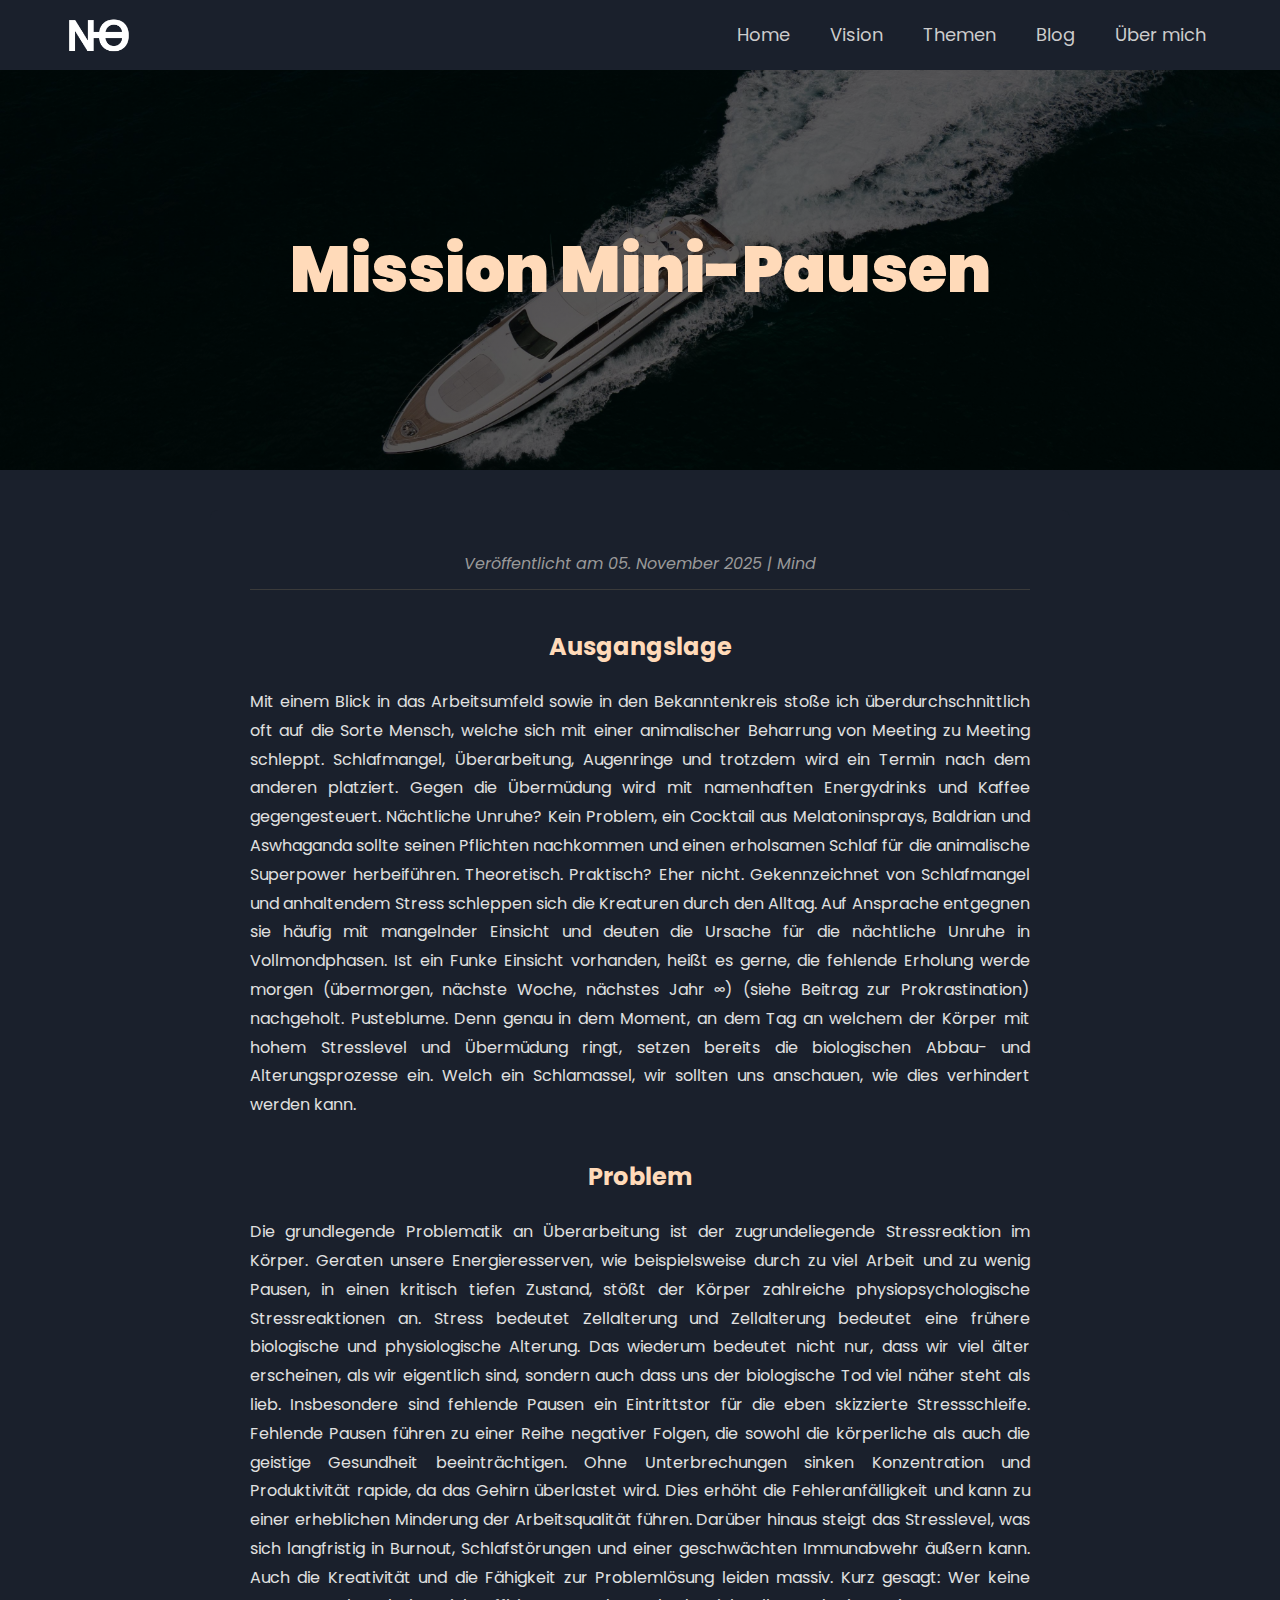
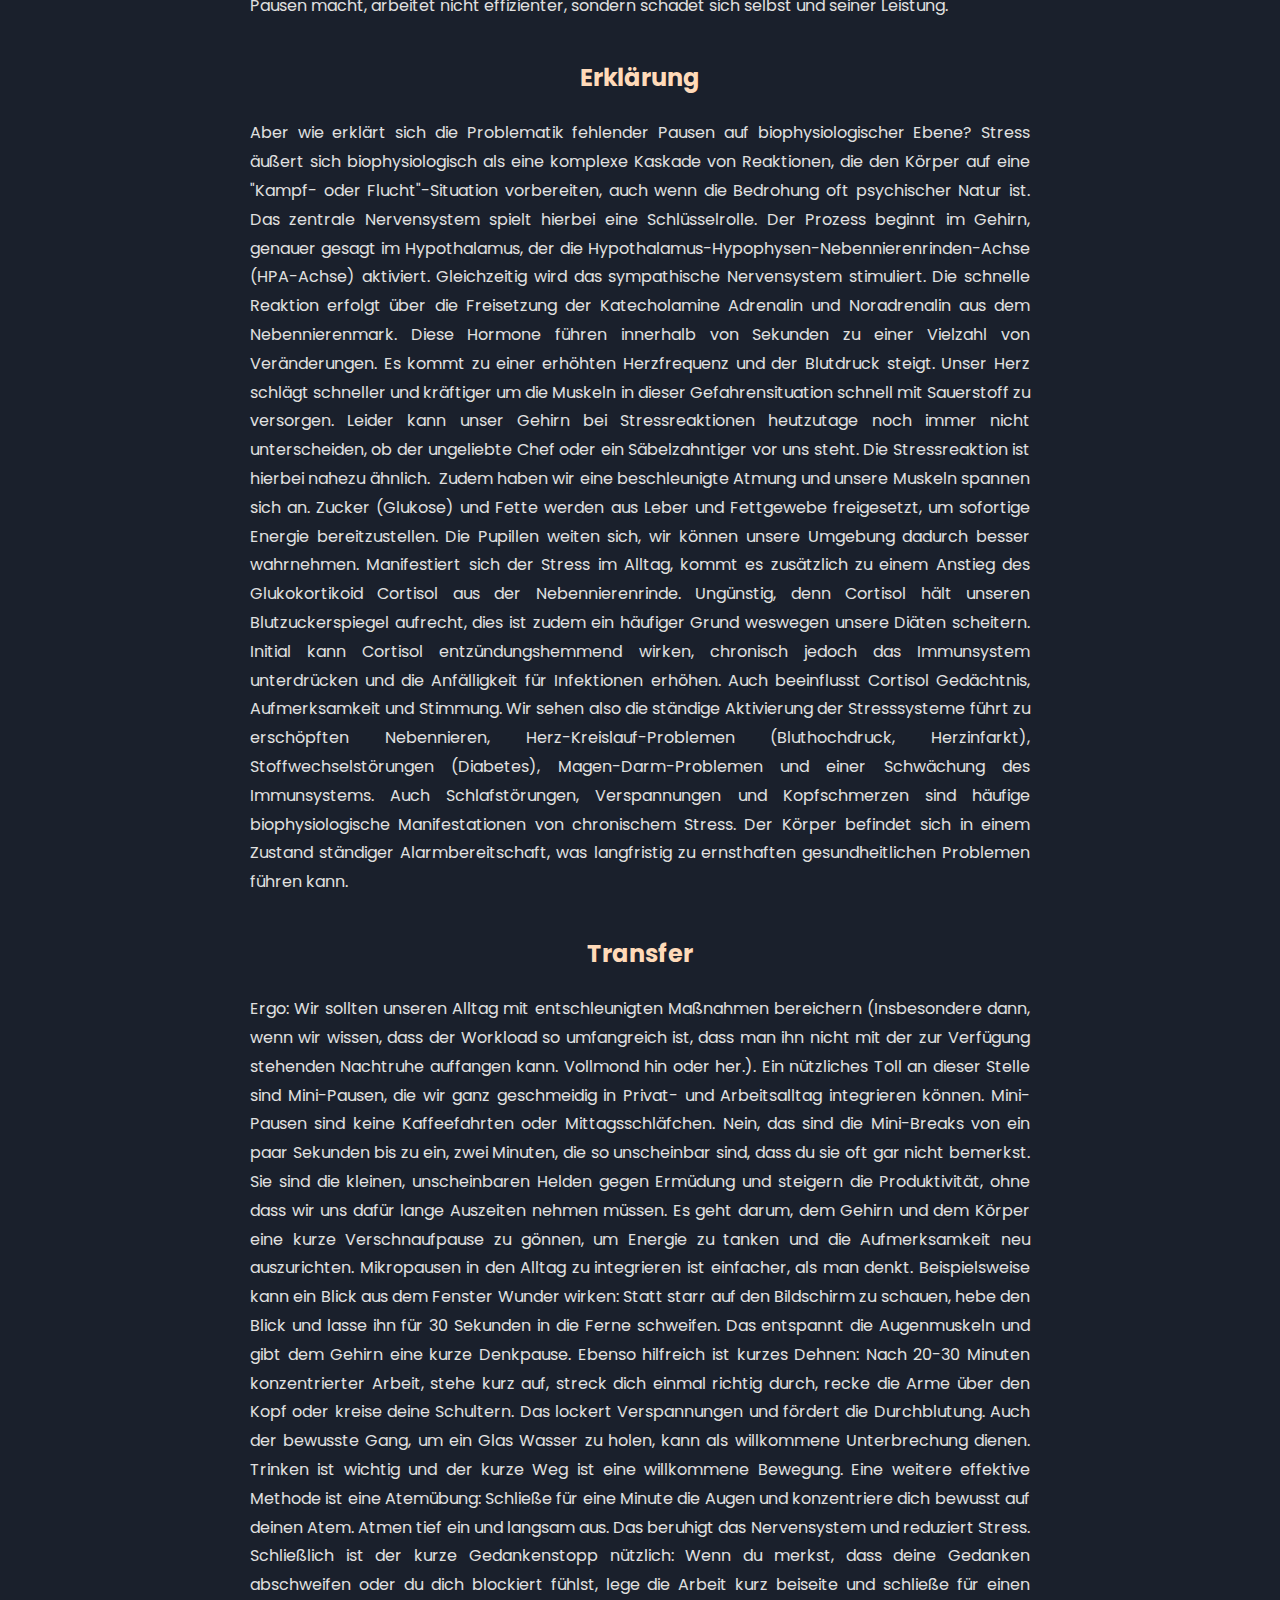
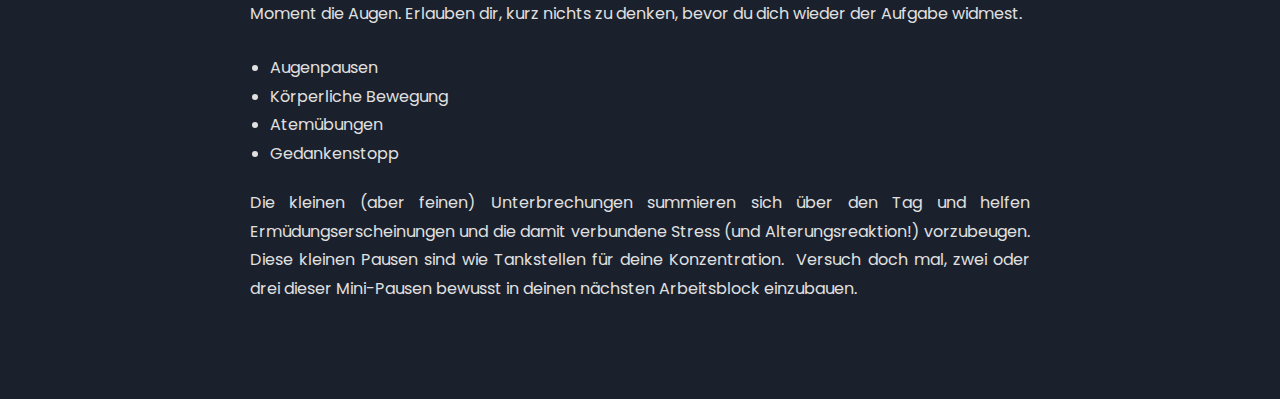
<file: b1.html>
<!DOCTYPE html>
<html lang="de">
<head>
    <meta charset="UTF-8">
    <meta name="viewport" content="width=device-width, initial-scale=1.0">
    <title>Mission Mini-Pausen</title>

    <link href="https://fonts.googleapis.com/css2?family=Poppins:wght@300;400;700;900&display=swap" rel="stylesheet">

    <style>
        * {
            margin: 0;
            padding: 0;
            box-sizing: border-box;
        }

        body {
            /* Dunkler Hintergrund und Poppins-Schriftart */
            font-family: 'Poppins', sans-serif;
            line-height: 1.8; 
            background-color: #1a202c; 
            color: #e0e0e0; 
        }

        a {
            color: #00bfff;
            text-decoration: none;
        }

        /* ------------------------------------- */
        /* Navigationsleiste (Menü oben rechts)  */
        /* ------------------------------------- */
        .navbar {
            background: #1a202c; 
            padding: 15px 5%;
            font-size: 1.125rem;
            font-family: 'Poppins', sans-serif;
            display: flex;
            justify-content: space-between; /* Logo links, Menü rechts */
            align-items: center;
            box-shadow: 0 4px 8px rgba(0, 0, 0, 0.4);
        }
        
        /* Desktop Menü Listen-Styling */
        .nav-menu ul {
            list-style: none;
            display: flex;
        }

        .nav-menu li {
            margin-left: 20px;
        }

        .nav-menu a {
            color: #ccc;
            font-weight: 400;
            padding: 5px 10px;
        }

        .nav-menu a:hover, .nav-menu a.active {
            color: peachpuff;
        }
        
        .logo {
            font-size: 1.5em;
            font-weight: 700;
            color: #fff;
        }

        /* ------------------------------------- */
        /* NEU: CSS für das Hamburger-Icon */
        /* ------------------------------------- */
        .hamburger-toggle {
            display: none; /* Standardmäßig auf Desktop ausgeblendet */
            background: none;
            border: none;
            font-size: 2em;
            color: #fff;
            cursor: pointer;
            z-index: 1000;
        }
        
        /* ------------------------------------- */
        /* KORRIGIERT: Mobil-Menü-Liste */
        /* ------------------------------------- */
        .nav-list-mobile {
            display: none; /* Standardmäßig ausgeblendet */
            flex-direction: column;
            align-items: center;
            
            /* Positionierung für Vollbild-Menü */
            position: fixed; 
            top: 0; 
            height: 100vh;
            left: 0; 
            width: 100%; 
            z-index: 999; 
            background-color: rgba(0, 0, 0, 0.95); /* Leicht dunkler als Header */
            padding-top: 80px; /* Platz für den Header/Logo lassen */
            padding-bottom: 1rem;
        }
        
        .nav-list-mobile.active {
            display: flex; /* Zeigt das Menü an, wenn aktiv */
        }
        
        .nav-list-mobile li {
            margin: 15px 0;
            list-style: none;
        }

        .nav-list-mobile a {
            color: peachpuff;
            font-size: 1.5em;
            padding: 10px 0;
        }
        
        /* ------------------------------------- */
        /* MEDIA QUERY: Sichtbarkeit regeln (ab 768px wird umgeschaltet) */
        /* ------------------------------------- */
        @media (max-width: 768px) {
            
            /* 1. Desktop-Menü verstecken */
            .nav-menu {
                display: none !important; 
            }
            
            /* 2. Hamburger-Icon anzeigen */
            .hamburger-toggle {
                display: block; 
            }
        }

        /* ------------------------------------- */
        /* Header Bild und Titel (Mitte, Groß)   */
        /* ------------------------------------- */
        .header-image-container {
            height: 400px;
            background: 
                /* Überlagerung: Dunkelt das Bild ab (Schwarz, 40% Deckkraft) */
                linear-gradient(rgba(0, 0, 0, 0.6), rgba(0, 0, 0, 0.6)), 
                /* !!! Bildpfad hier anpassen !!! */
                url('pics/b1.jpg') center center no-repeat;
            background-size: cover;
            display: flex;
            justify-content: center;
            font-family: 'Poppins', sans-serif;
            align-items: center;
            text-align: center;
            margin-bottom: 40px;
        }
        
        /* ------------------------------------------------ */
        /* Schriftgrößen-Anpassung für main-title */
        /* ------------------------------------------------ */
        .main-title {
            font-size: 4em; 
            color: peachpuff;
            font-family: 'Poppins', sans-serif;
            padding: 0 20px;
            font-weight: 900; 
            word-wrap: break-word; 
            overflow-wrap: break-word;
        }

        @media (max-width: 600px) {
            .main-title {
                font-size: 1.8em; /* Kleinere Schriftgröße für Handys */
                line-height: 1.1; 
                padding: 0 15px; 
            }
            /* Korrektur für h2 in Datenschutzerklärung (siehe frühere Konversation) */
            .section-title {
                font-size: 1.8em;
            }
        }
        /* ... (Rest der CSS-Styles) ... */
        
        .blog-container {
            width: auto; 
            margin: 30px auto; 
            padding: 0 20px;
            max-width: 900px; 
        }

        .blog-post {
            background: #1a202c; 
            padding: 40px;
            border-radius: 8px;
            text-align: center; 
        }

        .post-meta {
            color: #999;
            margin-bottom: 30px;
            font-style: italic;
            border-bottom: 1px solid #3a3a3a;
            padding-bottom: 10px;
            text-align: center;
        }

        .post-content {
            display: block; 
            max-width: 100%;
            text-align: left; 
        }

        .post-content p {
            margin-bottom: 25px;
            text-align: justify; 
        }

        .post-content h2 {
            color: peachpuff;
            margin-top: 35px;
            margin-bottom: 20px;
            text-align: center; 
        }

        .post-content ul {
            margin: 20px 0 20px 20px;
        }

        /* ------------------------------------- */
        /* Footer                                */
        /* ------------------------------------- */
        footer {
            text-align: center;
            padding: 20px;
            background: #1a202c;
            color: #999;
            margin-top: 40px;
        }
    </style>
</head>
<body>

    <header class="navbar">
        <img src="pics/Narco_Logo.PNG" width="70px" height="40px" alt="Firmenlogo" class="logo">
        
        <button class="hamburger-toggle" id="hamburger-toggle">
            &#9776; 
        </button>
        
        <nav class="nav-menu">
            <ul>
                <li><a href="index.html">Home</a></li>
                <li><a href="index.html#vision" data-page="vision" class="nav-link">Vision</a></li>
                <li><a href="index.html#themen" data-page="themen" class="nav-link">Themen</a></li>
                <li><a href="index.html#blog" data-page="blog" class="nav-link">Blog</a></li>
                <li><a href="index.html#about" data-page="ablut" class="nav-link">Über mich</a></li>
            </ul>
        </nav>
        
     <ul class="nav-list-mobile" id="nav-list-mobile">
    <li><a href="index.html" data-page="home" class="nav-link">Start</a></li>
    <li><a href="index.html#vision" data-page="vision" class="nav-link">Vision</a></li>
    <li><a href="index.html#themen" data-page="themen" class="nav-link">Themen</a></li>
    <li><a href="index.html#blog" data-page="blog" class="nav-link">Blog</a></li>
    <li><a href="index.html#about" data-page="about" class="nav-link">Über mich</a></li>
</ul>
        
    </header>
    <div class="header-image-container">
        <h1 class="main-title">Mission Mini-Pausen</h1>
    </div>

    <main class="blog-container">

        <article class="blog-post">
        <p class="post-meta">
                Veröffentlicht am <time datetime="2025-10-03">05. November 2025</time> | Mind
            </p>

            <section class="post-content">
                <h2>Ausgangslage</h2>
                <p>Mit einem Blick in das Arbeitsumfeld sowie in den Bekanntenkreis stoße ich überdurchschnittlich oft auf die Sorte Mensch, welche sich mit einer animalischer Beharrung von Meeting zu Meeting schleppt. Schlafmangel, Überarbeitung, Augenringe und trotzdem wird ein Termin nach dem anderen platziert. Gegen die Übermüdung wird mit namenhaften Energydrinks und Kaffee gegengesteuert. Nächtliche Unruhe? Kein Problem, ein Cocktail aus Melatoninsprays, Baldrian und Aswhaganda sollte seinen Pflichten nachkommen und einen erholsamen Schlaf für die animalische Superpower herbeiführen. Theoretisch. Praktisch? Eher nicht. Gekennzeichnet von Schlafmangel und anhaltendem Stress schleppen sich die Kreaturen durch den Alltag. Auf Ansprache entgegnen sie häufig mit mangelnder Einsicht und deuten die Ursache für die nächtliche Unruhe in Vollmondphasen. Ist ein Funke Einsicht vorhanden, heißt es gerne, die fehlende Erholung werde morgen (übermorgen, nächste Woche, nächstes Jahr ∞) (siehe Beitrag zur Prokrastination) nachgeholt. Pusteblume. Denn genau in dem Moment, an dem Tag an welchem der Körper mit hohem Stresslevel und Übermüdung ringt, setzen bereits die biologischen Abbau- und Alterungsprozesse ein. Welch ein Schlamassel, wir sollten uns anschauen, wie dies verhindert werden kann.</p>

                <h2>Problem</h2>
                <p>Die grundlegende Problematik an Überarbeitung ist der zugrundeliegende Stressreaktion im Körper. Geraten unsere Energieresserven, wie beispielsweise durch zu viel Arbeit und zu wenig Pausen, in einen kritisch tiefen Zustand, stößt der Körper zahlreiche physiopsychologische Stressreaktionen an. Stress bedeutet Zellalterung und Zellalterung bedeutet eine frühere biologische und physiologische Alterung. Das wiederum bedeutet nicht nur, dass wir viel älter erscheinen, als wir eigentlich sind, sondern auch dass uns der biologische Tod viel näher steht als lieb. Insbesondere sind fehlende Pausen ein Eintrittstor für die eben skizzierte Stressschleife. Fehlende Pausen führen zu einer Reihe negativer Folgen, die sowohl die körperliche als auch die geistige Gesundheit beeinträchtigen. Ohne Unterbrechungen sinken Konzentration und Produktivität rapide, da das Gehirn überlastet wird. Dies erhöht die Fehleranfälligkeit und kann zu einer erheblichen Minderung der Arbeitsqualität führen. Darüber hinaus steigt das Stresslevel, was sich langfristig in Burnout, Schlafstörungen und einer geschwächten Immunabwehr äußern kann. Auch die Kreativität und die Fähigkeit zur Problemlösung leiden massiv. Kurz gesagt: Wer keine Pausen macht, arbeitet nicht effizienter, sondern schadet sich selbst und seiner Leistung.</p>
                <h2>Erklärung</h2>
                <p>Aber wie erklärt sich die Problematik fehlender Pausen auf biophysiologischer Ebene? Stress äußert sich biophysiologisch als eine komplexe Kaskade von Reaktionen, die den Körper auf eine "Kampf- oder Flucht"-Situation vorbereiten, auch wenn die Bedrohung oft psychischer Natur ist. Das zentrale Nervensystem spielt hierbei eine Schlüsselrolle.
Der Prozess beginnt im Gehirn, genauer gesagt im Hypothalamus, der die Hypothalamus-Hypophysen-Nebennierenrinden-Achse (HPA-Achse) aktiviert. Gleichzeitig wird das sympathische Nervensystem stimuliert. Die schnelle Reaktion erfolgt über die Freisetzung der Katecholamine Adrenalin und Noradrenalin aus dem Nebennierenmark. Diese Hormone führen innerhalb von Sekunden zu einer Vielzahl von Veränderungen. Es kommt zu einer erhöhten Herzfrequenz und der Blutdruck steigt. Unser Herz schlägt schneller und kräftiger um die Muskeln in dieser Gefahrensituation schnell mit Sauerstoff zu versorgen. Leider kann unser Gehirn bei Stressreaktionen heutzutage noch immer nicht unterscheiden, ob der ungeliebte Chef oder ein Säbelzahntiger vor uns steht. Die Stressreaktion ist hierbei nahezu ähnlich.  Zudem haben wir eine beschleunigte Atmung und unsere Muskeln spannen sich an. Zucker (Glukose) und Fette werden aus Leber und Fettgewebe freigesetzt, um sofortige Energie bereitzustellen. Die Pupillen weiten sich, wir können unsere Umgebung dadurch besser wahrnehmen. Manifestiert sich der Stress im Alltag, kommt es zusätzlich zu einem Anstieg des Glukokortikoid Cortisol aus der Nebennierenrinde. Ungünstig, denn Cortisol hält unseren Blutzuckerspiegel aufrecht, dies ist zudem ein häufiger Grund weswegen unsere Diäten scheitern. Initial kann Cortisol entzündungshemmend wirken, chronisch jedoch das Immunsystem unterdrücken und die Anfälligkeit für Infektionen erhöhen. Auch beeinflusst Cortisol Gedächtnis, Aufmerksamkeit und Stimmung. Wir sehen also die ständige Aktivierung der Stresssysteme führt zu erschöpften Nebennieren, Herz-Kreislauf-Problemen (Bluthochdruck, Herzinfarkt), Stoffwechselstörungen (Diabetes), Magen-Darm-Problemen und einer Schwächung des Immunsystems. Auch Schlafstörungen, Verspannungen und Kopfschmerzen sind häufige biophysiologische Manifestationen von chronischem Stress. Der Körper befindet sich in einem Zustand ständiger Alarmbereitschaft, was langfristig zu ernsthaften gesundheitlichen Problemen führen kann.
</p>
                <h2>Transfer</h2>
<p>Ergo: Wir sollten unseren Alltag mit entschleunigten Maßnahmen bereichern (Insbesondere dann, wenn wir wissen, dass der Workload so umfangreich ist, dass man ihn nicht mit der zur Verfügung stehenden Nachtruhe auffangen kann. Vollmond hin oder her.). Ein nützliches Toll an dieser Stelle sind Mini-Pausen, die wir ganz geschmeidig in Privat- und Arbeitsalltag integrieren können. Mini-Pausen sind keine Kaffeefahrten oder Mittagsschläfchen. Nein, das sind die Mini-Breaks von ein paar Sekunden bis zu ein, zwei Minuten, die so unscheinbar sind, dass du sie oft gar nicht bemerkst. Sie sind die kleinen, unscheinbaren Helden gegen Ermüdung und steigern die Produktivität, ohne dass wir uns dafür lange Auszeiten nehmen müssen. Es geht darum, dem Gehirn und dem Körper eine kurze Verschnaufpause zu gönnen, um Energie zu tanken und die Aufmerksamkeit neu auszurichten. Mikropausen in den Alltag zu integrieren ist einfacher, als man denkt. Beispielsweise kann ein Blick aus dem Fenster Wunder wirken: Statt starr auf den Bildschirm zu schauen, hebe den Blick und lasse ihn für 30 Sekunden in die Ferne schweifen. Das entspannt die Augenmuskeln und gibt dem Gehirn eine kurze Denkpause. Ebenso hilfreich ist kurzes Dehnen: Nach 20-30 Minuten konzentrierter Arbeit, stehe kurz auf, streck dich einmal richtig durch, recke die Arme über den Kopf oder kreise deine Schultern. Das lockert Verspannungen und fördert die Durchblutung. Auch der bewusste Gang, um ein Glas Wasser zu holen, kann als willkommene Unterbrechung dienen. Trinken ist wichtig und der kurze Weg ist eine willkommene Bewegung. Eine weitere effektive Methode ist eine Atemübung: Schließe für eine Minute die Augen und konzentriere dich bewusst auf deinen Atem. Atmen tief ein und langsam aus. Das beruhigt das Nervensystem und reduziert Stress. Schließlich ist der kurze Gedankenstopp nützlich: Wenn du merkst, dass deine Gedanken abschweifen oder du dich blockiert fühlst, lege die Arbeit kurz beiseite und schließe für einen Moment die Augen. Erlauben dir, kurz nichts zu denken, bevor du dich wieder der Aufgabe widmest.
</p>
                <ul>
                    <li>Augenpausen</li>
                    <li>Körperliche Bewegung</li>
                    <li>Atemübungen</li>
                    <li>Gedankenstopp</li>
                </ul>

                <p>Die kleinen (aber feinen) Unterbrechungen summieren sich über den Tag und helfen Ermüdungserscheinungen und die damit verbundene Stress (und Alterungsreaktion!) vorzubeugen. Diese kleinen Pausen sind wie Tankstellen für deine Konzentration.  Versuch doch mal, zwei oder drei dieser Mini-Pausen bewusst in deinen nächsten Arbeitsblock einzubauen. </p>
            </section>

        </article>
        
    </main>
   <script>
    // Funktion zum Öffnen/Schließen des Menüs beim Klick auf das Hamburger-Icon
    document.getElementById('hamburger-toggle').addEventListener('click', function() {
        var mobileMenu = document.getElementById('nav-list-mobile');
        mobileMenu.classList.toggle('active');
    });

    // Funktion zum Schließen des Menüs nach dem Klick auf einen Link
    document.querySelectorAll('.nav-list-mobile a').forEach(item => {
        item.addEventListener('click', () => {
            var mobileMenu = document.getElementById('nav-list-mobile');
            // Menü schließen
            mobileMenu.classList.remove('active'); 
        });
    });
</script>
</body>
</html>
</file>
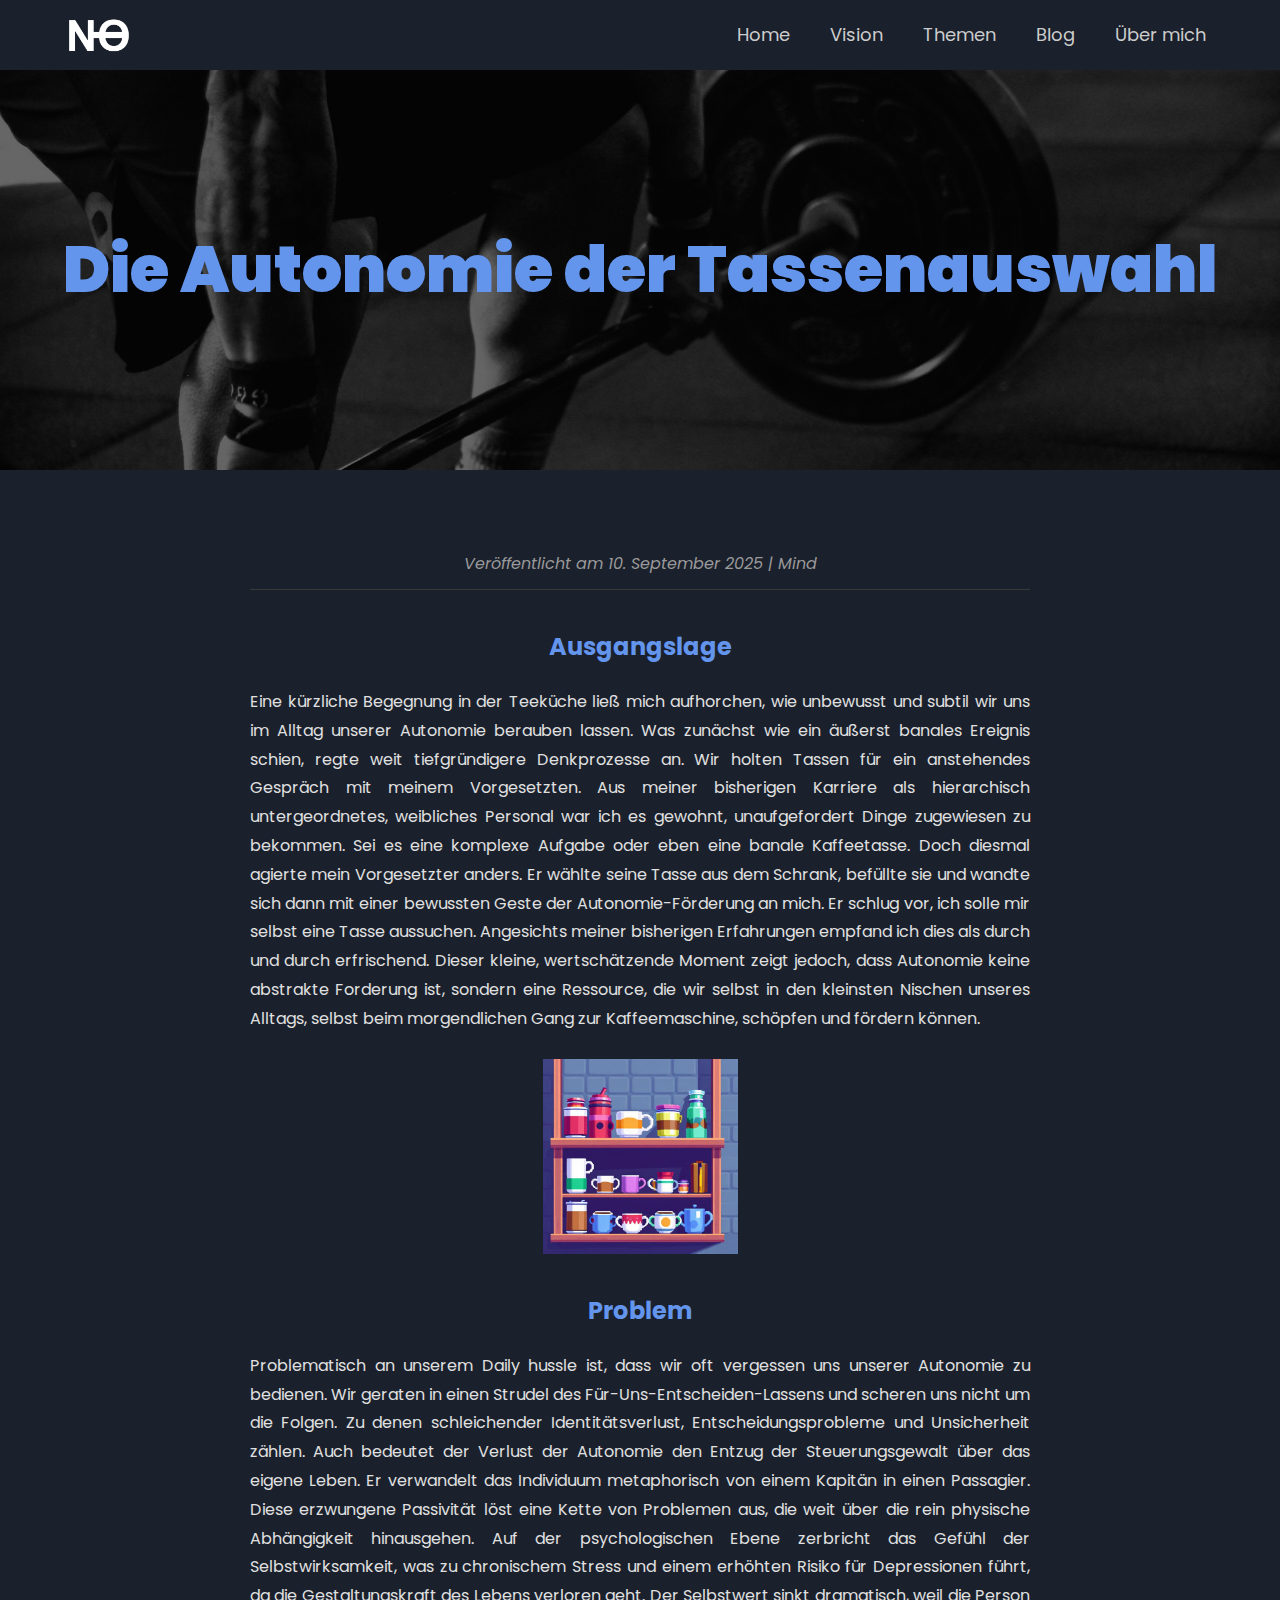
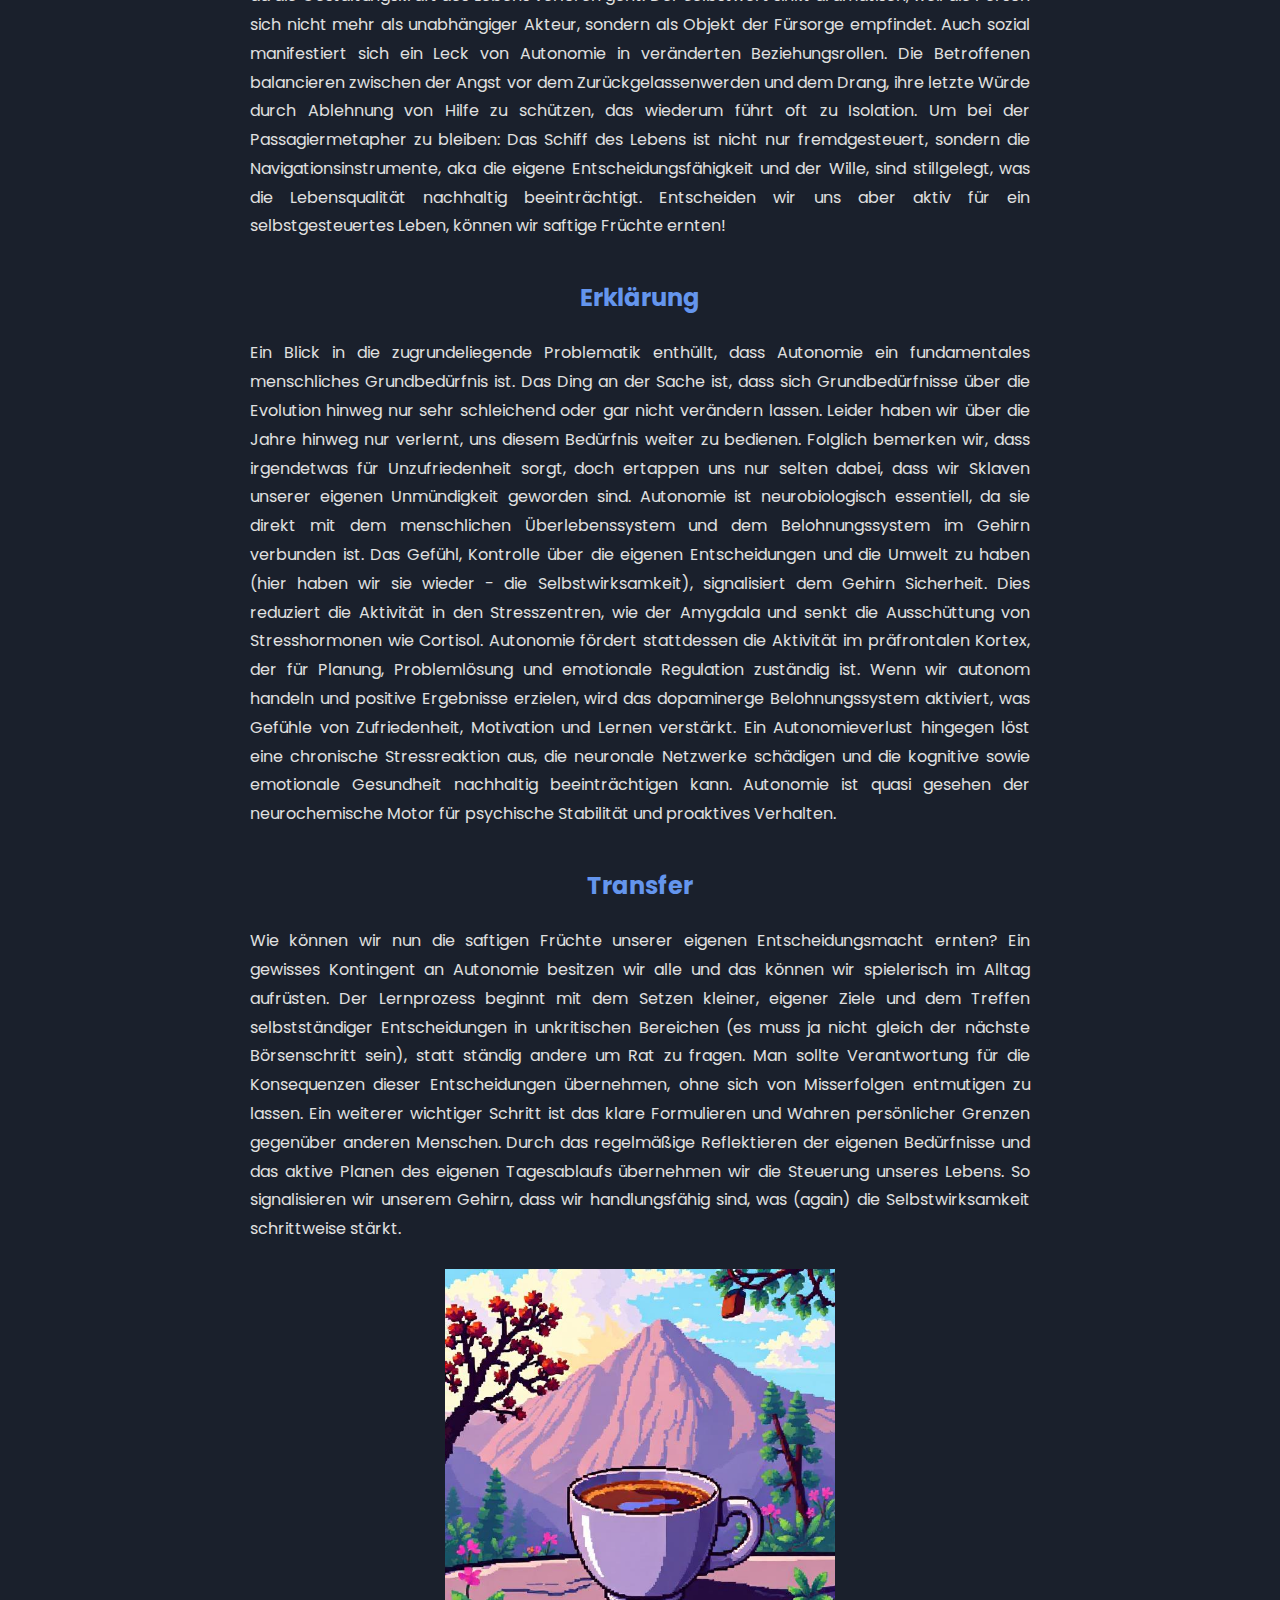
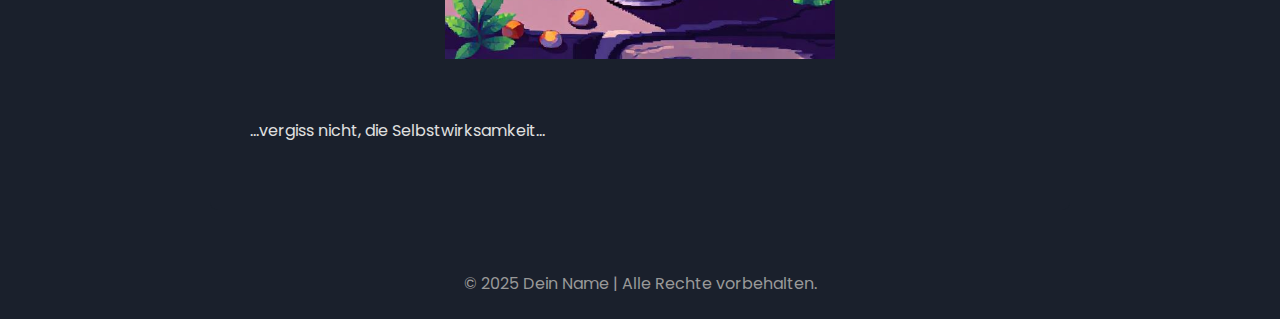
<file: b10.html>
<!DOCTYPE html>
<html lang="de">
<head>
    <meta charset="UTF-8">
    <meta name="viewport" content="width=device-width, initial-scale=1.0">
    <title>Die Autonomie der Tassenauswahl</title>

    <link href="https://fonts.googleapis.com/css2?family=Poppins:wght@300;400;700;900&display=swap" rel="stylesheet">

    <style>
        * {
            margin: 0;
            padding: 0;
            box-sizing: border-box;
        }

        body {
            /* Dunkler Hintergrund und Poppins-Schriftart */
            font-family: 'Poppins', sans-serif;
            line-height: 1.8; 
            background-color: #1a202c; 
            color: #e0e0e0; 
        }

        a {
            color: #00bfff;
            text-decoration: none;
        }

        /* ------------------------------------- */
        /* Navigationsleiste (Menü oben rechts)  */
        /* ------------------------------------- */
        .navbar {
            background: #1a202c; 
            padding: 15px 5%;
            font-size: 1.125rem;
             font-family: 'Poppins', sans-serif;
            display: flex;
            justify-content: space-between; /* Logo links, Menü rechts */
            align-items: center;
            box-shadow: 0 4px 8px rgba(0, 0, 0, 0.4);
        }

        /* HINWEIS: .h1 ist unnötig, da H1 bereits über .main-title gestylt wird */
        /* .h1 { font-size: 30px; } */ 

        .logo {
            font-size: 1.5em;
            font-weight: 700;
            color: #fff;
        }

        .nav-menu ul {
            list-style: none;
            display: flex;
        }

        .nav-menu li {
            margin-left: 20px;
        }

        .nav-menu a {
            color: #ccc;
            font-weight: 400;
            padding: 5px 10px;
        }

        .nav-menu a:hover, .nav-menu a.active {
            color: cornflowerblue;
        }


        /* ------------------------------------- */
        /* Header Bild und Titel (Mitte, Groß)   */
        /* ------------------------------------- */
        .header-image-container {
            height: 400px;
            background: 
                /* Überlagerung: Dunkelt das Bild ab (Schwarz, 40% Deckkraft) */
                linear-gradient(rgba(0, 0, 0, 0.6), rgba(0, 0, 0, 0.6)), 
                /* !!! Bildpfad hier anpassen !!! */
                url('pics/b10.jpg') center center no-repeat;
            background-size: cover;
            display: flex;
            justify-content: center;
             font-family: 'Poppins', sans-serif;
            align-items: center;
            text-align: center;
            margin-bottom: 40px;
        }

        .main-title {
            font-size: 4em; 
            color: cornflowerblue;
            font-family: 'Poppins', sans-serif;
            padding: 0 20px;
            font-weight: 900; 
            
        }

@media (max-width: 600px) {
    
    .main-title {
        /* 1. Schriftgröße radikal reduzieren */
        /* Reduziere die Größe auf einen Wert, der umbricht und passt */
        font-size: 1.5em; /* Oder 24px, je nachdem, was passt */
        line-height: 1.1; /* Engerer Zeilenabstand für bessere Kompaktheit */
        
        /* 2. Horizontalen Überlauf verhindern (falls er an den Rändern hängt) */
        /* Füge etwas horizontalen Innenabstand hinzu (optional) */
        padding: 0 15px; 
        
        /* 3. Sicherstellen, dass er sich an die Elternbreite hält */
        /* Falls der Titel über das Bild ragt, liegt es oft daran, dass der Container des Bildes nicht 100% der Breite einnimmt. */
        width: 100%; 
        box-sizing: border-box; 
    }
}
        /* ------------------------------------- */
        /* Blog Post Styling (Mittig & Blocksatz)*/
        /* ------------------------------------- */
        .blog-container {
            width: auto; 
            margin: 30px auto; /* Zentriert den Container */
            padding: 0 20px;
            max-width: 900px; /* HINZUFÜGT: Begrenzt die Breite für bessere Lesbarkeit */
        }

        .blog-post {
            background: #1a202c; 
            padding: 40px;
            border-radius: 8px;
            text-align: center; /* Zentriert den gesamten Inhalt */
        }

        .post-meta {
            color: #999;
            margin-bottom: 30px;
            font-style: italic;
            border-bottom: 1px solid #3a3a3a;
            padding-bottom: 10px;
            text-align: center;
        }

        .post-content {
            /* Stellt sicher, dass der Text linksbündig oder Blocksatz ist */
            display: block; /* ÄNDERUNG: 'inline-block' ist hier nicht nötig, 'block' ist sauberer */
            max-width: 100%;
            text-align: left; 
        }

        .post-content p {
            margin-bottom: 25px;
            /* Blocksatz */
            text-align: justify; 
        }

        .post-content h2 {
            color: cornflowerblue;
            margin-top: 35px;
            margin-bottom: 20px;
            text-align: center; 
        }

        .post-content ul {
            margin: 20px 0 20px 20px;
        }

        /* ------------------------------------- */
        /* Footer                                */
        /* ------------------------------------- */
        footer {
            text-align: center;
            padding: 20px;
            background: #1a202c;
            color: #999;
            margin-top: 40px;
        }
    </style>
</head>
<body>

    <header class="navbar">
       <img src="pics/Narco_Logo.PNG" width="70px" height="40px" alt="Firmenlogo" class="logo">
        <nav class="nav-menu">
            <ul>
                <li><a href="index.html">Home</a></li>
                <li><a href="index.html#vision" data-page="vision" class="nav-link">Vision</a></li>
                <li><a href="index.html#themen" data-page="themen" class="nav-link">Themen</a></li>
                <li><a href="index.html#blog" data-page="blog" class="nav-link">Blog</a></li>
                <li><a href="index.html#about" data-page="ablut" class="nav-link">Über mich</a></li>
            </ul>
        </nav>
    </header>

    <div class="header-image-container">
        <h1 class="main-title">Die Autonomie der Tassenauswahl   </h1>
    </div>

    <main class="blog-container">

        <article class="blog-post">

            <p class="post-meta">
                Veröffentlicht am <time datetime="2025-10-03">10. September 2025</time> | Mind
            </p>

            <section class="post-content">
                <h2>Ausgangslage</h2>
                <p>Eine kürzliche Begegnung in der Teeküche ließ mich aufhorchen, wie unbewusst und subtil wir uns im Alltag unserer Autonomie berauben lassen. Was zunächst wie ein äußerst banales Ereignis schien, regte weit tiefgründigere Denkprozesse an.
Wir holten Tassen für ein anstehendes Gespräch mit meinem Vorgesetzten. Aus meiner bisherigen Karriere als hierarchisch untergeordnetes, weibliches Personal war ich es gewohnt, unaufgefordert Dinge zugewiesen zu bekommen. Sei es eine komplexe Aufgabe oder eben eine banale Kaffeetasse. Doch diesmal agierte mein Vorgesetzter anders. Er wählte seine Tasse aus dem Schrank, befüllte sie und wandte sich dann mit einer bewussten Geste der Autonomie-Förderung an mich. Er schlug vor, ich solle mir selbst eine Tasse aussuchen.
Angesichts meiner bisherigen Erfahrungen empfand ich dies als durch und durch erfrischend. Dieser kleine, wertschätzende Moment zeigt jedoch, dass Autonomie keine abstrakte Forderung ist, sondern eine Ressource, die wir selbst in den kleinsten Nischen unseres Alltags, selbst beim morgendlichen Gang zur Kaffeemaschine, schöpfen und fördern können.</p>
                    
                    
                    <div style="text-align: center;"> <img 
        src="pics/b10_1.jpg" 
        alt="Kreativität"
        style="
            max-width: 25%; 
            height: auto; 
            display: block; 
            margin-left: auto; 
            margin-right: auto;
        ">
</div>   
                
                <h2>Problem</h2>
                <p>Problematisch an unserem Daily hussle ist, dass wir oft vergessen uns unserer Autonomie zu bedienen. Wir geraten in einen Strudel des Für-Uns-Entscheiden-Lassens und scheren uns nicht um die Folgen. Zu denen schleichender Identitätsverlust, Entscheidungsprobleme und Unsicherheit zählen.
 
Auch bedeutet der Verlust der Autonomie den Entzug der Steuerungsgewalt über das eigene Leben. Er verwandelt das Individuum metaphorisch von einem Kapitän in einen Passagier. Diese erzwungene Passivität löst eine Kette von Problemen aus, die weit über die rein physische Abhängigkeit hinausgehen.
Auf der psychologischen Ebene zerbricht das Gefühl der Selbstwirksamkeit, was zu chronischem Stress und einem erhöhten Risiko für Depressionen führt, da die Gestaltungskraft des Lebens verloren geht. Der Selbstwert sinkt dramatisch, weil die Person sich nicht mehr als unabhängiger Akteur, sondern als Objekt der Fürsorge empfindet. Auch sozial manifestiert sich ein Leck von Autonomie in veränderten Beziehungsrollen. Die Betroffenen balancieren zwischen der Angst vor dem Zurückgelassenwerden und dem Drang, ihre letzte Würde durch Ablehnung von Hilfe zu schützen, das wiederum führt oft zu Isolation. Um bei der Passagiermetapher zu bleiben: Das Schiff des Lebens ist nicht nur fremdgesteuert, sondern die Navigationsinstrumente, aka die eigene Entscheidungsfähigkeit und der Wille, sind stillgelegt, was die Lebensqualität nachhaltig beeinträchtigt. Entscheiden wir uns aber aktiv für ein selbstgesteuertes Leben, können wir saftige Früchte ernten!
 </p>
                    
                    
                    <h2>Erklärung</h2>
<p>Ein Blick in die zugrundeliegende Problematik enthüllt, dass Autonomie ein fundamentales menschliches Grundbedürfnis ist. Das Ding an der Sache ist, dass sich Grundbedürfnisse über die Evolution hinweg nur sehr schleichend oder gar nicht verändern lassen. Leider haben wir über die Jahre hinweg nur verlernt, uns diesem Bedürfnis weiter zu bedienen. Folglich bemerken wir, dass irgendetwas für Unzufriedenheit sorgt, doch ertappen uns nur selten dabei, dass wir Sklaven unserer eigenen Unmündigkeit geworden sind.
Autonomie ist neurobiologisch essentiell, da sie direkt mit dem menschlichen Überlebenssystem und dem Belohnungssystem im Gehirn verbunden ist. Das Gefühl, Kontrolle über die eigenen Entscheidungen und die Umwelt zu haben (hier haben wir sie wieder - die Selbstwirksamkeit), signalisiert dem Gehirn Sicherheit. Dies reduziert die Aktivität in den Stresszentren, wie der Amygdala und senkt die Ausschüttung von Stresshormonen wie Cortisol. Autonomie fördert stattdessen die Aktivität im präfrontalen Kortex, der für Planung, Problemlösung und emotionale Regulation zuständig ist. Wenn wir autonom handeln und positive Ergebnisse erzielen, wird das dopaminerge Belohnungssystem aktiviert, was Gefühle von Zufriedenheit, Motivation und Lernen verstärkt. Ein Autonomieverlust hingegen löst eine chronische Stressreaktion aus, die neuronale Netzwerke schädigen und die kognitive sowie emotionale Gesundheit nachhaltig beeinträchtigen kann. Autonomie ist quasi gesehen der neurochemische Motor für psychische Stabilität und proaktives Verhalten.</p>
    
    
    <h2>Transfer</h2>
<p>Wie können wir nun die saftigen Früchte unserer eigenen Entscheidungsmacht ernten? Ein gewisses Kontingent an Autonomie besitzen wir alle und das können wir spielerisch im Alltag aufrüsten.
Der Lernprozess beginnt mit dem Setzen kleiner, eigener Ziele und dem Treffen selbstständiger Entscheidungen in unkritischen Bereichen (es muss ja nicht gleich der nächste Börsenschritt sein), statt ständig andere um Rat zu fragen. Man sollte Verantwortung für die Konsequenzen dieser Entscheidungen übernehmen, ohne sich von Misserfolgen entmutigen zu lassen. Ein weiterer wichtiger Schritt ist das klare Formulieren und Wahren persönlicher Grenzen gegenüber anderen Menschen. Durch das regelmäßige Reflektieren der eigenen Bedürfnisse und das aktive Planen des eigenen Tagesablaufs übernehmen wir die Steuerung unseres Lebens. So signalisieren wir unserem Gehirn, dass wir handlungsfähig sind, was (again) die Selbstwirksamkeit schrittweise stärkt.</p>


    <div style="text-align: center;"> <img 
        src="pics/b10_2.jpg" 
        alt="Kreativität"
        style="
            max-width: 50%; 
            height: auto; 
            display: block; 
            margin-left: auto; 
            margin-right: auto;
        ">
</div>

                <p><br><br>...vergiss nicht, die Selbstwirksamkeit... </p>
            </section>

        </article>

    </main>

    <footer>
        <p>&copy; 2025 Dein Name | Alle Rechte vorbehalten.</p>
    </footer>

</body>
</file>
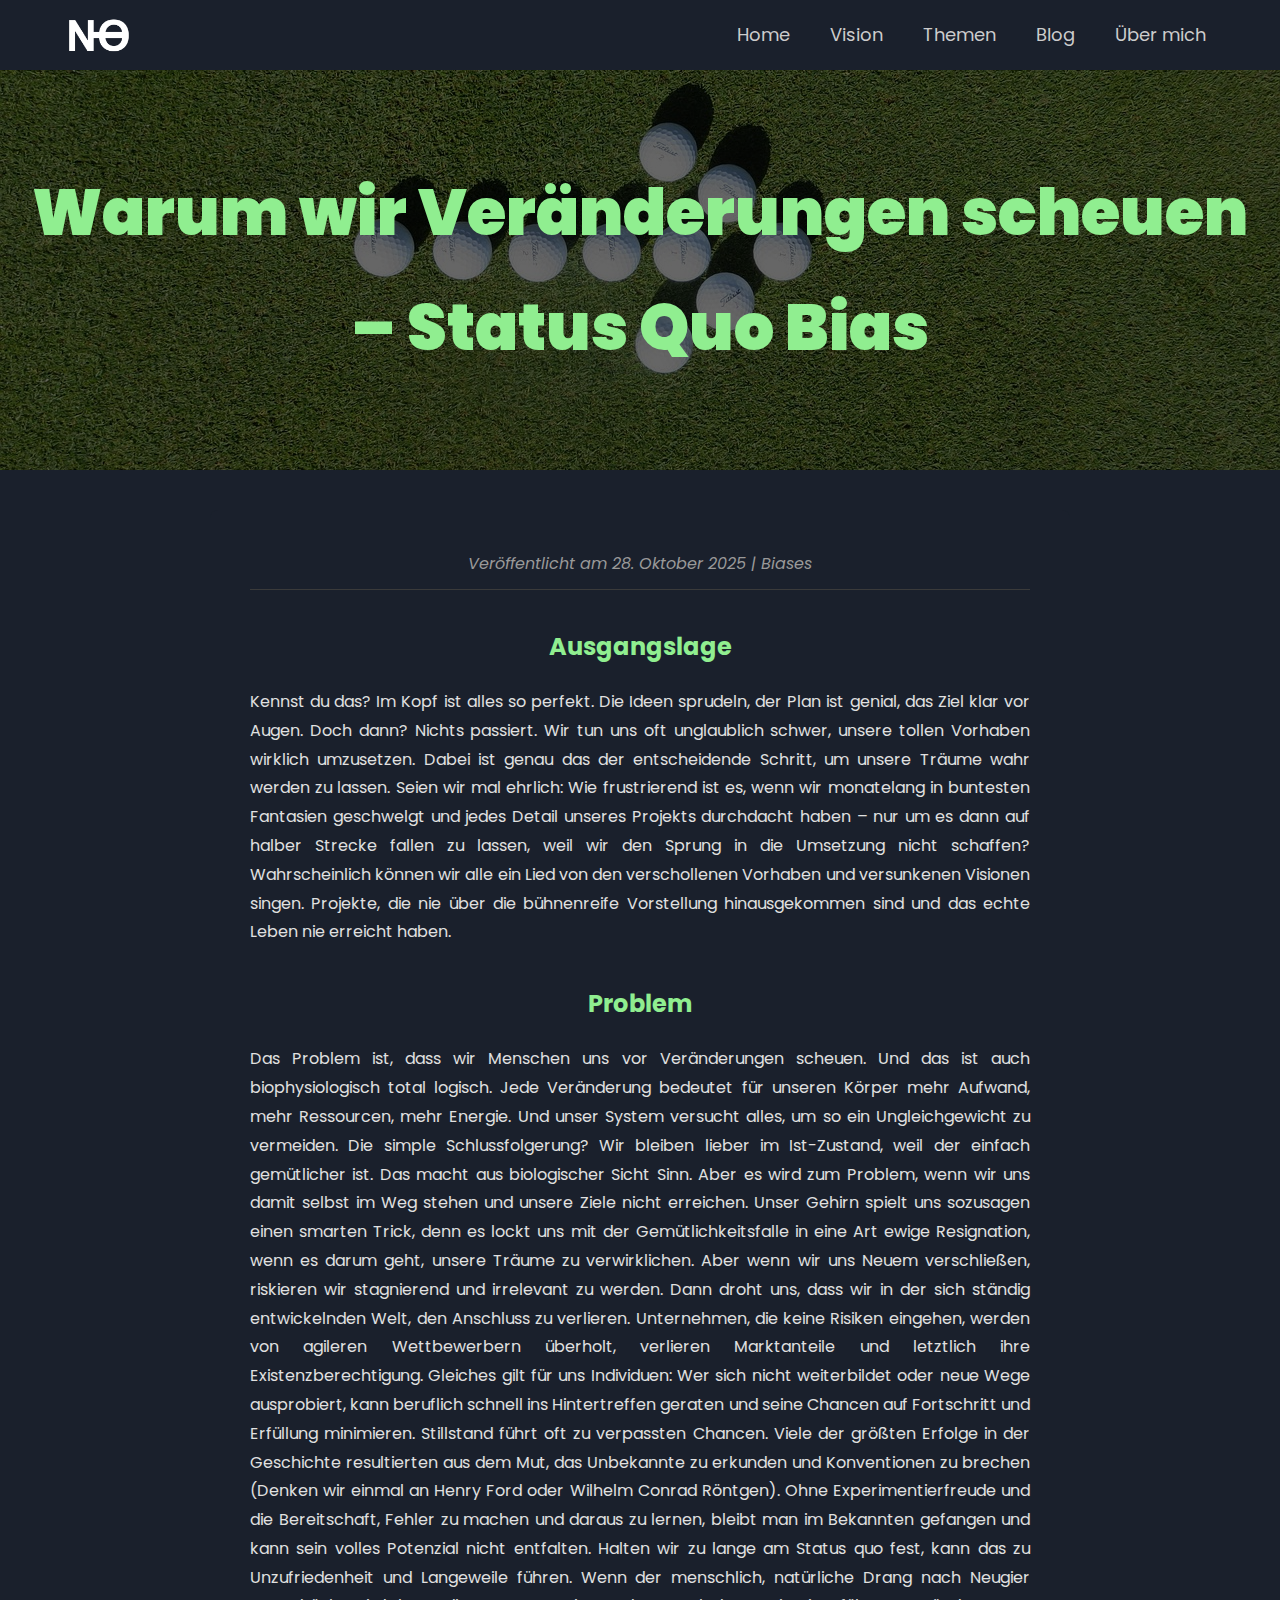
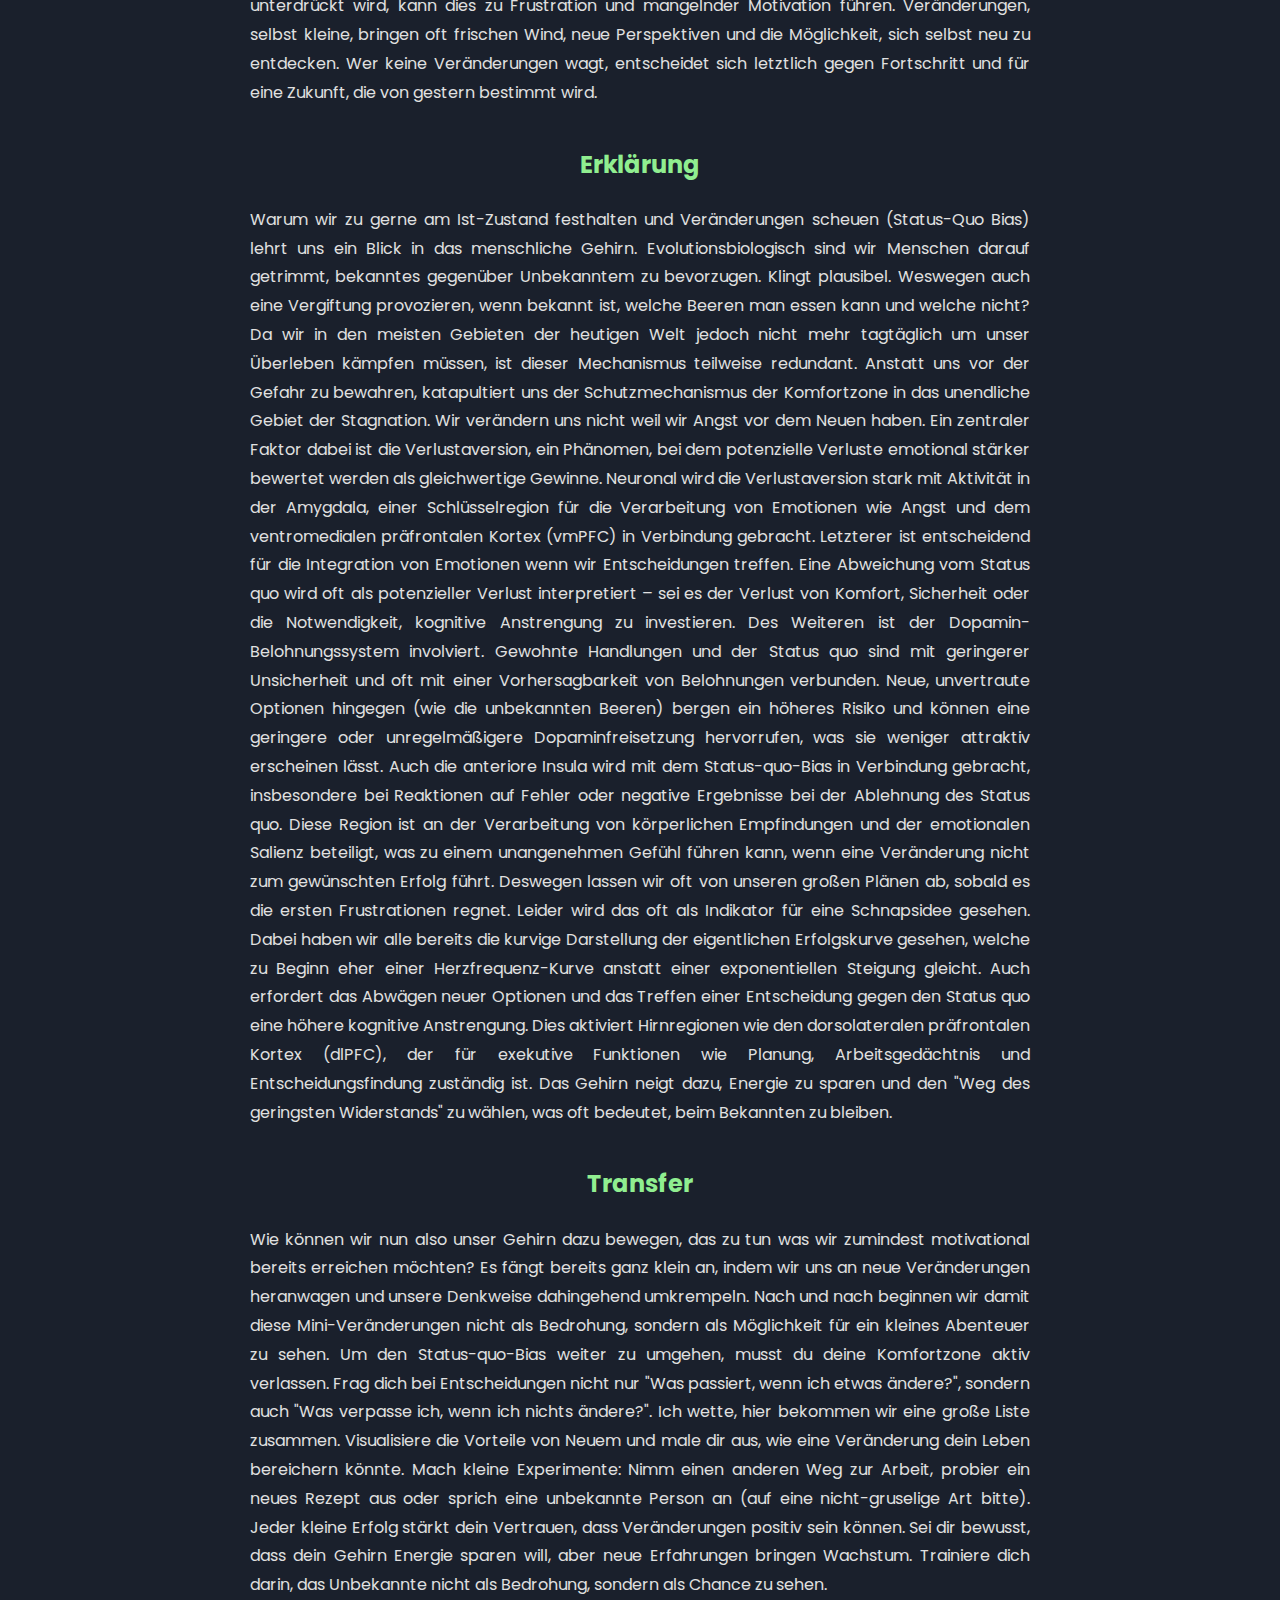
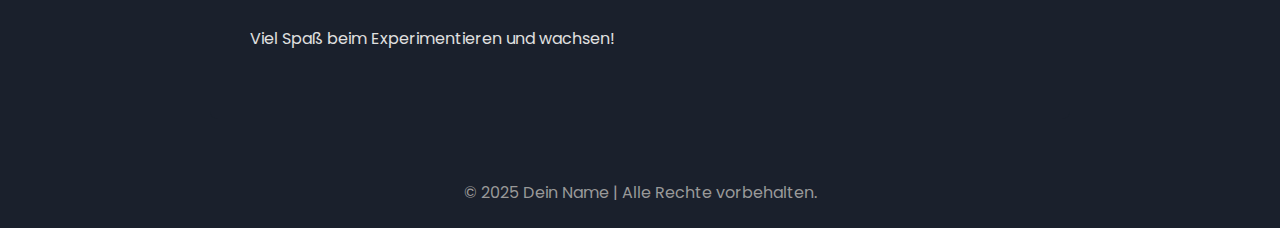
<file: b2.html>
<!DOCTYPE html>
<html lang="de">
<head>
    <meta charset="UTF-8">
    <meta name="viewport" content="width=device-width, initial-scale=1.0">
    <title>Warum wir Veränderungen scheuen – Status Quo Bias</title>

    <link href="https://fonts.googleapis.com/css2?family=Poppins:wght@300;400;700;900&display=swap" rel="stylesheet">

    <style>
        * {
            margin: 0;
            padding: 0;
            box-sizing: border-box;
        }

        body {
            /* Dunkler Hintergrund und Poppins-Schriftart */
            font-family: 'Poppins', sans-serif;
            line-height: 1.8; 
            background-color: #1a202c; 
            color: #e0e0e0; 
        }

        a {
            color: #00bfff;
            text-decoration: none;
        }

        /* ------------------------------------- */
        /* Navigationsleiste (Menü oben rechts)  */
        /* ------------------------------------- */
        .navbar {
            background: #1a202c; 
            padding: 15px 5%;
            font-size: 1.125rem;
             font-family: 'Poppins', sans-serif;
            display: flex;
            justify-content: space-between; /* Logo links, Menü rechts */
            align-items: center;
            box-shadow: 0 4px 8px rgba(0, 0, 0, 0.4);
        }

        /* HINWEIS: .h1 ist unnötig, da H1 bereits über .main-title gestylt wird */
        /* .h1 { font-size: 30px; } */ 

        .logo {
            font-size: 1.5em;
            font-weight: 700;
            color: #fff;
        }

        .nav-menu ul {
            list-style: none;
            display: flex;
        }

        .nav-menu li {
            margin-left: 20px;
        }

        .nav-menu a {
            color: #ccc;
            font-weight: 400;
            padding: 5px 10px;
        }

        .nav-menu a:hover, .nav-menu a.active {
            color: lightgreen;
        }


        /* ------------------------------------- */
        /* Header Bild und Titel (Mitte, Groß)   */
        /* ------------------------------------- */
        .header-image-container {
            height: 400px;
            background: 
                /* Überlagerung: Dunkelt das Bild ab (Schwarz, 40% Deckkraft) */
                linear-gradient(rgba(0, 0, 0, 0.6), rgba(0, 0, 0, 0.6)), 
                /* !!! Bildpfad hier anpassen !!! */
                url('pics/b2\ prof.jpg') center center no-repeat;
            background-size: cover;
            display: flex;
            justify-content: center;
             font-family: 'Poppins', sans-serif;
            align-items: center;
            text-align: center;
            margin-bottom: 40px;
        }

        .main-title {
            font-size: 4em; 
            color: lightgreen;
            font-family: 'Poppins', sans-serif;
            padding: 0 20px;
            font-weight: 900; 
            
        }


        /* ------------------------------------- */
        /* Blog Post Styling (Mittig & Blocksatz)*/
        /* ------------------------------------- */
        .blog-container {
            width: auto; 
            margin: 30px auto; /* Zentriert den Container */
            padding: 0 20px;
            max-width: 900px; /* HINZUFÜGT: Begrenzt die Breite für bessere Lesbarkeit */
        }

        .blog-post {
            background: #1a202c; 
            padding: 40px;
            border-radius: 8px;
            text-align: center; /* Zentriert den gesamten Inhalt */
        }

        .post-meta {
            color: #999;
            margin-bottom: 30px;
            font-style: italic;
            border-bottom: 1px solid #3a3a3a;
            padding-bottom: 10px;
            text-align: center;
        }

        .post-content {
            /* Stellt sicher, dass der Text linksbündig oder Blocksatz ist */
            display: block; /* ÄNDERUNG: 'inline-block' ist hier nicht nötig, 'block' ist sauberer */
            max-width: 100%;
            text-align: left; 
        }

        .post-content p {
            margin-bottom: 25px;
            /* Blocksatz */
            text-align: justify; 
        }

        .post-content h2 {
            color: lightgreen;
            margin-top: 35px;
            margin-bottom: 20px;
            text-align: center; 
        }

        .post-content ul {
            margin: 20px 0 20px 20px;
        }

        /* ------------------------------------- */
        /* Footer                                */
        /* ------------------------------------- */
        footer {
            text-align: center;
            padding: 20px;
            background: #1a202c;
            color: #999;
            margin-top: 40px;
        }
    </style>
</head>
<body>

    <header class="navbar">
       <img src="pics/Narco_Logo.PNG" width="70px" height="40px" alt="Firmenlogo" class="logo">
        <nav class="nav-menu">
            <ul>
                <li><a href="index.html">Home</a></li>
                <li><a href="index.html #vision" data-page="vision" class="nav-link">Vision</a></li>
                <li><a href="index.html #themen" data-page="themen" class="nav-link">Themen</a></li>
                <li><a href="index.html #blog" data-page="blog" class="nav-link">Blog</a></li>
                <li><a href="index.html #about" data-page="ablut" class="nav-link">Über mich</a></li>
            </ul>
        </nav>
    </header>

    <div class="header-image-container">
        <h1 class="main-title">Warum wir Veränderungen scheuen – Status Quo Bias</h1>
    </div>

    <main class="blog-container">

        <article class="blog-post">

            <p class="post-meta">
                Veröffentlicht am <time datetime="2025-10-03">28. Oktober 2025</time> | Biases
            </p>

            <section class="post-content">
                <h2>Ausgangslage</h2>
                <p>Kennst du das? Im Kopf ist alles so perfekt. Die Ideen sprudeln, der Plan ist genial, das Ziel klar vor Augen. Doch dann? Nichts passiert. Wir tun uns oft unglaublich schwer, unsere tollen Vorhaben wirklich umzusetzen. Dabei ist genau das der entscheidende Schritt, um unsere Träume wahr werden zu lassen. Seien wir mal ehrlich: Wie frustrierend ist es, wenn wir monatelang in buntesten Fantasien geschwelgt und jedes Detail unseres Projekts durchdacht haben – nur um es dann auf halber Strecke fallen zu lassen, weil wir den Sprung in die Umsetzung nicht schaffen? Wahrscheinlich können wir alle ein Lied von den verschollenen Vorhaben und versunkenen Visionen singen. Projekte, die nie über die bühnenreife Vorstellung hinausgekommen sind und das echte Leben nie erreicht haben. </p>
                <h2>Problem</h2>
                <p>Das Problem ist, dass wir Menschen uns vor Veränderungen scheuen. Und das ist auch biophysiologisch total logisch. Jede Veränderung bedeutet für unseren Körper mehr Aufwand, mehr Ressourcen, mehr Energie. Und unser System versucht alles, um so ein Ungleichgewicht zu vermeiden. Die simple Schlussfolgerung? Wir bleiben lieber im Ist-Zustand, weil der einfach gemütlicher ist. Das macht aus biologischer Sicht Sinn. Aber es wird zum Problem, wenn wir uns damit selbst im Weg stehen und unsere Ziele nicht erreichen. Unser Gehirn spielt uns sozusagen einen smarten Trick, denn es lockt uns mit der Gemütlichkeitsfalle in eine Art ewige Resignation, wenn es darum geht, unsere Träume zu verwirklichen. Aber wenn wir uns Neuem verschließen, riskieren wir stagnierend und irrelevant zu werden. Dann droht uns, dass wir in der sich ständig entwickelnden Welt, den Anschluss zu verlieren. Unternehmen, die keine Risiken eingehen, werden von agileren Wettbewerbern überholt, verlieren Marktanteile und letztlich ihre Existenzberechtigung. Gleiches gilt für uns Individuen: Wer sich nicht weiterbildet oder neue Wege ausprobiert, kann beruflich schnell ins Hintertreffen geraten und seine Chancen auf Fortschritt und Erfüllung minimieren. Stillstand führt oft zu verpassten Chancen. Viele der größten Erfolge in der Geschichte resultierten aus dem Mut, das Unbekannte zu erkunden und Konventionen zu brechen (Denken wir einmal an Henry Ford oder Wilhelm Conrad Röntgen). Ohne Experimentierfreude und die Bereitschaft, Fehler zu machen und daraus zu lernen, bleibt man im Bekannten gefangen und kann sein volles Potenzial nicht entfalten. Halten wir zu lange am Status quo fest, kann das zu Unzufriedenheit und Langeweile führen. Wenn der menschlich, natürliche Drang nach Neugier unterdrückt wird, kann dies zu Frustration und mangelnder Motivation führen. Veränderungen, selbst kleine, bringen oft frischen Wind, neue Perspektiven und die Möglichkeit, sich selbst neu zu entdecken. Wer keine Veränderungen wagt, entscheidet sich letztlich gegen Fortschritt und für eine Zukunft, die von gestern bestimmt wird.</p> 
                 <h2>Erklärung</h2>
                <p>Warum wir zu gerne am Ist-Zustand festhalten und Veränderungen scheuen (Status-Quo Bias) lehrt uns ein Blick in das menschliche Gehirn. Evolutionsbiologisch sind wir Menschen darauf getrimmt, bekanntes gegenüber Unbekanntem zu bevorzugen. Klingt plausibel. Weswegen auch eine Vergiftung provozieren, wenn bekannt ist, welche Beeren man essen kann und welche nicht? Da wir in den meisten Gebieten der heutigen Welt jedoch nicht mehr tagtäglich um unser Überleben kämpfen müssen, ist dieser Mechanismus teilweise redundant. Anstatt uns vor der Gefahr zu bewahren, katapultiert uns der Schutzmechanismus der Komfortzone in das unendliche Gebiet der Stagnation. Wir verändern uns nicht weil wir Angst vor dem Neuen haben. Ein zentraler Faktor dabei ist die Verlustaversion, ein Phänomen, bei dem potenzielle Verluste emotional stärker bewertet werden als gleichwertige Gewinne. Neuronal wird die Verlustaversion stark mit Aktivität in der Amygdala, einer Schlüsselregion für die Verarbeitung von Emotionen wie Angst und dem ventromedialen präfrontalen Kortex (vmPFC) in Verbindung gebracht. Letzterer ist entscheidend für die Integration von Emotionen wenn wir Entscheidungen treffen. Eine Abweichung vom Status quo wird oft als potenzieller Verlust interpretiert – sei es der Verlust von Komfort, Sicherheit oder die Notwendigkeit, kognitive Anstrengung zu investieren. Des Weiteren ist der Dopamin-Belohnungssystem involviert. Gewohnte Handlungen und der Status quo sind mit geringerer Unsicherheit und oft mit einer Vorhersagbarkeit von Belohnungen verbunden. Neue, unvertraute Optionen hingegen (wie die unbekannten Beeren) bergen ein höheres Risiko und können eine geringere oder unregelmäßigere Dopaminfreisetzung hervorrufen, was sie weniger attraktiv erscheinen lässt. Auch die anteriore Insula wird mit dem Status-quo-Bias in Verbindung gebracht, insbesondere bei Reaktionen auf Fehler oder negative Ergebnisse bei der Ablehnung des Status quo. Diese Region ist an der Verarbeitung von körperlichen Empfindungen und der emotionalen Salienz beteiligt, was zu einem unangenehmen Gefühl führen kann, wenn eine Veränderung nicht zum gewünschten Erfolg führt. Deswegen lassen wir oft von unseren großen Plänen ab, sobald es die ersten Frustrationen regnet. Leider wird das oft als Indikator für eine Schnapsidee gesehen. Dabei haben wir alle bereits die kurvige Darstellung der eigentlichen Erfolgskurve gesehen, welche zu Beginn eher einer Herzfrequenz-Kurve anstatt einer exponentiellen Steigung gleicht. Auch erfordert das Abwägen neuer Optionen und das Treffen einer Entscheidung gegen den Status quo eine höhere kognitive Anstrengung. Dies aktiviert Hirnregionen wie den dorsolateralen präfrontalen Kortex (dlPFC), der für exekutive Funktionen wie Planung, Arbeitsgedächtnis und Entscheidungsfindung zuständig ist. Das Gehirn neigt dazu, Energie zu sparen und den "Weg des geringsten Widerstands" zu wählen, was oft bedeutet, beim Bekannten zu bleiben.</p>
                <h2>Transfer</h2>
<p>Wie können wir nun also unser Gehirn dazu bewegen, das zu tun was wir zumindest motivational bereits erreichen möchten? Es fängt bereits ganz klein an, indem wir uns an neue Veränderungen heranwagen und unsere Denkweise dahingehend umkrempeln. Nach und nach beginnen wir damit diese Mini-Veränderungen nicht als Bedrohung, sondern als Möglichkeit für ein kleines Abenteuer zu sehen. Um den Status-quo-Bias weiter zu umgehen, musst du deine Komfortzone aktiv verlassen. Frag dich bei Entscheidungen nicht nur "Was passiert, wenn ich etwas ändere?", sondern auch "Was verpasse ich, wenn ich nichts ändere?". Ich wette, hier bekommen wir eine große Liste zusammen. Visualisiere die Vorteile von Neuem und male dir aus, wie eine Veränderung dein Leben bereichern könnte. Mach kleine Experimente: Nimm einen anderen Weg zur Arbeit, probier ein neues Rezept aus oder sprich eine unbekannte Person an (auf eine nicht-gruselige Art bitte). Jeder kleine Erfolg stärkt dein Vertrauen, dass Veränderungen positiv sein können. Sei dir bewusst, dass dein Gehirn Energie sparen will, aber neue Erfahrungen bringen Wachstum. Trainiere dich darin, das Unbekannte nicht als Bedrohung, sondern als Chance zu sehen.</p>
               

                <p>Viel Spaß beim Experimentieren und wachsen! </p>
            </section>

        </article>

    </main>

    <footer>
        <p>&copy; 2025 Dein Name | Alle Rechte vorbehalten.</p>
    </footer>

</body>
</html>
</file>
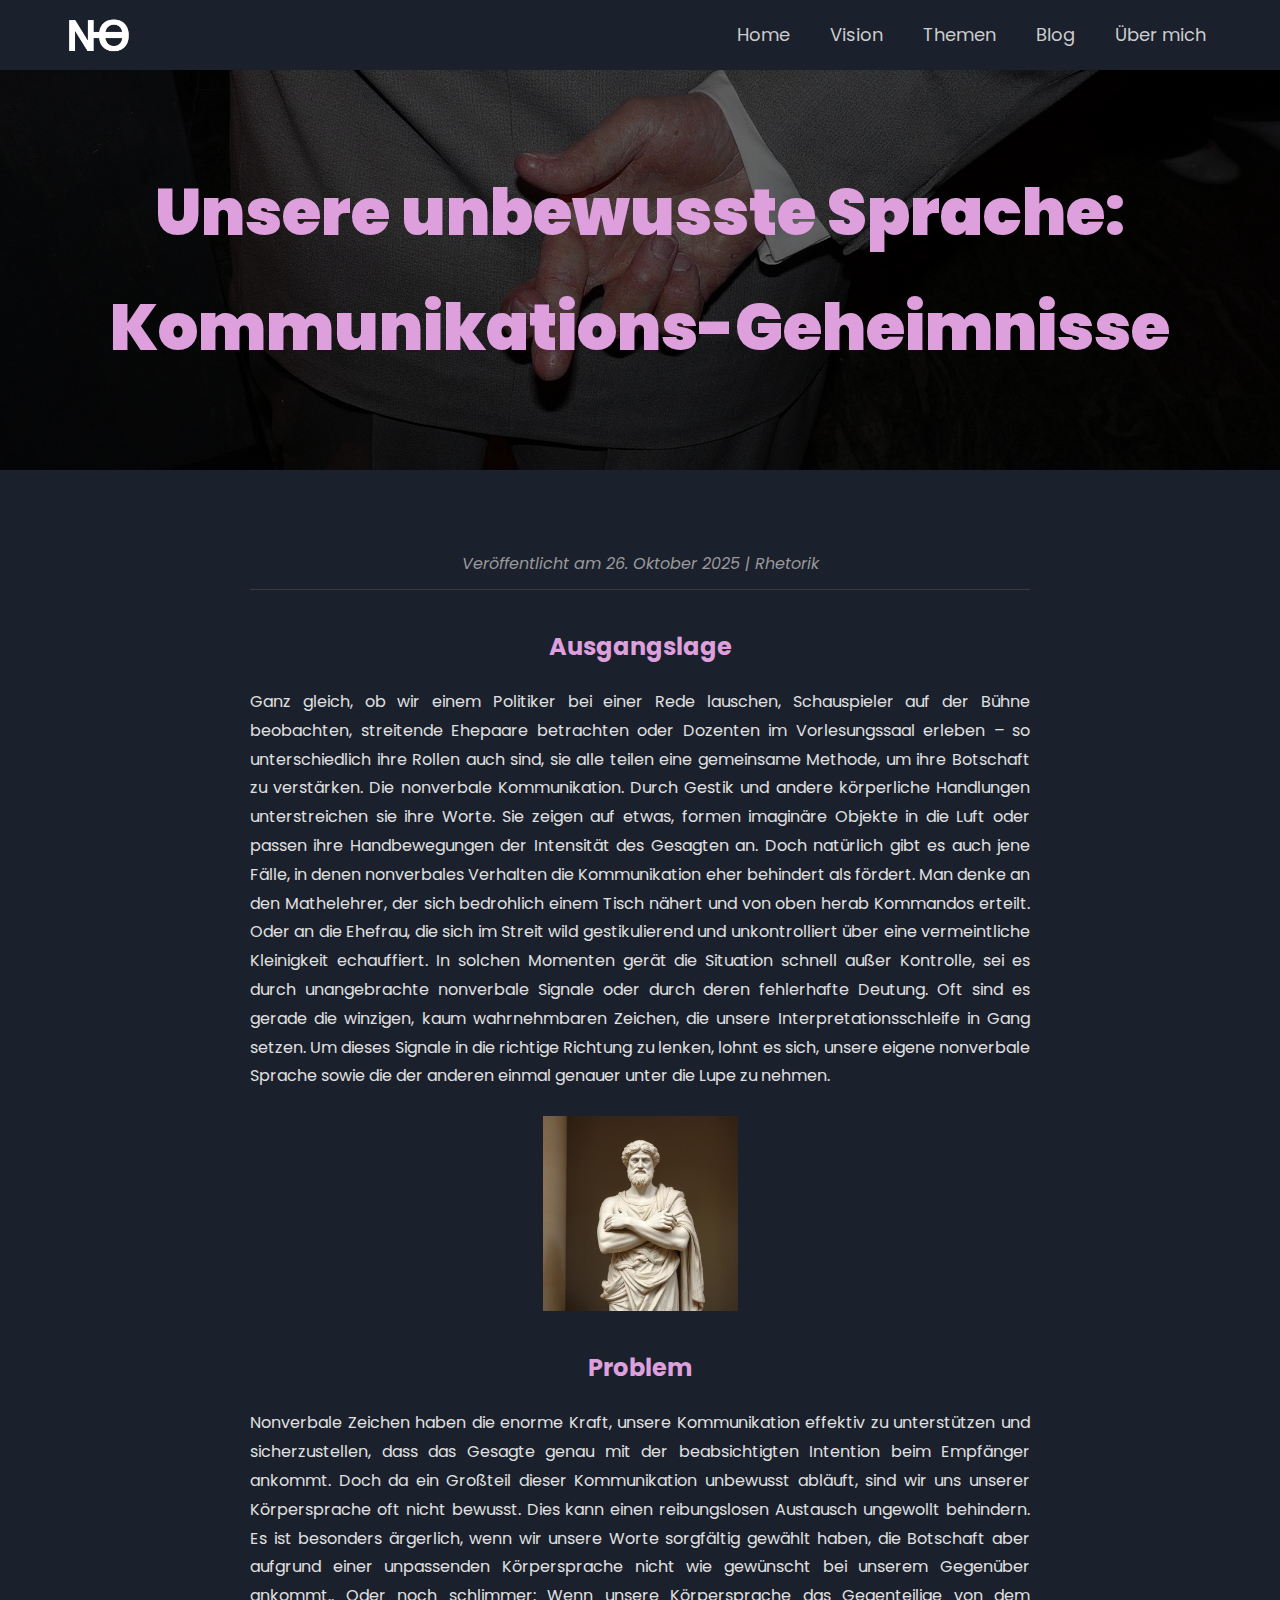
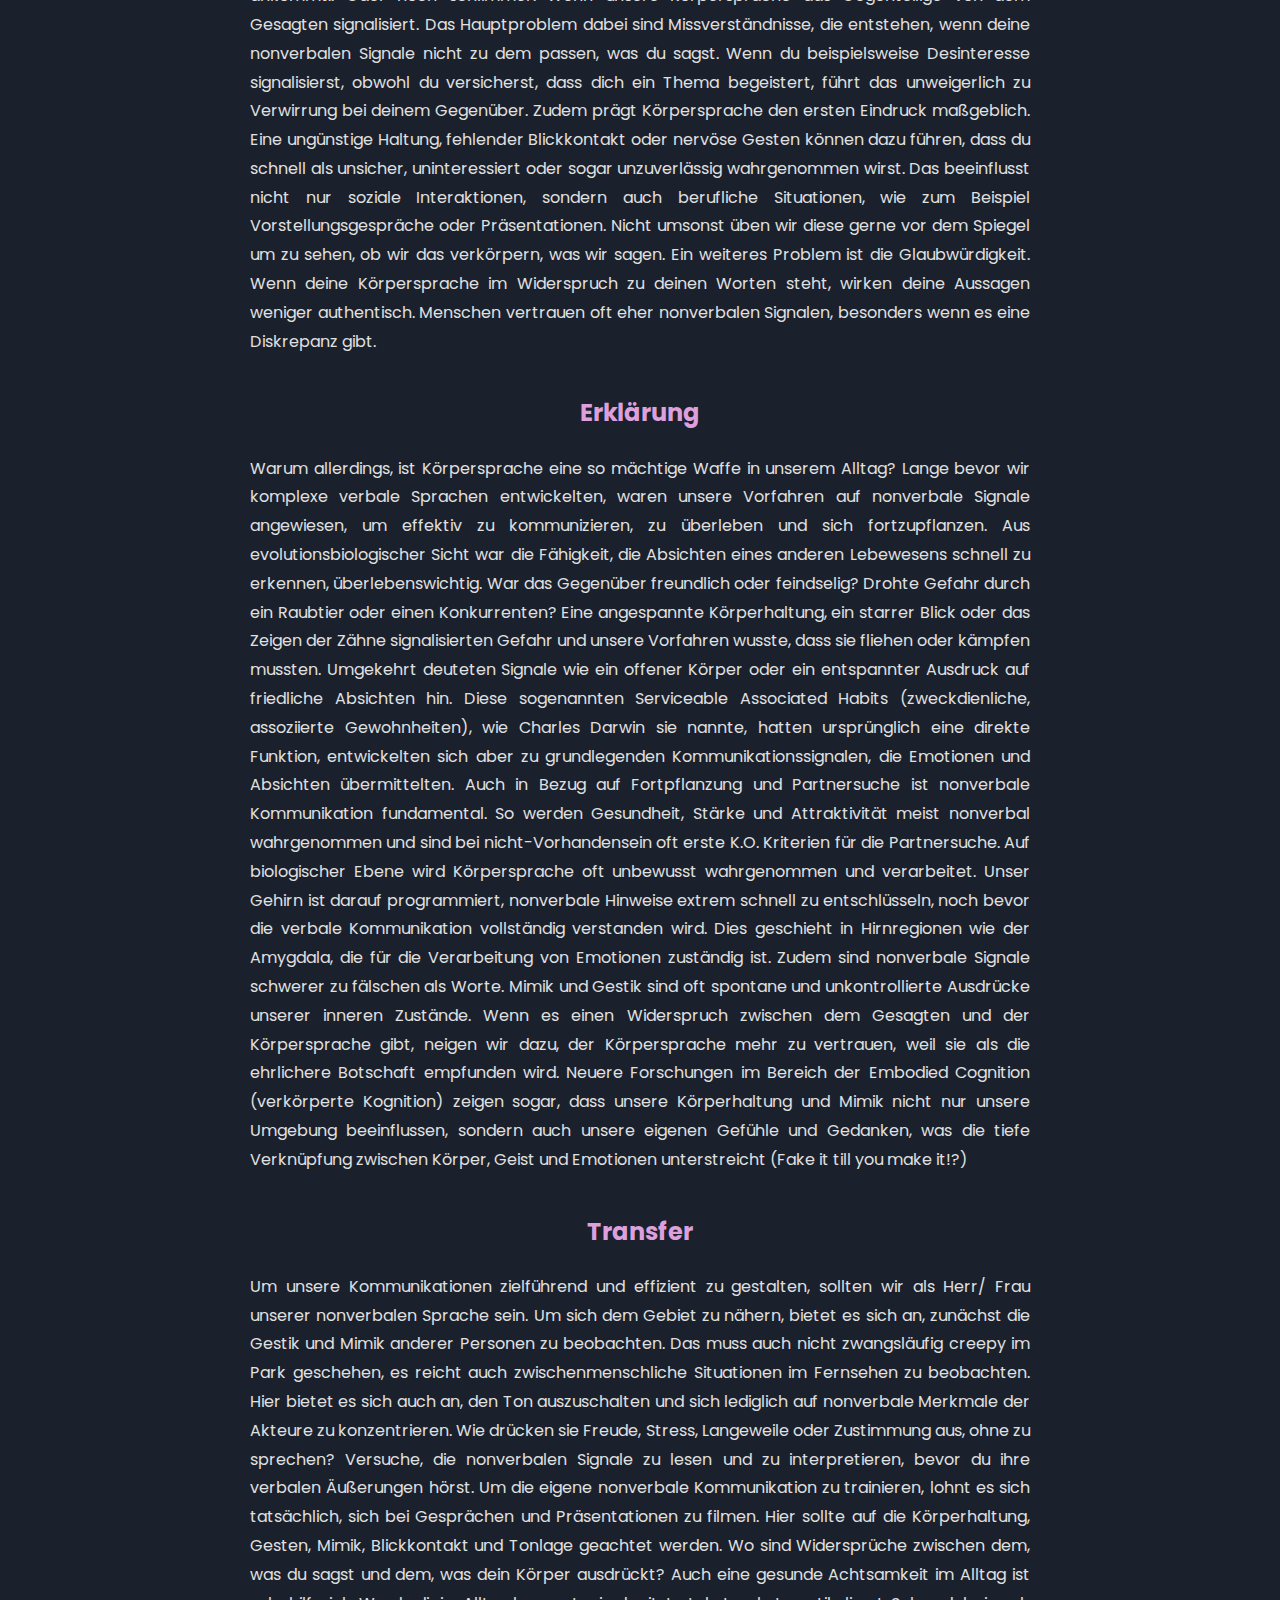
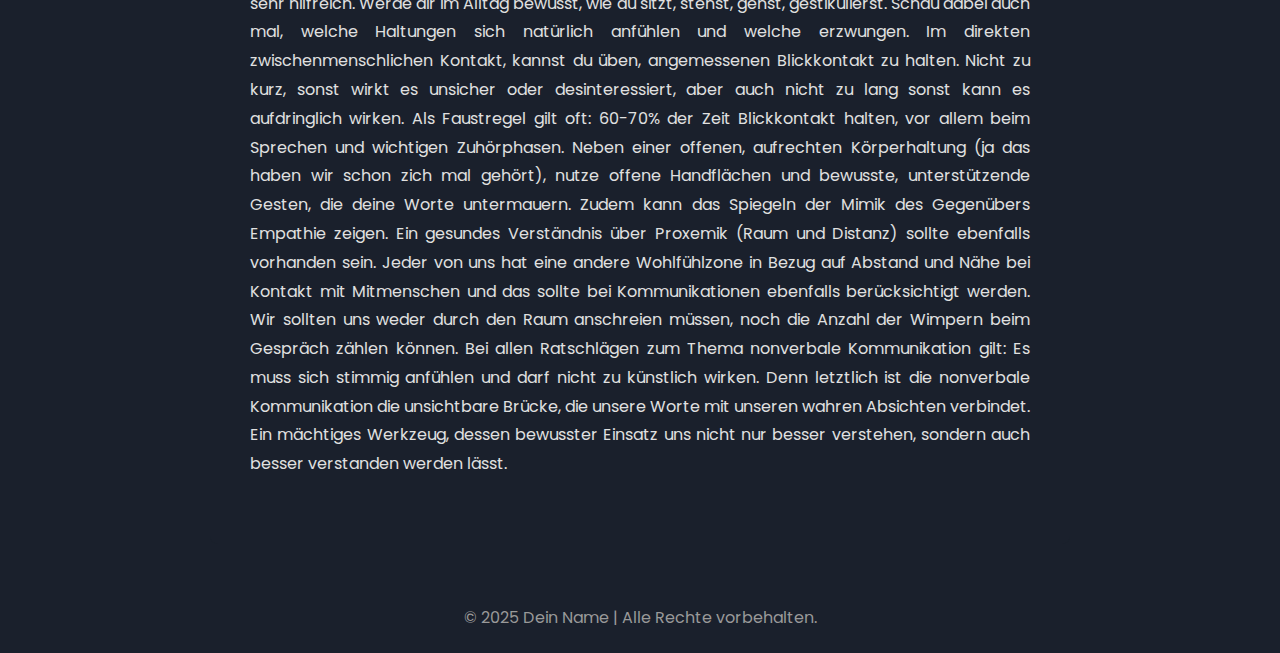
<file: b3.html>
<!DOCTYPE html>
<html lang="de">
<head>
    <meta charset="UTF-8">
    <meta name="viewport" content="width=device-width, initial-scale=1.0">
    <title>Unsere unbewusste Sprache: Kommunikations-Geheimnisse</title>

    <link href="https://fonts.googleapis.com/css2?family=Poppins:wght@300;400;700;900&display=swap" rel="stylesheet">

    <style>
        * {
            margin: 0;
            padding: 0;
            box-sizing: border-box;
        }

        body {
            /* Dunkler Hintergrund und Poppins-Schriftart */
            font-family: 'Poppins', sans-serif;
            line-height: 1.8; 
            background-color: #1a202c; 
            color: #e0e0e0; 
        }

        a {
            color: #00bfff;
            text-decoration: none;
        }

        /* ------------------------------------- */
        /* Navigationsleiste (Menü oben rechts)  */
        /* ------------------------------------- */
        .navbar {
            background: #1a202c; 
            padding: 15px 5%;
            font-size: 1.125rem;
             font-family: 'Poppins', sans-serif;
            display: flex;
            justify-content: space-between; /* Logo links, Menü rechts */
            align-items: center;
            box-shadow: 0 4px 8px rgba(0, 0, 0, 0.4);
        }

        /* HINWEIS: .h1 ist unnötig, da H1 bereits über .main-title gestylt wird */
        /* .h1 { font-size: 30px; } */ 

        .logo {
            font-size: 1.5em;
            font-weight: 700;
            color: #fff;
        }

        .nav-menu ul {
            list-style: none;
            display: flex;
        }

        .nav-menu li {
            margin-left: 20px;
        }

        .nav-menu a {
            color: #ccc;
            font-weight: 400;
            padding: 5px 10px;
        }

        .nav-menu a:hover, .nav-menu a.active {
            color: plum;
        }


        /* ------------------------------------- */
        /* Header Bild und Titel (Mitte, Groß)   */
        /* ------------------------------------- */
        .header-image-container {
            height: 400px;
            background: 
                /* Überlagerung: Dunkelt das Bild ab (Schwarz, 40% Deckkraft) */
                linear-gradient(rgba(0, 0, 0, 0.6), rgba(0, 0, 0, 0.6)), 
                /* !!! Bildpfad hier anpassen !!! */
                url('pics/b3.jpg') center center no-repeat;
            background-size: cover;
            display: flex;
            justify-content: center;
             font-family: 'Poppins', sans-serif;
            align-items: center;
            text-align: center;
            margin-bottom: 40px;
        }

        .main-title {
            font-size: 4em; 
            color: plum;
            font-family: 'Poppins', sans-serif;
            padding: 0 20px;
            font-weight: 900; 
            
        }

@media (max-width: 600px) {
    
    .main-title {
        /* 1. Schriftgröße radikal reduzieren */
        /* Reduziere die Größe auf einen Wert, der umbricht und passt */
        font-size: 1.5em; /* Oder 24px, je nachdem, was passt */
        line-height: 1.1; /* Engerer Zeilenabstand für bessere Kompaktheit */
        
        /* 2. Horizontalen Überlauf verhindern (falls er an den Rändern hängt) */
        /* Füge etwas horizontalen Innenabstand hinzu (optional) */
        padding: 0 15px; 
        
        /* 3. Sicherstellen, dass er sich an die Elternbreite hält */
        /* Falls der Titel über das Bild ragt, liegt es oft daran, dass der Container des Bildes nicht 100% der Breite einnimmt. */
        width: 100%; 
        box-sizing: border-box; 
    }
}
        /* ------------------------------------- */
        /* Blog Post Styling (Mittig & Blocksatz)*/
        /* ------------------------------------- */
        .blog-container {
            width: auto; 
            margin: 30px auto; /* Zentriert den Container */
            padding: 0 20px;
            max-width: 900px; /* HINZUFÜGT: Begrenzt die Breite für bessere Lesbarkeit */
        }

        .blog-post {
            background: #1a202c; 
            padding: 40px;
            border-radius: 8px;
            text-align: center; /* Zentriert den gesamten Inhalt */
        }

        .post-meta {
            color: #999;
            margin-bottom: 30px;
            font-style: italic;
            border-bottom: 1px solid #3a3a3a;
            padding-bottom: 10px;
            text-align: center;
        }

        .post-content {
            /* Stellt sicher, dass der Text linksbündig oder Blocksatz ist */
            display: block; /* ÄNDERUNG: 'inline-block' ist hier nicht nötig, 'block' ist sauberer */
            max-width: 100%;
            text-align: left; 
        }

        .post-content p {
            margin-bottom: 25px;
            /* Blocksatz */
            text-align: justify; 
        }

        .post-content h2 {
            color: plum;
            margin-top: 35px;
            margin-bottom: 20px;
            text-align: center; 
        }

        .post-content ul {
            margin: 20px 0 20px 20px;
        }

        /* ------------------------------------- */
        /* Footer                                */
        /* ------------------------------------- */
        footer {
            text-align: center;
            padding: 20px;
            background: #1a202c;
            color: #999;
            margin-top: 40px;
        }
    </style>
</head>
<body>

    <header class="navbar">
       <img src="pics/Narco_Logo.PNG" width="70px" height="40px" alt="Firmenlogo" class="logo">
        <nav class="nav-menu">
             <ul>
                <li><a href="index.html">Home</a></li>
                <li><a href="index.html#vision" data-page="vision" class="nav-link">Vision</a></li>
                <li><a href="index.html#themen" data-page="themen" class="nav-link">Themen</a></li>
                <li><a href="index.html#blog" data-page="blog" class="nav-link">Blog</a></li>
                <li><a href="index.html#about" data-page="ablut" class="nav-link">Über mich</a></li>
            </ul>
        </nav>
    </header>

    <div class="header-image-container">
        <h1 class="main-title">Unsere unbewusste Sprache: Kommunikations-Geheimnisse</h1>
    </div>

    <main class="blog-container">

        <article class="blog-post">

            <p class="post-meta">
                Veröffentlicht am <time datetime="2025-10-03">26. Oktober 2025</time> | Rhetorik
            </p>

            <section class="post-content">
                <h2>Ausgangslage</h2>
                <p>Ganz gleich, ob wir einem Politiker bei einer Rede lauschen, Schauspieler auf der Bühne beobachten, streitende Ehepaare betrachten oder Dozenten im Vorlesungssaal erleben – so unterschiedlich ihre Rollen auch sind, sie alle teilen eine gemeinsame Methode, um ihre Botschaft zu verstärken. Die nonverbale Kommunikation. Durch Gestik und andere körperliche Handlungen unterstreichen sie ihre Worte. Sie zeigen auf etwas, formen imaginäre Objekte in die Luft oder passen ihre Handbewegungen der Intensität des Gesagten an. Doch natürlich gibt es auch jene Fälle, in denen nonverbales Verhalten die Kommunikation eher behindert als fördert. Man denke an den Mathelehrer, der sich bedrohlich einem Tisch nähert und von oben herab Kommandos erteilt. Oder an die Ehefrau, die sich im Streit wild gestikulierend und unkontrolliert über eine vermeintliche Kleinigkeit echauffiert. In solchen Momenten gerät die Situation schnell außer Kontrolle, sei es durch unangebrachte nonverbale Signale oder durch deren fehlerhafte Deutung. Oft sind es gerade die winzigen, kaum wahrnehmbaren Zeichen, die unsere Interpretationsschleife in Gang setzen. Um dieses Signale in die richtige Richtung zu lenken, lohnt es sich, unsere eigene nonverbale Sprache sowie die der anderen einmal genauer unter die Lupe zu nehmen. </p>
                    <div style="text-align: center;"> <img 
        src="pics/b3_1.jpg" 
        alt="Kreativität"
        style="
            max-width: 25%; 
            height: auto; 
            display: block; 
            margin-left: auto; 
            margin-right: auto;
        ">
</div>   
                
                <h2>Problem</h2>
                <p>Nonverbale Zeichen haben die enorme Kraft, unsere Kommunikation effektiv zu unterstützen und sicherzustellen, dass das Gesagte genau mit der beabsichtigten Intention beim Empfänger ankommt. Doch da ein Großteil dieser Kommunikation unbewusst abläuft, sind wir uns unserer Körpersprache oft nicht bewusst. Dies kann einen reibungslosen Austausch ungewollt behindern. Es ist besonders ärgerlich, wenn wir unsere Worte sorgfältig gewählt haben, die Botschaft aber aufgrund einer unpassenden Körpersprache nicht wie gewünscht bei unserem Gegenüber ankommt.. Oder noch schlimmer: Wenn unsere Körpersprache das Gegenteilige von dem Gesagten signalisiert. Das Hauptproblem dabei sind Missverständnisse, die entstehen, wenn deine nonverbalen Signale nicht zu dem passen, was du sagst. Wenn du beispielsweise Desinteresse signalisierst, obwohl du versicherst, dass dich ein Thema begeistert, führt das unweigerlich zu Verwirrung bei deinem Gegenüber. Zudem prägt Körpersprache den ersten Eindruck maßgeblich. Eine ungünstige Haltung, fehlender Blickkontakt oder nervöse Gesten können dazu führen, dass du schnell als unsicher, uninteressiert oder sogar unzuverlässig wahrgenommen wirst. Das beeinflusst nicht nur soziale Interaktionen, sondern auch berufliche Situationen, wie zum Beispiel Vorstellungsgespräche oder Präsentationen. Nicht umsonst üben wir diese gerne vor dem Spiegel um zu sehen, ob wir das verkörpern, was wir sagen. Ein weiteres Problem ist die Glaubwürdigkeit. Wenn deine Körpersprache im Widerspruch zu deinen Worten steht, wirken deine Aussagen weniger authentisch. Menschen vertrauen oft eher nonverbalen Signalen, besonders wenn es eine Diskrepanz gibt. 
                </p>
 <h2>Erklärung</h2>
                <p>Warum allerdings, ist Körpersprache eine so mächtige Waffe in unserem Alltag? Lange bevor wir komplexe verbale Sprachen entwickelten, waren unsere Vorfahren auf nonverbale Signale angewiesen, um effektiv zu kommunizieren, zu überleben und sich fortzupflanzen. Aus evolutionsbiologischer Sicht war die Fähigkeit, die Absichten eines anderen Lebewesens schnell zu erkennen, überlebenswichtig. War das Gegenüber freundlich oder feindselig? Drohte Gefahr durch ein Raubtier oder einen Konkurrenten? Eine angespannte Körperhaltung, ein starrer Blick oder das Zeigen der Zähne signalisierten Gefahr und unsere Vorfahren wusste, dass sie fliehen oder kämpfen mussten. Umgekehrt deuteten Signale wie ein offener Körper oder ein entspannter Ausdruck auf friedliche Absichten hin. Diese sogenannten Serviceable Associated Habits (zweckdienliche, assoziierte Gewohnheiten), wie Charles Darwin sie nannte, hatten ursprünglich eine direkte Funktion, entwickelten sich aber zu grundlegenden Kommunikationssignalen, die Emotionen und Absichten übermittelten. Auch in Bezug auf Fortpflanzung und Partnersuche ist nonverbale Kommunikation fundamental. So werden Gesundheit, Stärke und Attraktivität meist nonverbal wahrgenommen und sind bei nicht-Vorhandensein oft erste K.O. Kriterien für die Partnersuche. Auf biologischer Ebene wird Körpersprache oft unbewusst wahrgenommen und verarbeitet. Unser Gehirn ist darauf programmiert, nonverbale Hinweise extrem schnell zu entschlüsseln, noch bevor die verbale Kommunikation vollständig verstanden wird. Dies geschieht in Hirnregionen wie der Amygdala, die für die Verarbeitung von Emotionen zuständig ist. Zudem sind nonverbale Signale schwerer zu fälschen als Worte. Mimik und Gestik sind oft spontane und unkontrollierte Ausdrücke unserer inneren Zustände. Wenn es einen Widerspruch zwischen dem Gesagten und der Körpersprache gibt, neigen wir dazu, der Körpersprache mehr zu vertrauen, weil sie als die ehrlichere Botschaft empfunden wird. Neuere Forschungen im Bereich der Embodied Cognition (verkörperte Kognition) zeigen sogar, dass unsere Körperhaltung und Mimik nicht nur unsere Umgebung beeinflussen, sondern auch unsere eigenen Gefühle und Gedanken, was die tiefe Verknüpfung zwischen Körper, Geist und Emotionen unterstreicht (Fake it till you make it!?) </p>
                   <h2>Transfer</h2>
<p>Um unsere Kommunikationen zielführend und effizient zu gestalten, sollten wir als Herr/ Frau unserer nonverbalen Sprache sein. Um sich dem Gebiet zu nähern, bietet es sich an, zunächst die Gestik und Mimik anderer Personen zu beobachten. Das muss auch nicht zwangsläufig creepy im Park geschehen, es reicht auch zwischenmenschliche Situationen im Fernsehen zu beobachten. Hier bietet es sich auch an, den Ton auszuschalten und sich lediglich auf nonverbale Merkmale der Akteure zu konzentrieren. Wie drücken sie Freude, Stress, Langeweile oder Zustimmung aus, ohne zu sprechen? Versuche, die nonverbalen Signale zu lesen und zu interpretieren, bevor du ihre verbalen Äußerungen hörst. Um die eigene nonverbale Kommunikation zu trainieren, lohnt es sich tatsächlich, sich bei Gesprächen und Präsentationen zu filmen. Hier sollte auf die Körperhaltung, Gesten, Mimik, Blickkontakt und Tonlage geachtet werden. Wo sind Widersprüche zwischen dem, was du sagst und dem, was dein Körper ausdrückt? Auch eine gesunde Achtsamkeit im Alltag ist sehr hilfreich. Werde dir im Alltag bewusst, wie du sitzt, stehst, gehst, gestikulierst. Schau dabei auch mal, welche Haltungen sich natürlich anfühlen und welche erzwungen. Im direkten zwischenmenschlichen Kontakt, kannst du üben, angemessenen Blickkontakt zu halten. Nicht zu kurz, sonst wirkt es unsicher oder desinteressiert, aber auch nicht zu lang sonst kann es aufdringlich wirken. Als Faustregel gilt oft: 60-70% der Zeit Blickkontakt halten, vor allem beim Sprechen und wichtigen Zuhörphasen. Neben einer offenen, aufrechten Körperhaltung (ja das haben wir schon zich mal gehört), nutze offene Handflächen und bewusste, unterstützende Gesten, die deine Worte untermauern. Zudem kann das Spiegeln der Mimik des Gegenübers Empathie zeigen. Ein gesundes Verständnis über Proxemik (Raum und Distanz) sollte ebenfalls vorhanden sein. Jeder von uns hat eine andere Wohlfühlzone in Bezug auf Abstand und Nähe bei Kontakt mit Mitmenschen und das sollte bei Kommunikationen ebenfalls berücksichtigt werden. Wir sollten uns weder durch den Raum anschreien müssen, noch die Anzahl der Wimpern beim Gespräch zählen können. Bei allen Ratschlägen zum Thema nonverbale Kommunikation gilt: Es muss sich stimmig anfühlen und darf nicht zu künstlich wirken. Denn letztlich ist die nonverbale Kommunikation die unsichtbare Brücke, die unsere Worte mit unseren wahren Absichten verbindet. Ein mächtiges Werkzeug, dessen bewusster Einsatz uns nicht nur besser verstehen, sondern auch besser verstanden werden lässt.</p>
    
   
            </section>

        </article>

    </main>

    <footer>
        <p>&copy; 2025 Dein Name | Alle Rechte vorbehalten.</p>
    </footer>

</body>
</html>
</file>
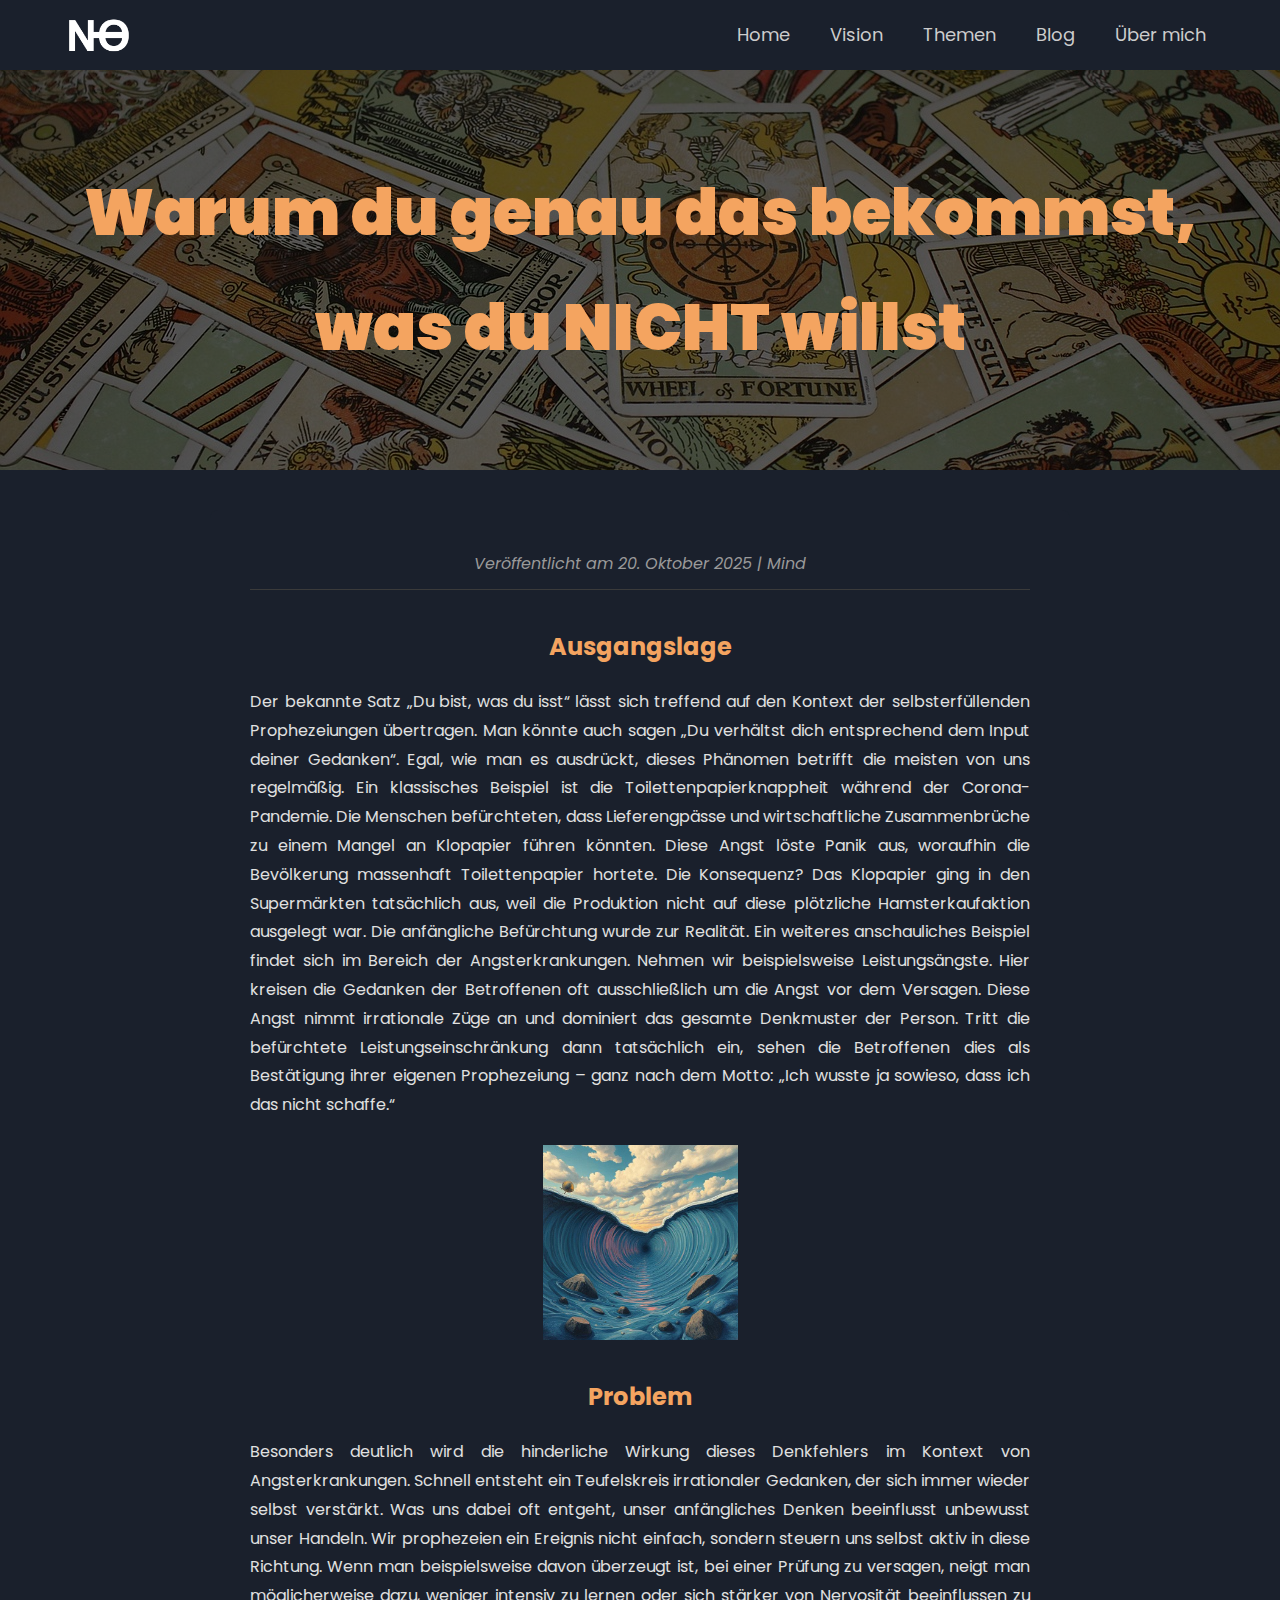
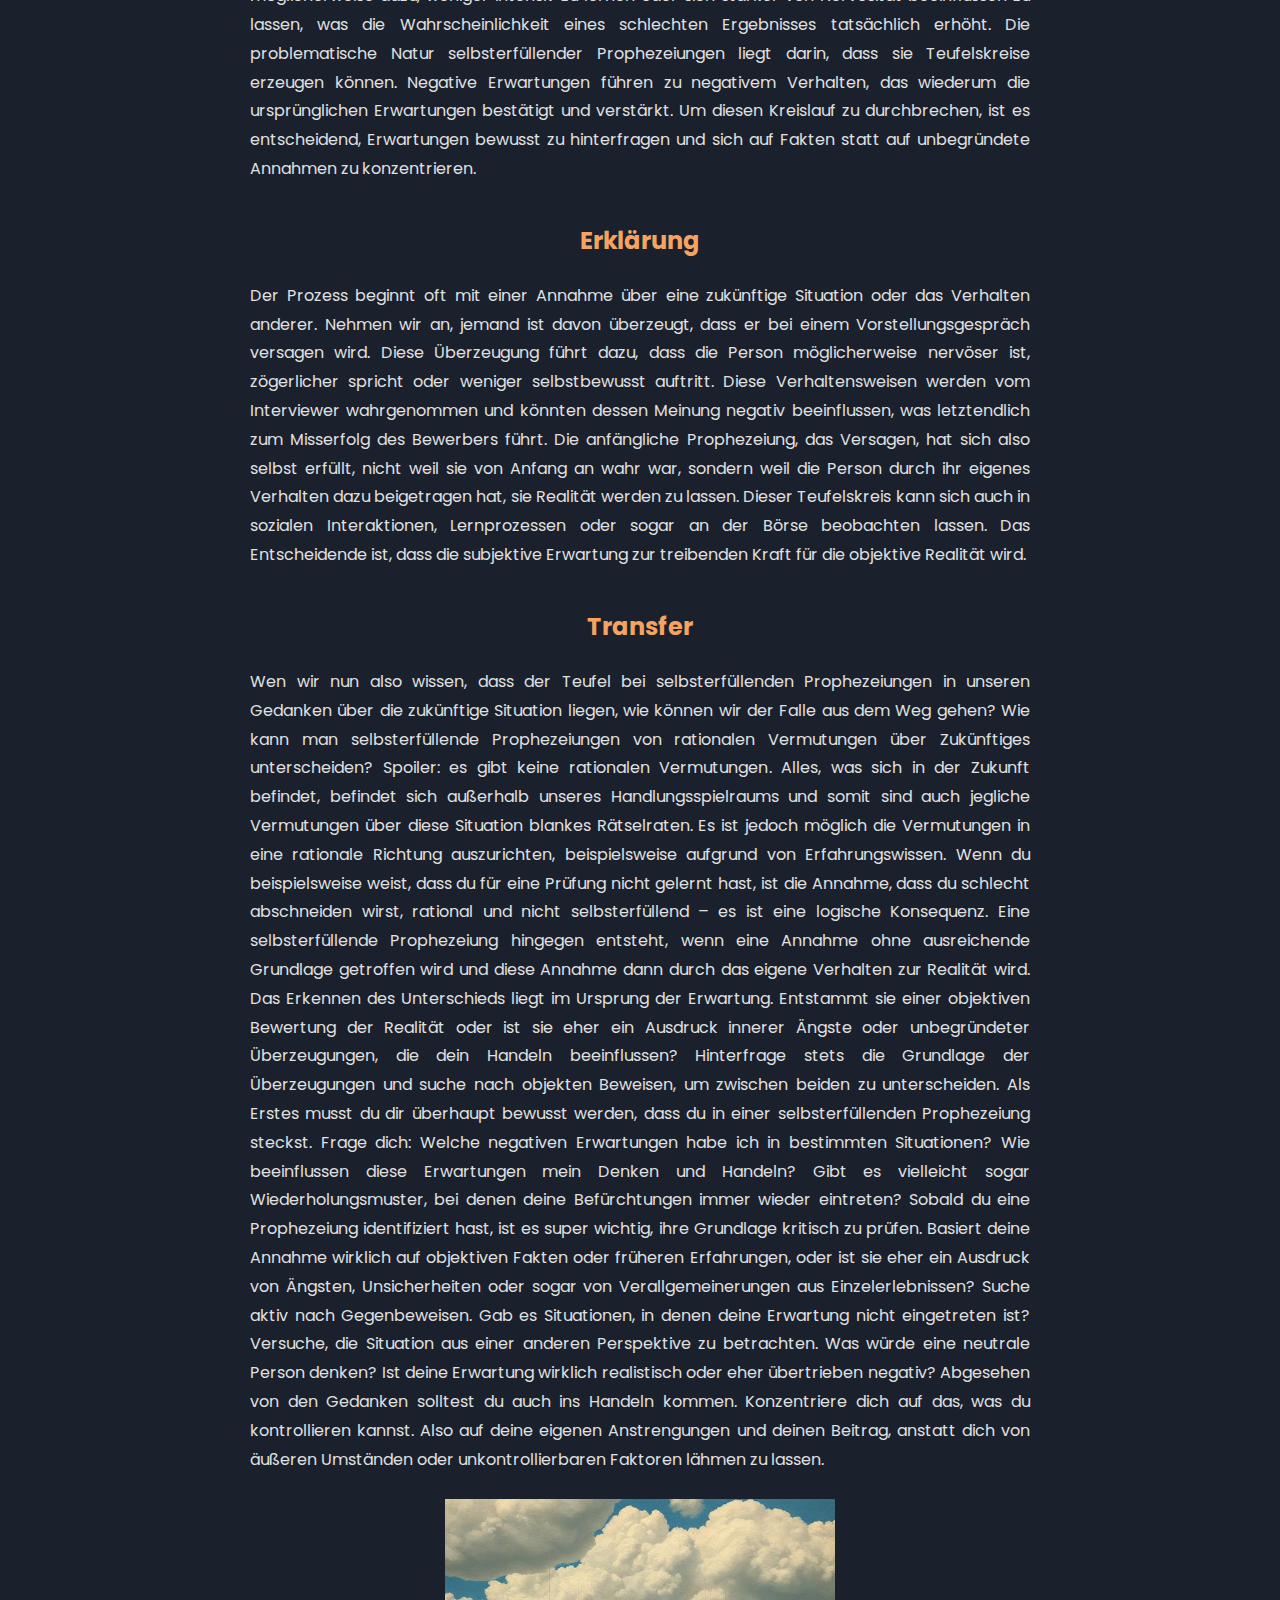
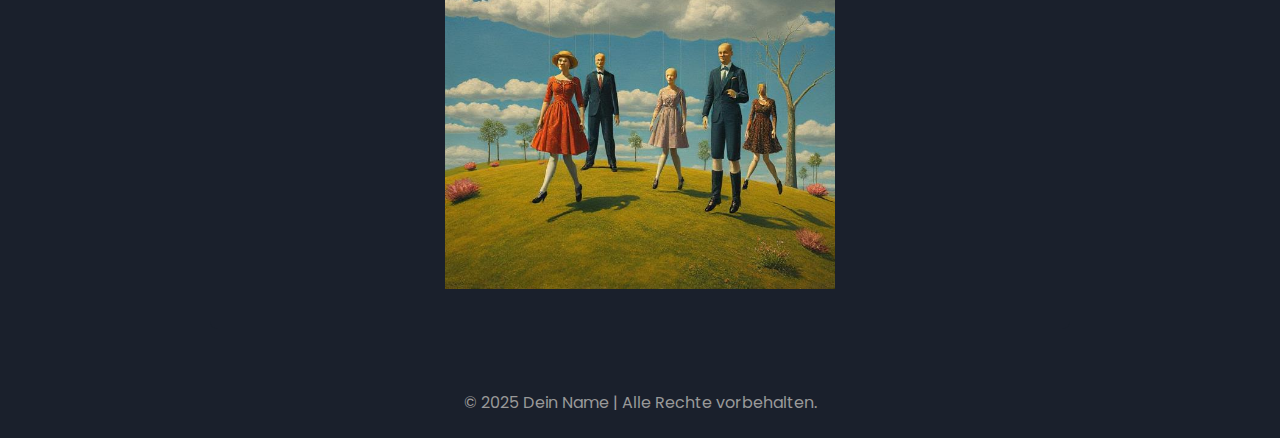
<file: b4.html>
<!DOCTYPE html>
<html lang="de">
<head>
    <meta charset="UTF-8">
    <meta name="viewport" content="width=device-width, initial-scale=1.0">
    <title>Warum du genau das bekommst, was du NICHT willst</title>

    <link href="https://fonts.googleapis.com/css2?family=Poppins:wght@300;400;700;900&display=swap" rel="stylesheet">

    <style>
        * {
            margin: 0;
            padding: 0;
            box-sizing: border-box;
        }

        body {
            /* Dunkler Hintergrund und Poppins-Schriftart */
            font-family: 'Poppins', sans-serif;
            line-height: 1.8; 
            background-color: #1a202c; 
            color: #e0e0e0; 
        }

        a {
            color: #00bfff;
            text-decoration: none;
        }

        /* ------------------------------------- */
        /* Navigationsleiste (Menü oben rechts)  */
        /* ------------------------------------- */
        .navbar {
            background: #1a202c; 
            padding: 15px 5%;
            font-size: 1.125rem;
             font-family: 'Poppins', sans-serif;
            display: flex;
            justify-content: space-between; /* Logo links, Menü rechts */
            align-items: center;
            box-shadow: 0 4px 8px rgba(0, 0, 0, 0.4);
        }

        /* HINWEIS: .h1 ist unnötig, da H1 bereits über .main-title gestylt wird */
        /* .h1 { font-size: 30px; } */ 

        .logo {
            font-size: 1.5em;
            font-weight: 700;
            color: #fff;
        }

        .nav-menu ul {
            list-style: none;
            display: flex;
        }

        .nav-menu li {
            margin-left: 20px;
        }

        .nav-menu a {
            color: #ccc;
            font-weight: 400;
            padding: 5px 10px;
        }

        .nav-menu a:hover, .nav-menu a.active {
            color: peachpuff;
        }


        /* ------------------------------------- */
        /* Header Bild und Titel (Mitte, Groß)   */
        /* ------------------------------------- */
        .header-image-container {
            height: 400px;
            background: 
                /* Überlagerung: Dunkelt das Bild ab (Schwarz, 40% Deckkraft) */
                linear-gradient(rgba(0, 0, 0, 0.6), rgba(0, 0, 0, 0.6)), 
                /* !!! Bildpfad hier anpassen !!! */
                url('pics/b4.jpg') center center no-repeat;
            background-size: cover;
            display: flex;
            justify-content: center;
             font-family: 'Poppins', sans-serif;
            align-items: center;
            text-align: center;
            margin-bottom: 40px;
        }

        .main-title {
            font-size: 4em; 
            color: sandybrown;
            font-family: 'Poppins', sans-serif;
            padding: 0 20px;
            font-weight: 900; 
            
        }


        /* ------------------------------------- */
        /* Blog Post Styling (Mittig & Blocksatz)*/
        /* ------------------------------------- */
        .blog-container {
            width: auto; 
            margin: 30px auto; /* Zentriert den Container */
            padding: 0 20px;
            max-width: 900px; /* HINZUFÜGT: Begrenzt die Breite für bessere Lesbarkeit */
        }

        .blog-post {
            background: #1a202c; 
            padding: 40px;
            border-radius: 8px;
            text-align: center; /* Zentriert den gesamten Inhalt */
        }

        .post-meta {
            color: #999;
            margin-bottom: 30px;
            font-style: italic;
            border-bottom: 1px solid #3a3a3a;
            padding-bottom: 10px;
            text-align: center;
        }

        .post-content {
            /* Stellt sicher, dass der Text linksbündig oder Blocksatz ist */
            display: block; /* ÄNDERUNG: 'inline-block' ist hier nicht nötig, 'block' ist sauberer */
            max-width: 100%;
            text-align: left; 
        }

        .post-content p {
            margin-bottom: 25px;
            /* Blocksatz */
            text-align: justify; 
        }

        .post-content h2 {
            color: sandybrown;
            margin-top: 35px;
            margin-bottom: 20px;
            text-align: center; 
        }

        .post-content ul {
            margin: 20px 0 20px 20px;
        }

        /* ------------------------------------- */
        /* Footer                                */
        /* ------------------------------------- */
        footer {
            text-align: center;
            padding: 20px;
            background: #1a202c;
            color: #999;
            margin-top: 40px;
        }
    </style>
</head>
<body>

    <header class="navbar">
       <img src="pics/Narco_Logo.PNG" width="70px" height="40px" alt="Firmenlogo" class="logo">
        <nav class="nav-menu">
             <ul>
                <li><a href="index.html">Home</a></li>
                <li><a href="index.html#vision" data-page="vision" class="nav-link">Vision</a></li>
                <li><a href="index.html#themen" data-page="themen" class="nav-link">Themen</a></li>
                <li><a href="index.html#blog" data-page="blog" class="nav-link">Blog</a></li>
                <li><a href="index.html#about" data-page="ablut" class="nav-link">Über mich</a></li>
            </ul>
        </nav>
    </header>

    <div class="header-image-container">
        <h1 class="main-title">Warum du genau das bekommst, was du NICHT willst</h1>
    </div>

    <main class="blog-container">

        <article class="blog-post">

            <p class="post-meta">
                Veröffentlicht am <time datetime="2025-10-03">20. Oktober 2025</time> | Mind
            </p>

            <section class="post-content">
                <h2>Ausgangslage</h2>
                <p>Der bekannte Satz „Du bist, was du isst“ lässt sich treffend auf den Kontext der selbsterfüllenden Prophezeiungen übertragen. Man könnte auch sagen „Du verhältst dich entsprechend dem Input deiner Gedanken“. Egal, wie man es ausdrückt, dieses Phänomen betrifft die meisten von uns regelmäßig.
Ein klassisches Beispiel ist die Toilettenpapierknappheit während der Corona-Pandemie. Die Menschen befürchteten, dass Lieferengpässe und wirtschaftliche Zusammenbrüche zu einem Mangel an Klopapier führen könnten. Diese Angst löste Panik aus, woraufhin die Bevölkerung massenhaft Toilettenpapier hortete. Die Konsequenz? Das Klopapier ging in den Supermärkten tatsächlich aus, weil die Produktion nicht auf diese plötzliche Hamsterkaufaktion ausgelegt war. Die anfängliche Befürchtung wurde zur Realität.
Ein weiteres anschauliches Beispiel findet sich im Bereich der Angsterkrankungen. Nehmen wir beispielsweise Leistungsängste. Hier kreisen die Gedanken der Betroffenen oft ausschließlich um die Angst vor dem Versagen. Diese Angst nimmt irrationale Züge an und dominiert das gesamte Denkmuster der Person. Tritt die befürchtete Leistungseinschränkung dann tatsächlich ein, sehen die Betroffenen dies als Bestätigung ihrer eigenen Prophezeiung – ganz nach dem Motto: „Ich wusste ja sowieso, dass ich das nicht schaffe.“

</p>
                    <div style="text-align: center;"> <img 
        src="pics/b4_1.jpg" 
        alt="Kreativität"
        style="
            max-width: 25%; 
            height: auto; 
            display: block; 
            margin-left: auto; 
            margin-right: auto;
        ">
</div>   
                
                <h2>Problem</h2>
                <p>Besonders deutlich wird die hinderliche Wirkung dieses Denkfehlers im Kontext von Angsterkrankungen. Schnell entsteht ein Teufelskreis irrationaler Gedanken, der sich immer wieder selbst verstärkt. Was uns dabei oft entgeht, unser anfängliches Denken beeinflusst unbewusst unser Handeln. Wir prophezeien ein Ereignis nicht einfach, sondern steuern uns selbst aktiv in diese Richtung. Wenn man beispielsweise davon überzeugt ist, bei einer Prüfung zu versagen, neigt man möglicherweise dazu, weniger intensiv zu lernen oder sich stärker von Nervosität beeinflussen zu lassen, was die Wahrscheinlichkeit eines schlechten Ergebnisses tatsächlich erhöht. Die problematische Natur selbsterfüllender Prophezeiungen liegt darin, dass sie Teufelskreise erzeugen können. Negative Erwartungen führen zu negativem Verhalten, das wiederum die ursprünglichen Erwartungen bestätigt und verstärkt. Um diesen Kreislauf zu durchbrechen, ist es entscheidend, Erwartungen bewusst zu hinterfragen und sich auf Fakten statt auf unbegründete Annahmen zu konzentrieren.
<h2>Erklärung</h2>
<p>Der Prozess beginnt oft mit einer Annahme über eine zukünftige Situation oder das Verhalten anderer. Nehmen wir an, jemand ist davon überzeugt, dass er bei einem Vorstellungsgespräch versagen wird. Diese Überzeugung führt dazu, dass die Person möglicherweise nervöser ist, zögerlicher spricht oder weniger selbstbewusst auftritt. Diese Verhaltensweisen werden vom Interviewer wahrgenommen und könnten dessen Meinung negativ beeinflussen, was letztendlich zum Misserfolg des Bewerbers führt. Die anfängliche Prophezeiung, das Versagen, hat sich also selbst erfüllt, nicht weil sie von Anfang an wahr war, sondern weil die Person durch ihr eigenes Verhalten dazu beigetragen hat, sie Realität werden zu lassen. Dieser Teufelskreis kann sich auch in sozialen Interaktionen, Lernprozessen oder sogar an der Börse beobachten lassen. Das Entscheidende ist, dass die subjektive Erwartung zur treibenden Kraft für die objektive Realität wird.
</p>
   <h2>Transfer</h2>
<p>Wen wir nun also wissen, dass der Teufel bei selbsterfüllenden Prophezeiungen in unseren Gedanken über die zukünftige Situation liegen, wie können wir der Falle aus dem Weg gehen? Wie kann man selbsterfüllende Prophezeiungen von rationalen Vermutungen über Zukünftiges unterscheiden? Spoiler: es gibt keine rationalen Vermutungen. Alles, was sich in der Zukunft befindet, befindet sich außerhalb unseres Handlungsspielraums und somit sind auch jegliche Vermutungen über diese Situation blankes Rätselraten. Es ist jedoch möglich die Vermutungen in eine rationale Richtung auszurichten, beispielsweise aufgrund von Erfahrungswissen. Wenn du beispielsweise weist, dass du für eine Prüfung nicht gelernt hast, ist die Annahme, dass du schlecht abschneiden wirst, rational und nicht selbsterfüllend – es ist eine logische Konsequenz.
Eine selbsterfüllende Prophezeiung hingegen entsteht, wenn eine Annahme ohne ausreichende Grundlage getroffen wird und diese Annahme dann durch das eigene Verhalten zur Realität wird. Das Erkennen des Unterschieds liegt im Ursprung der Erwartung. Entstammt sie einer objektiven Bewertung der Realität oder ist sie eher ein Ausdruck innerer Ängste oder unbegründeter Überzeugungen, die dein Handeln beeinflussen? Hinterfrage stets die Grundlage der Überzeugungen und suche nach objekten Beweisen, um zwischen beiden zu unterscheiden. Als Erstes musst du dir überhaupt bewusst werden, dass du in einer selbsterfüllenden Prophezeiung steckst. Frage dich: Welche negativen Erwartungen habe ich in bestimmten Situationen? Wie beeinflussen diese Erwartungen mein Denken und Handeln? Gibt es vielleicht sogar Wiederholungsmuster, bei denen deine Befürchtungen immer wieder eintreten? Sobald du eine Prophezeiung identifiziert hast, ist es super wichtig, ihre Grundlage kritisch zu prüfen. Basiert deine Annahme wirklich auf objektiven Fakten oder früheren Erfahrungen, oder ist sie eher ein Ausdruck von Ängsten, Unsicherheiten oder sogar von Verallgemeinerungen aus Einzelerlebnissen? Suche aktiv nach Gegenbeweisen. Gab es Situationen, in denen deine Erwartung nicht eingetreten ist? Versuche, die Situation aus einer anderen Perspektive zu betrachten. Was würde eine neutrale Person denken? Ist deine Erwartung wirklich realistisch oder eher übertrieben negativ? Abgesehen von den Gedanken solltest du auch ins Handeln kommen. Konzentriere dich auf das, was du kontrollieren kannst. Also auf deine eigenen Anstrengungen und deinen Beitrag, anstatt dich von äußeren Umständen oder unkontrollierbaren Faktoren lähmen zu lassen.
</p>   
  

            </section>
            <div style="text-align: center;"> <img 
        src="pics/b4_2.jpg" 
        alt="Kreativität"
        style="
            max-width: 50%; 
            height: auto; 
            display: block; 
            margin-left: auto; 
            margin-right: auto;
        ">
</div>   

        </article>

    </main>

    <footer>
        <p>&copy; 2025 Dein Name | Alle Rechte vorbehalten.</p>
    </footer>

</body>
</html>
</file>
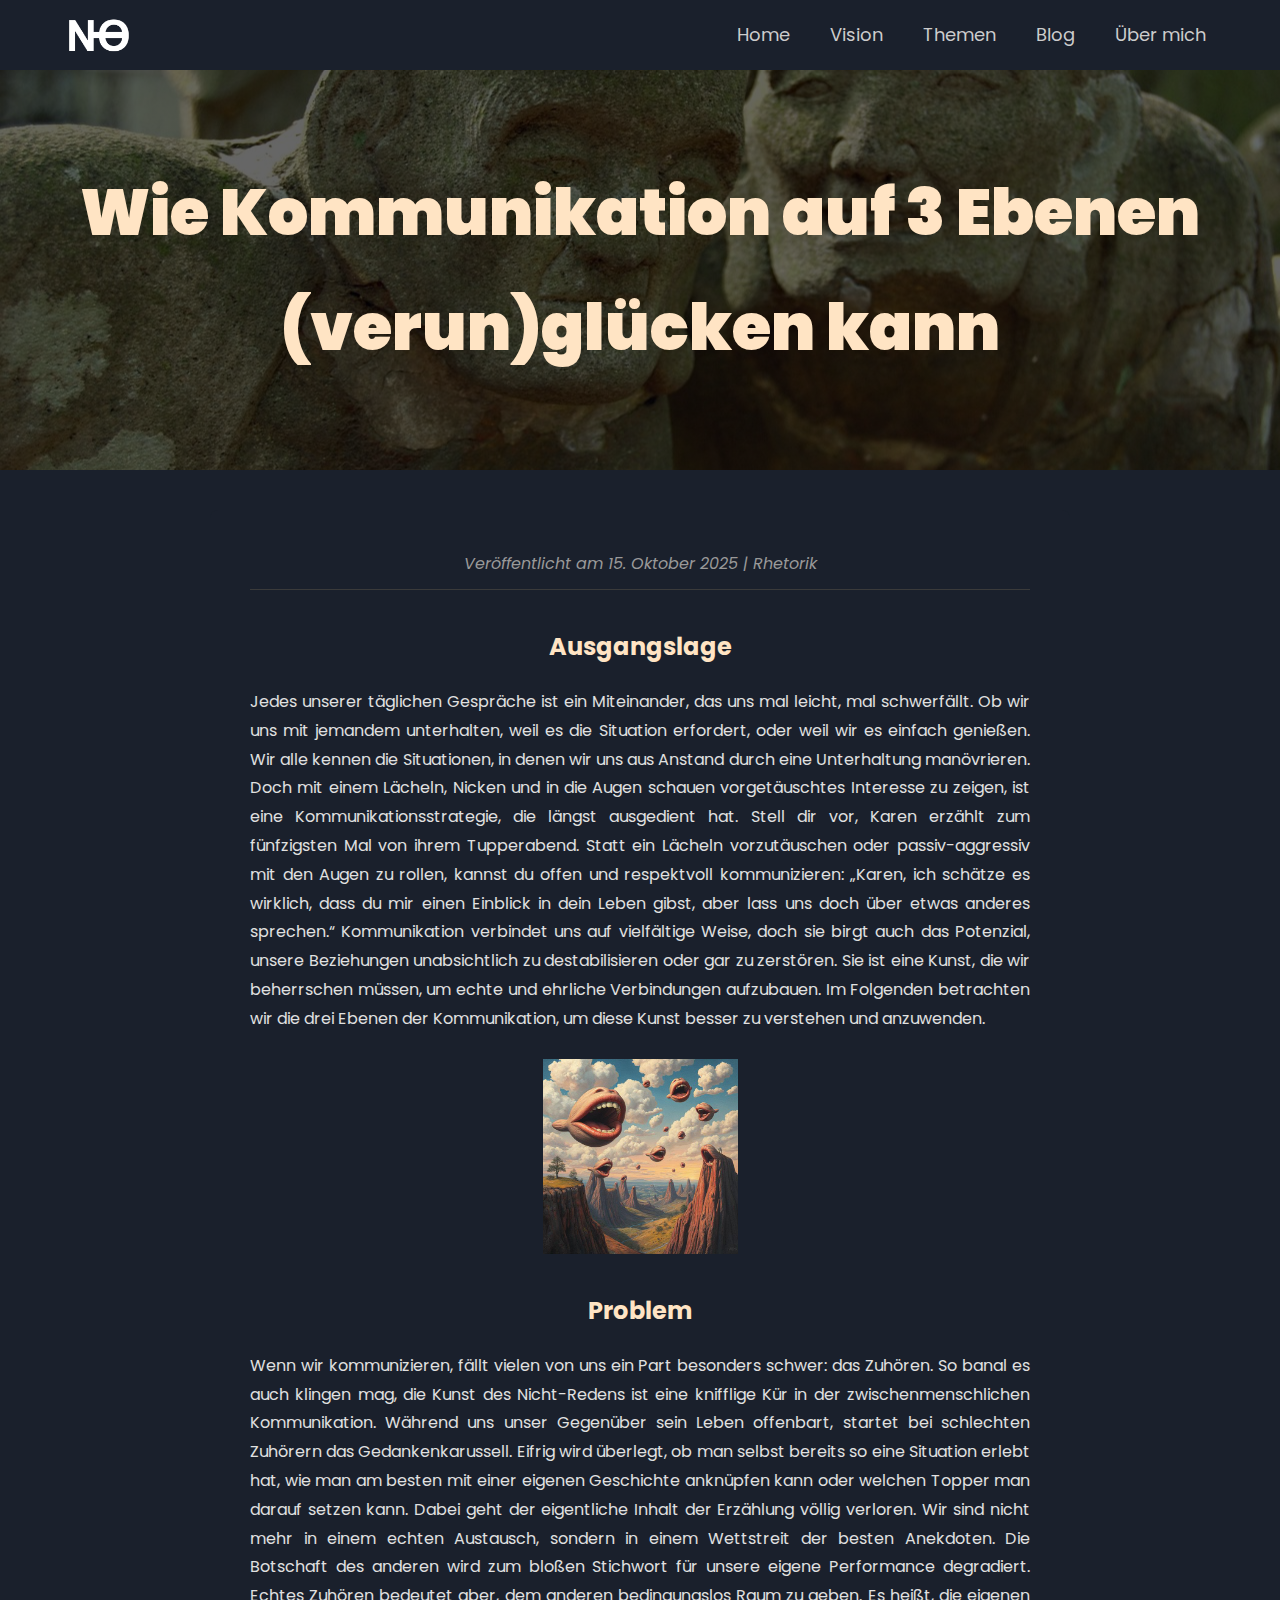
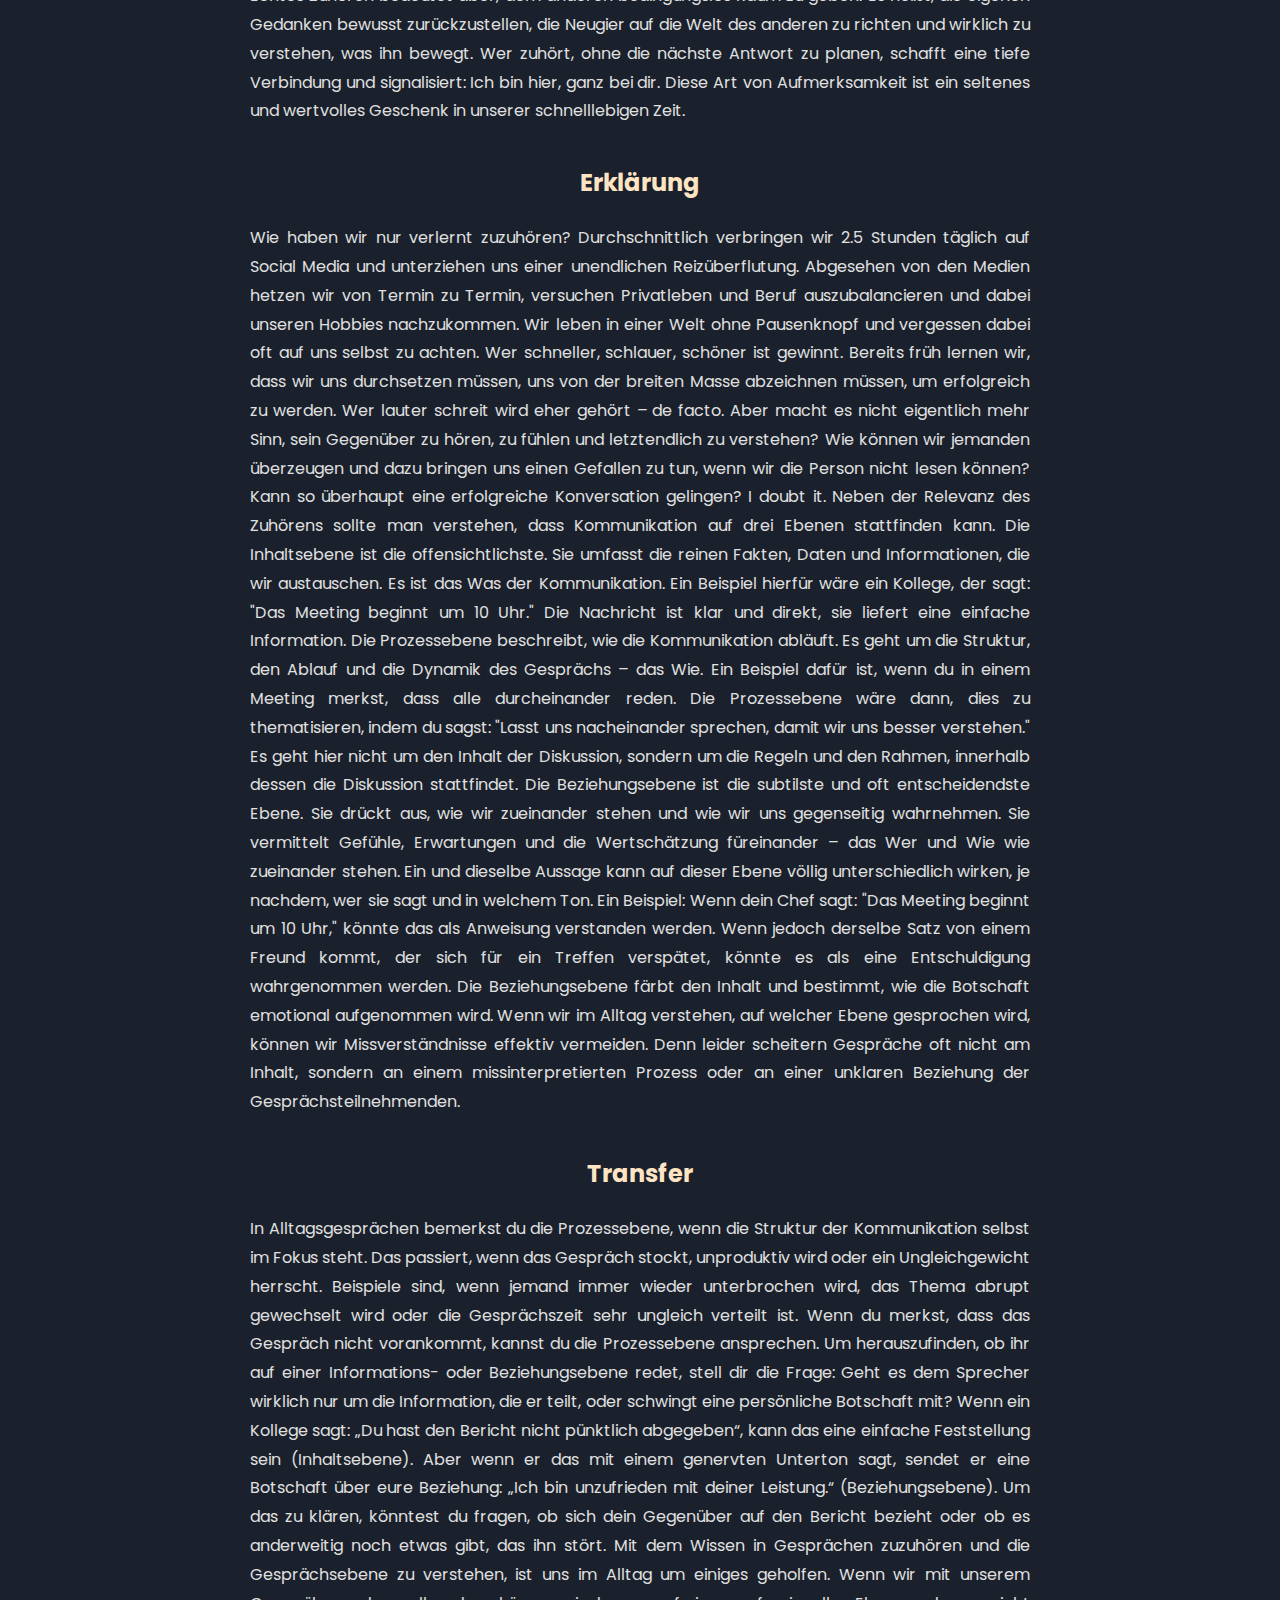
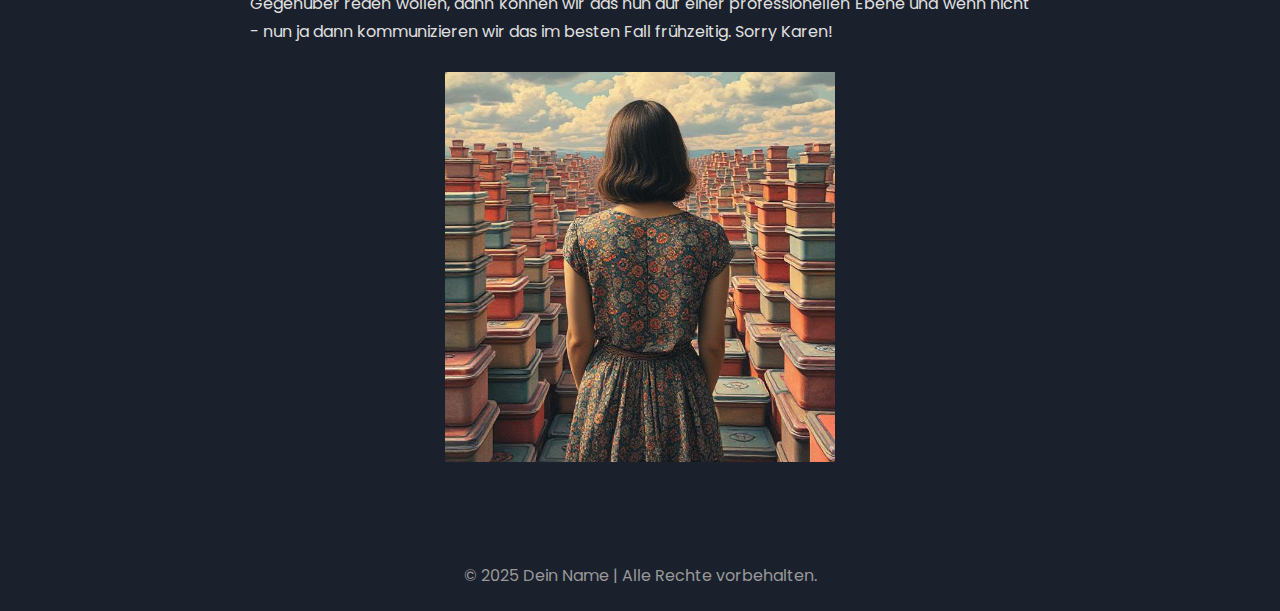
<file: b5.html>
<!DOCTYPE html>
<html lang="de">
<head>
    <meta charset="UTF-8">
    <meta name="viewport" content="width=device-width, initial-scale=1.0">
    <title>Wie Kommunikation auf 3 Ebenen (verun)glücken kann </title>

    <link href="https://fonts.googleapis.com/css2?family=Poppins:wght@300;400;700;900&display=swap" rel="stylesheet">

    <style>
        * {
            margin: 0;
            padding: 0;
            box-sizing: border-box;
        }

        body {
            /* Dunkler Hintergrund und Poppins-Schriftart */
            font-family: 'Poppins', sans-serif;
            line-height: 1.8; 
            background-color: #1a202c; 
            color: #e0e0e0; 
        }

        a {
            color: #00bfff;
            text-decoration: none;
        }

        /* ------------------------------------- */
        /* Navigationsleiste (Menü oben rechts)  */
        /* ------------------------------------- */
        .navbar {
            background: #1a202c; 
            padding: 15px 5%;
            font-size: 1.125rem;
             font-family: 'Poppins', sans-serif;
            display: flex;
            justify-content: space-between; /* Logo links, Menü rechts */
            align-items: center;
            box-shadow: 0 4px 8px rgba(0, 0, 0, 0.4);
        }

        /* HINWEIS: .h1 ist unnötig, da H1 bereits über .main-title gestylt wird */
        /* .h1 { font-size: 30px; } */ 

        .logo {
            font-size: 1.5em;
            font-weight: 700;
            color: #fff;
        }

        .nav-menu ul {
            list-style: none;
            display: flex;
        }

        .nav-menu li {
            margin-left: 20px;
        }

        .nav-menu a {
            color: #ccc;
            font-weight: 400;
            padding: 5px 10px;
        }

        .nav-menu a:hover, .nav-menu a.active {
            color: bisque;
        }


        /* ------------------------------------- */
        /* Header Bild und Titel (Mitte, Groß)   */
        /* ------------------------------------- */
        .header-image-container {
            height: 400px;
            background: 
                /* Überlagerung: Dunkelt das Bild ab (Schwarz, 40% Deckkraft) */
                linear-gradient(rgba(0, 0, 0, 0.6), rgba(0, 0, 0, 0.6)), 
                /* !!! Bildpfad hier anpassen !!! */
                url('pics/b5.jpg') center center no-repeat;
            background-size: cover;
            display: flex;
            justify-content: center;
             font-family: 'Poppins', sans-serif;
            align-items: center;
            text-align: center;
            margin-bottom: 40px;
        }

        .main-title {
            font-size: 4em; 
            color: bisque;
            font-family: 'Poppins', sans-serif;
            padding: 0 20px;
            font-weight: 900; 
            
        }


        /* ------------------------------------- */
        /* Blog Post Styling (Mittig & Blocksatz)*/
        /* ------------------------------------- */
        .blog-container {
            width: auto; 
            margin: 30px auto; /* Zentriert den Container */
            padding: 0 20px;
            max-width: 900px; /* HINZUFÜGT: Begrenzt die Breite für bessere Lesbarkeit */
        }

        .blog-post {
            background: #1a202c; 
            padding: 40px;
            border-radius: 8px;
            text-align: center; /* Zentriert den gesamten Inhalt */
        }

        .post-meta {
            color: #999;
            margin-bottom: 30px;
            font-style: italic;
            border-bottom: 1px solid #3a3a3a;
            padding-bottom: 10px;
            text-align: center;
        }

        .post-content {
            /* Stellt sicher, dass der Text linksbündig oder Blocksatz ist */
            display: block; /* ÄNDERUNG: 'inline-block' ist hier nicht nötig, 'block' ist sauberer */
            max-width: 100%;
            text-align: left; 
        }

        .post-content p {
            margin-bottom: 25px;
            /* Blocksatz */
            text-align: justify; 
        }

        .post-content h2 {
            color: bisque;
            margin-top: 35px;
            margin-bottom: 20px;
            text-align: center; 
        }

        .post-content ul {
            margin: 20px 0 20px 20px;
        }

        /* ------------------------------------- */
        /* Footer                                */
        /* ------------------------------------- */
        footer {
            text-align: center;
            padding: 20px;
            background: #1a202c;
            color: #999;
            margin-top: 40px;
        }
    </style>
</head>
<body>

    <header class="navbar">
       <img src="pics/Narco_Logo.PNG" width="70px" height="40px" alt="Firmenlogo" class="logo">
        <nav class="nav-menu">
             <ul>
                <li><a href="index.html">Home</a></li>
                <li><a href="index.html#vision" data-page="vision" class="nav-link">Vision</a></li>
                <li><a href="index.html#themen" data-page="themen" class="nav-link">Themen</a></li>
                <li><a href="index.html#blog" data-page="blog" class="nav-link">Blog</a></li>
                <li><a href="index.html#about" data-page="ablut" class="nav-link">Über mich</a></li>
            </ul>
        </nav>
    </header>

    <div class="header-image-container">
        <h1 class="main-title">Wie Kommunikation auf 3 Ebenen (verun)glücken kann </h1>
    </div>

    <main class="blog-container">

        <article class="blog-post">

            <p class="post-meta">
                Veröffentlicht am <time datetime="2025-10-03">15. Oktober 2025</time> | Rhetorik
            </p>

            <section class="post-content">
                <h2>Ausgangslage</h2>
                <p>Jedes unserer täglichen Gespräche ist ein Miteinander, das uns mal leicht, mal schwerfällt. Ob wir uns mit jemandem unterhalten, weil es die Situation erfordert, oder weil wir es einfach genießen. Wir alle kennen die Situationen, in denen wir uns aus Anstand durch eine Unterhaltung manövrieren. Doch mit einem Lächeln, Nicken und in die Augen schauen vorgetäuschtes Interesse zu zeigen, ist eine Kommunikationsstrategie, die längst ausgedient hat. Stell dir vor, Karen erzählt zum fünfzigsten Mal von ihrem Tupperabend. Statt ein Lächeln vorzutäuschen oder passiv-aggressiv mit den Augen zu rollen, kannst du offen und respektvoll kommunizieren: „Karen, ich schätze es wirklich, dass du mir einen Einblick in dein Leben gibst, aber lass uns doch über etwas anderes sprechen.“ Kommunikation verbindet uns auf vielfältige Weise, doch sie birgt auch das Potenzial, unsere Beziehungen unabsichtlich zu destabilisieren oder gar zu zerstören. Sie ist eine Kunst, die wir beherrschen müssen, um echte und ehrliche Verbindungen aufzubauen. Im Folgenden betrachten wir die drei Ebenen der Kommunikation, um diese Kunst besser zu verstehen und anzuwenden.
</p>
                    <div style="text-align: center;"> <img 
        src="pics/b5_1.jpg" 
        alt="Kreativität"
        style="
            max-width: 25%; 
            height: auto; 
            display: block; 
            margin-left: auto; 
            margin-right: auto;
        ">
</div>   
                
                <h2>Problem</h2>
                <p>Wenn wir kommunizieren, fällt vielen von uns ein Part besonders schwer: das Zuhören. So banal es auch klingen mag, die Kunst des Nicht-Redens ist eine knifflige Kür in der zwischenmenschlichen Kommunikation. Während uns unser Gegenüber sein Leben offenbart, startet bei schlechten Zuhörern das Gedankenkarussell. Eifrig wird überlegt, ob man selbst bereits so eine Situation erlebt hat, wie man am besten mit einer eigenen Geschichte anknüpfen kann oder welchen Topper man darauf setzen kann.
Dabei geht der eigentliche Inhalt der Erzählung völlig verloren. Wir sind nicht mehr in einem echten Austausch, sondern in einem Wettstreit der besten Anekdoten. Die Botschaft des anderen wird zum bloßen Stichwort für unsere eigene Performance degradiert. Echtes Zuhören bedeutet aber, dem anderen bedingungslos Raum zu geben. Es heißt, die eigenen Gedanken bewusst zurückzustellen, die Neugier auf die Welt des anderen zu richten und wirklich zu verstehen, was ihn bewegt. Wer zuhört, ohne die nächste Antwort zu planen, schafft eine tiefe Verbindung und signalisiert: Ich bin hier, ganz bei dir. Diese Art von Aufmerksamkeit ist ein seltenes und wertvolles Geschenk in unserer schnelllebigen Zeit.
</p>
                    <h2>Erklärung</h2>
<p>Wie haben wir nur verlernt zuzuhören? Durchschnittlich verbringen wir 2.5 Stunden täglich auf Social Media und unterziehen uns einer unendlichen Reizüberflutung. Abgesehen von den Medien hetzen wir von Termin zu Termin, versuchen Privatleben und Beruf auszubalancieren und dabei unseren Hobbies nachzukommen. Wir leben in einer Welt ohne Pausenknopf und vergessen dabei oft auf uns selbst zu achten. Wer schneller, schlauer, schöner ist gewinnt. Bereits früh lernen wir, dass wir uns durchsetzen müssen, uns von der breiten Masse abzeichnen müssen, um erfolgreich zu werden. Wer lauter schreit wird eher gehört – de facto. Aber macht es nicht eigentlich mehr Sinn, sein Gegenüber zu hören, zu fühlen und letztendlich zu verstehen? Wie können wir jemanden überzeugen und dazu bringen uns einen Gefallen zu tun, wenn wir die Person nicht lesen können? Kann so überhaupt eine erfolgreiche Konversation gelingen? I doubt it. Neben der Relevanz des Zuhörens sollte man verstehen, dass Kommunikation auf drei Ebenen stattfinden kann. Die Inhaltsebene ist die offensichtlichste. Sie umfasst die reinen Fakten, Daten und Informationen, die wir austauschen. Es ist das Was der Kommunikation. Ein Beispiel hierfür wäre ein Kollege, der sagt: "Das Meeting beginnt um 10 Uhr." Die Nachricht ist klar und direkt, sie liefert eine einfache Information. Die Prozessebene beschreibt, wie die Kommunikation abläuft. Es geht um die Struktur, den Ablauf und die Dynamik des Gesprächs – das Wie. Ein Beispiel dafür ist, wenn du in einem Meeting merkst, dass alle durcheinander reden. Die Prozessebene wäre dann, dies zu thematisieren, indem du sagst: "Lasst uns nacheinander sprechen, damit wir uns besser verstehen." Es geht hier nicht um den Inhalt der Diskussion, sondern um die Regeln und den Rahmen, innerhalb dessen die Diskussion stattfindet. Die Beziehungsebene ist die subtilste und oft entscheidendste Ebene. Sie drückt aus, wie wir zueinander stehen und wie wir uns gegenseitig wahrnehmen. Sie vermittelt Gefühle, Erwartungen und die Wertschätzung füreinander – das Wer und Wie wie zueinander stehen. Ein und dieselbe Aussage kann auf dieser Ebene völlig unterschiedlich wirken, je nachdem, wer sie sagt und in welchem Ton. Ein Beispiel: Wenn dein Chef sagt: "Das Meeting beginnt um 10 Uhr," könnte das als Anweisung verstanden werden. Wenn jedoch derselbe Satz von einem Freund kommt, der sich für ein Treffen verspätet, könnte es als eine Entschuldigung wahrgenommen werden. Die Beziehungsebene färbt den Inhalt und bestimmt, wie die Botschaft emotional aufgenommen wird. Wenn wir im Alltag verstehen, auf welcher Ebene gesprochen wird, können wir Missverständnisse effektiv vermeiden. Denn leider scheitern Gespräche oft nicht am Inhalt, sondern an einem missinterpretierten Prozess oder an einer unklaren Beziehung der Gesprächsteilnehmenden.</p>
   <h2>Transfer</h2>
<p>In Alltagsgesprächen bemerkst du die Prozessebene, wenn die Struktur der Kommunikation selbst im Fokus steht. Das passiert, wenn das Gespräch stockt, unproduktiv wird oder ein Ungleichgewicht herrscht. Beispiele sind, wenn jemand immer wieder unterbrochen wird, das Thema abrupt gewechselt wird oder die Gesprächszeit sehr ungleich verteilt ist. Wenn du merkst, dass das Gespräch nicht vorankommt, kannst du die Prozessebene ansprechen. Um herauszufinden, ob ihr auf einer Informations- oder Beziehungsebene redet, stell dir die Frage: Geht es dem Sprecher wirklich nur um die Information, die er teilt, oder schwingt eine persönliche Botschaft mit? Wenn ein Kollege sagt: „Du hast den Bericht nicht pünktlich abgegeben“, kann das eine einfache Feststellung sein (Inhaltsebene). Aber wenn er das mit einem genervten Unterton sagt, sendet er eine Botschaft über eure Beziehung: „Ich bin unzufrieden mit deiner Leistung.“ (Beziehungsebene). Um das zu klären, könntest du fragen, ob sich dein Gegenüber auf den Bericht bezieht oder ob es anderweitig noch etwas gibt, das ihn stört. Mit dem Wissen in Gesprächen zuzuhören und die Gesprächsebene zu verstehen, ist uns im Alltag um einiges geholfen. Wenn wir mit unserem Gegenüber reden wollen, dann können wir das nun auf einer professionellen Ebene und wenn nicht - nun ja dann kommunizieren wir das im besten Fall frühzeitig. Sorry Karen!</p>   
   <div style="text-align: center;"> <img 
        src="pics/b5_2.jpg" 
        alt="Kreativität"
        style="
            max-width: 50%; 
            height: auto; 
            display: block; 
            margin-left: auto; 
            margin-right: auto;
        ">
</div>

            </section>

        </article>

    </main>

    <footer>
        <p>&copy; 2025 Dein Name | Alle Rechte vorbehalten.</p>
    </footer>

</body>
</file>
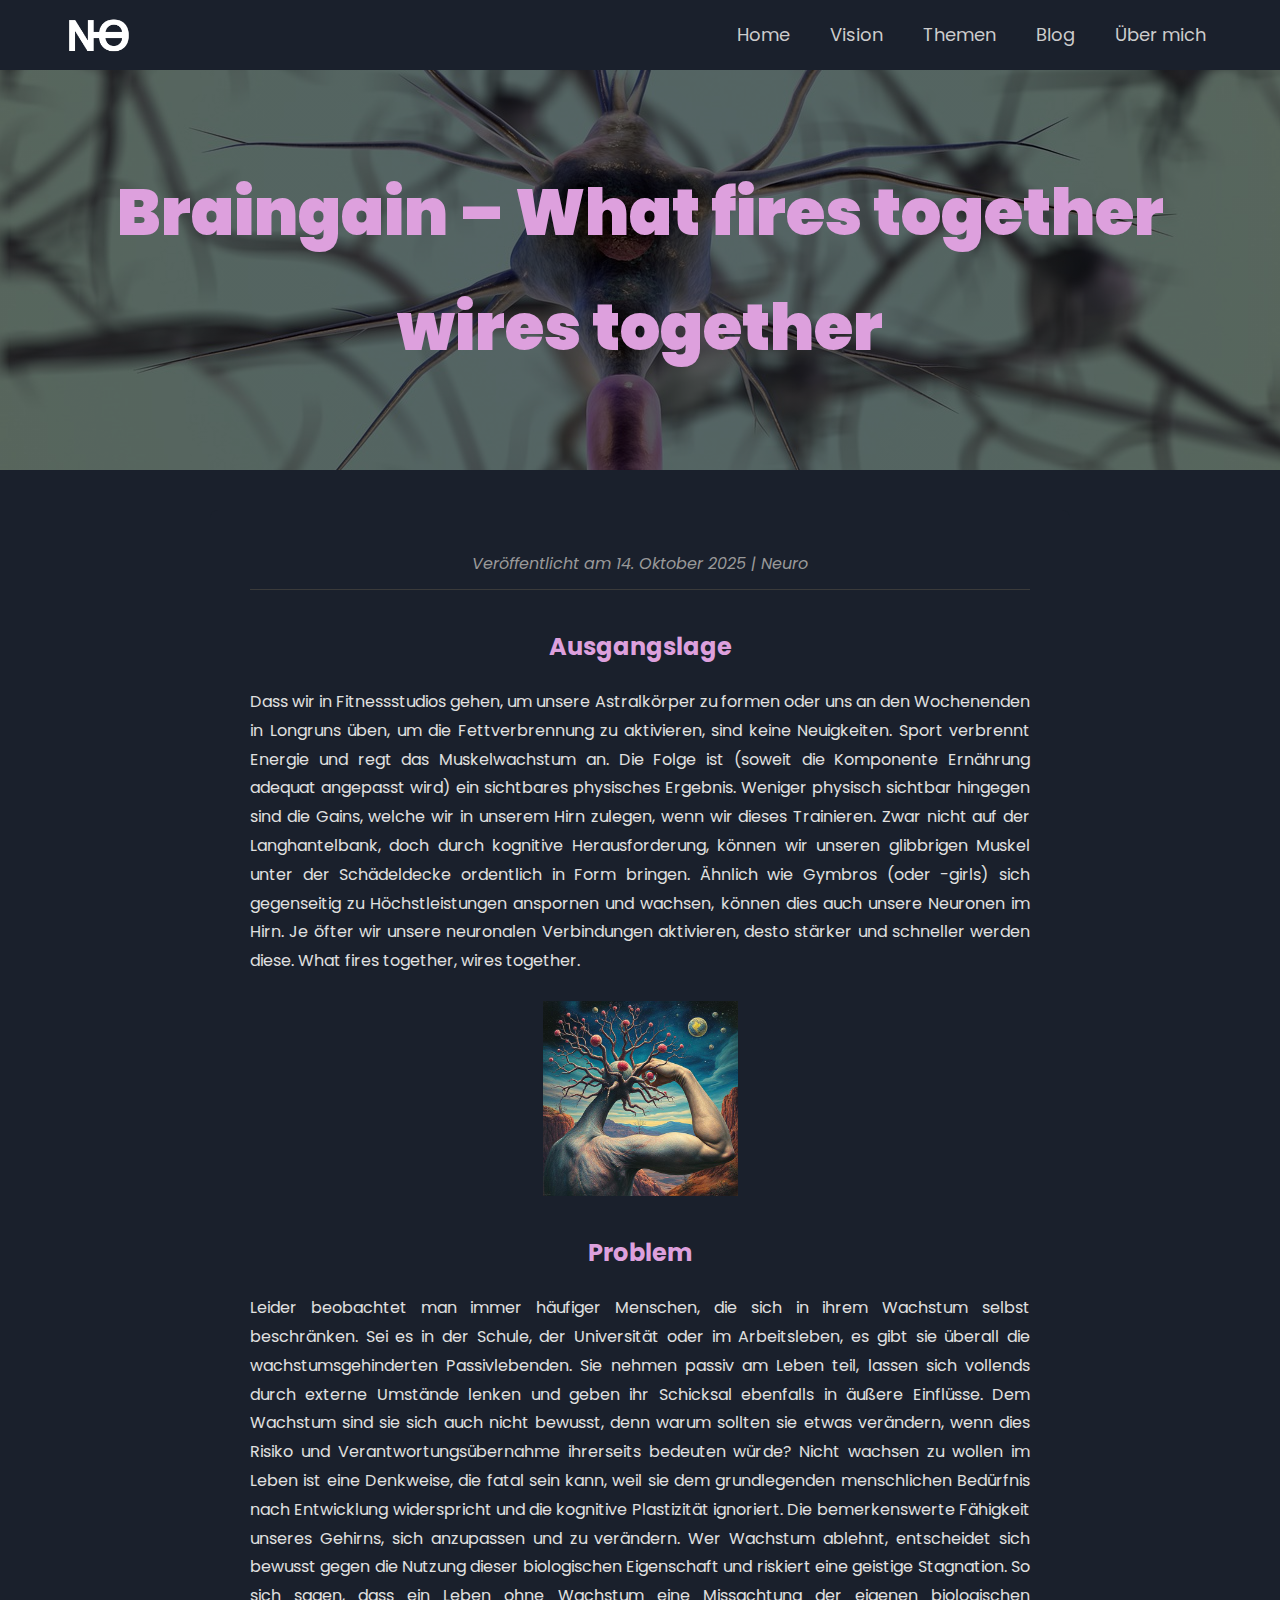
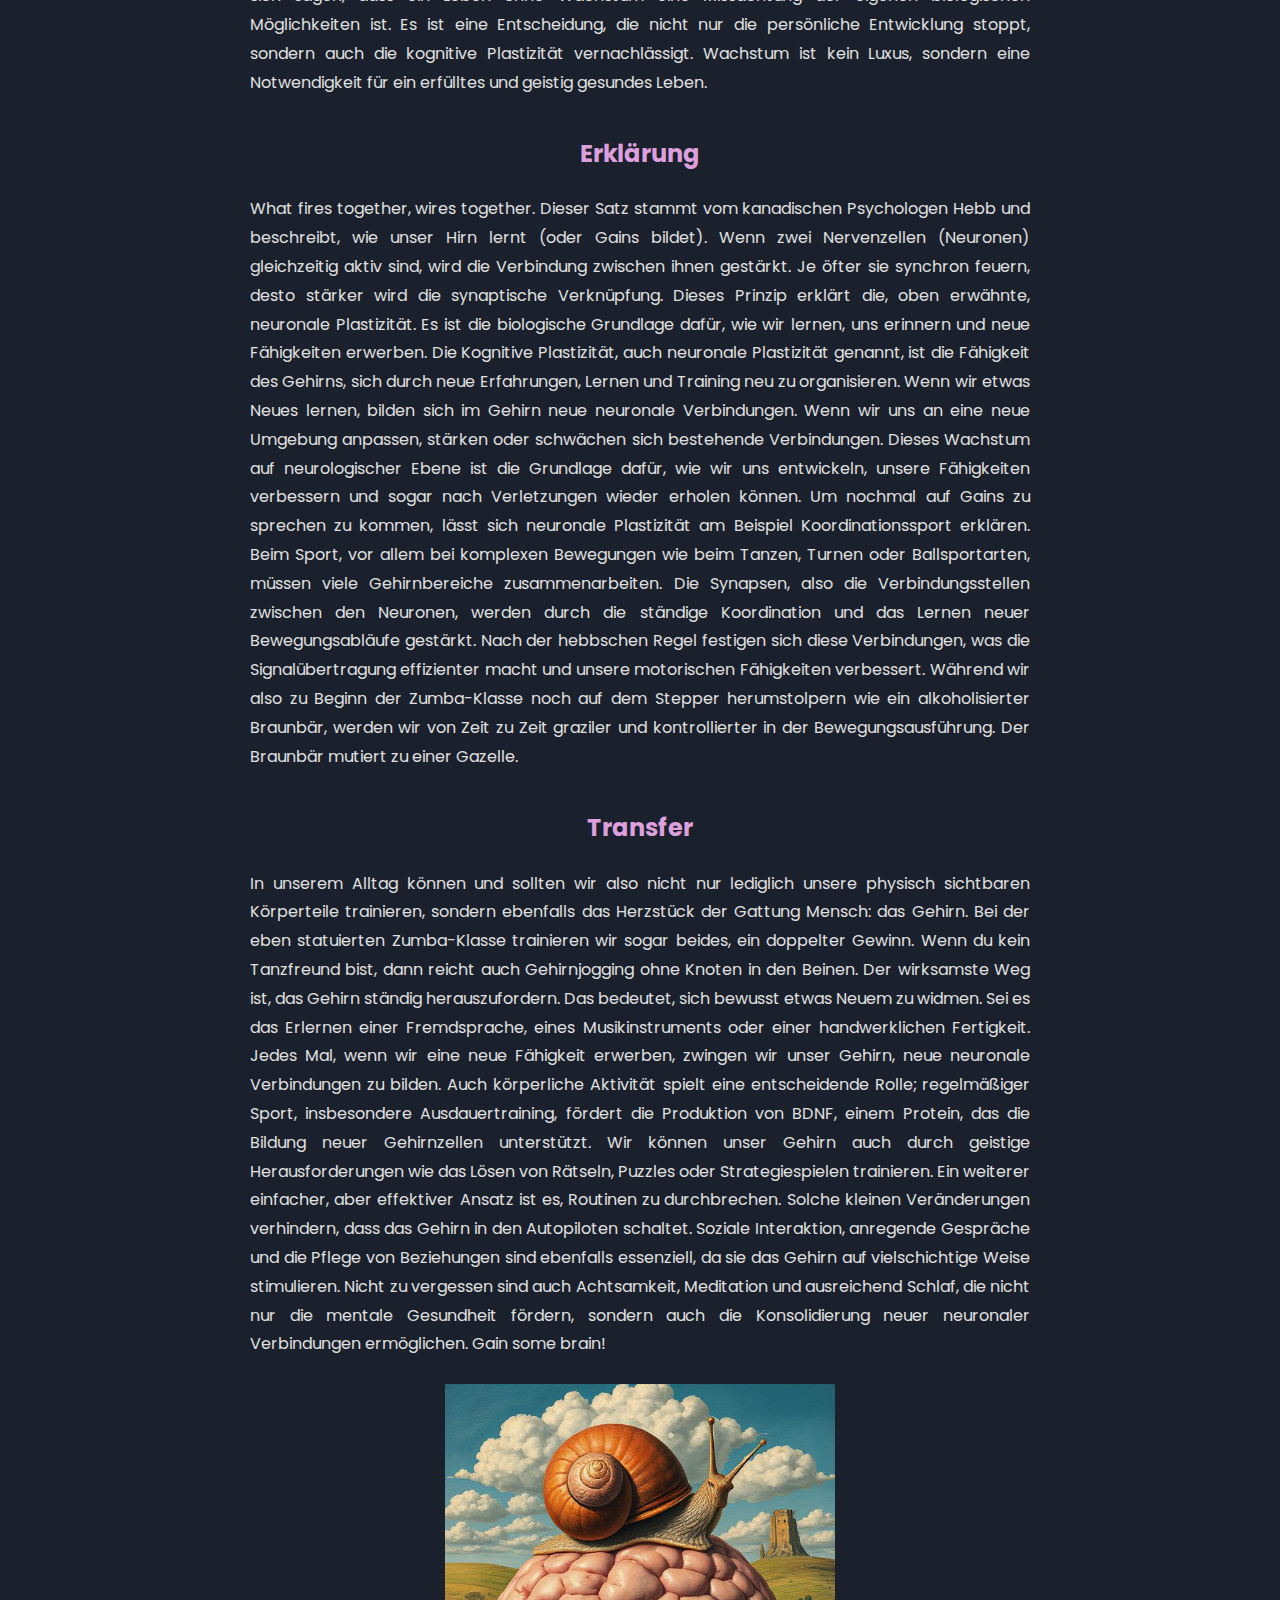
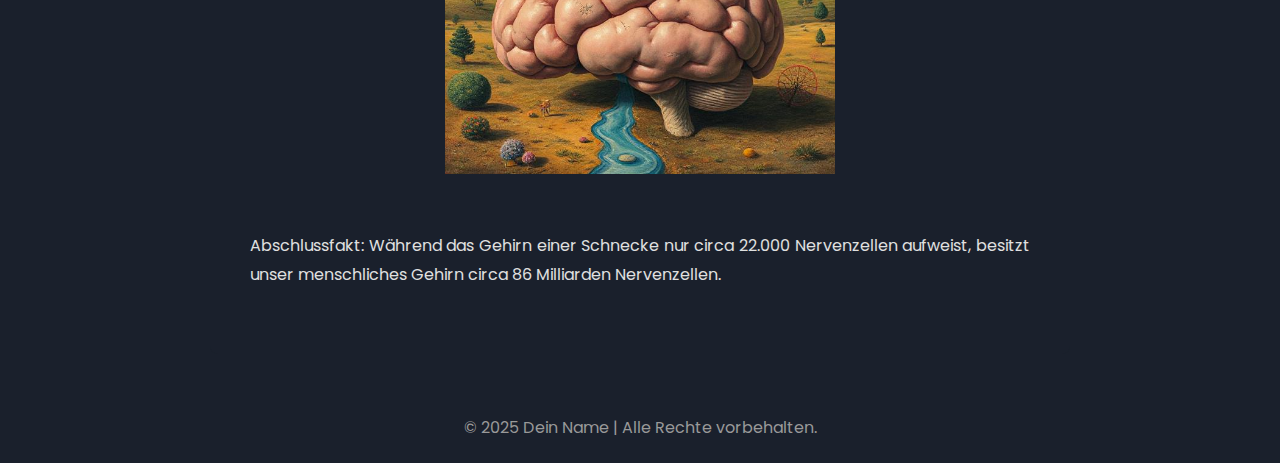
<file: b6.html>
<!DOCTYPE html>
<html lang="de">
<head>
    <meta charset="UTF-8">
    <meta name="viewport" content="width=device-width, initial-scale=1.0">
    <title>Braingain – What fires together wires together  </title>

    <link href="https://fonts.googleapis.com/css2?family=Poppins:wght@300;400;700;900&display=swap" rel="stylesheet">

    <style>
        * {
            margin: 0;
            padding: 0;
            box-sizing: border-box;
        }

        body {
            /* Dunkler Hintergrund und Poppins-Schriftart */
            font-family: 'Poppins', sans-serif;
            line-height: 1.8; 
            background-color: #1a202c; 
            color: #e0e0e0; 
        }

        a {
            color: #00bfff;
            text-decoration: none;
        }

        /* ------------------------------------- */
        /* Navigationsleiste (Menü oben rechts)  */
        /* ------------------------------------- */
        .navbar {
            background: #1a202c; 
            padding: 15px 5%;
            font-size: 1.125rem;
             font-family: 'Poppins', sans-serif;
            display: flex;
            justify-content: space-between; /* Logo links, Menü rechts */
            align-items: center;
            box-shadow: 0 4px 8px rgba(0, 0, 0, 0.4);
        }

        /* HINWEIS: .h1 ist unnötig, da H1 bereits über .main-title gestylt wird */
        /* .h1 { font-size: 30px; } */ 

        .logo {
            font-size: 1.5em;
            font-weight: 700;
            color: #fff;
        }

        .nav-menu ul {
            list-style: none;
            display: flex;
        }

        .nav-menu li {
            margin-left: 20px;
        }

        .nav-menu a {
            color: #ccc;
            font-weight: 400;
            padding: 5px 10px;
        }

        .nav-menu a:hover, .nav-menu a.active {
            color: plum;
        }


        /* ------------------------------------- */
        /* Header Bild und Titel (Mitte, Groß)   */
        /* ------------------------------------- */
        .header-image-container {
            height: 400px;
            background: 
                /* Überlagerung: Dunkelt das Bild ab (Schwarz, 40% Deckkraft) */
                linear-gradient(rgba(0, 0, 0, 0.6), rgba(0, 0, 0, 0.6)), 
                /* !!! Bildpfad hier anpassen !!! */
                url('pics/b6.jpg') center center no-repeat;
            background-size: cover;
            display: flex;
            justify-content: center;
             font-family: 'Poppins', sans-serif;
            align-items: center;
            text-align: center;
            margin-bottom: 40px;
        }

        .main-title {
            font-size: 4em; 
            color: plum;
            font-family: 'Poppins', sans-serif;
            padding: 0 20px;
            font-weight: 900; 
            
        }


        /* ------------------------------------- */
        /* Blog Post Styling (Mittig & Blocksatz)*/
        /* ------------------------------------- */
        .blog-container {
            width: auto; 
            margin: 30px auto; /* Zentriert den Container */
            padding: 0 20px;
            max-width: 900px; /* HINZUFÜGT: Begrenzt die Breite für bessere Lesbarkeit */
        }

        .blog-post {
            background: #1a202c; 
            padding: 40px;
            border-radius: 8px;
            text-align: center; /* Zentriert den gesamten Inhalt */
        }

        .post-meta {
            color: #999;
            margin-bottom: 30px;
            font-style: italic;
            border-bottom: 1px solid #3a3a3a;
            padding-bottom: 10px;
            text-align: center;
        }

        .post-content {
            /* Stellt sicher, dass der Text linksbündig oder Blocksatz ist */
            display: block; /* ÄNDERUNG: 'inline-block' ist hier nicht nötig, 'block' ist sauberer */
            max-width: 100%;
            text-align: left; 
        }

        .post-content p {
            margin-bottom: 25px;
            /* Blocksatz */
            text-align: justify; 
        }

        .post-content h2 {
            color: plum;
            margin-top: 35px;
            margin-bottom: 20px;
            text-align: center; 
        }

        .post-content ul {
            margin: 20px 0 20px 20px;
        }

        /* ------------------------------------- */
        /* Footer                                */
        /* ------------------------------------- */
        footer {
            text-align: center;
            padding: 20px;
            background: #1a202c;
            color: #999;
            margin-top: 40px;
        }
    </style>
</head>
<body>

    <header class="navbar">
       <img src="pics/Narco_Logo.PNG" width="70px" height="40px" alt="Firmenlogo" class="logo">
        <nav class="nav-menu">
            <ul>
                <li><a href="index.html">Home</a></li>
                <li><a href="index.html #vision" data-page="vision" class="nav-link">Vision</a></li>
                <li><a href="index.html #themen" data-page="themen" class="nav-link">Themen</a></li>
                <li><a href="index.html #blog" data-page="blog" class="nav-link">Blog</a></li>
                <li><a href="index.html #about" data-page="ablut" class="nav-link">Über mich</a></li>
            </ul>
        </nav>
    </header>

    <div class="header-image-container">
        <h1 class="main-title">Braingain – What fires together wires together  </h1>
    </div>

    <main class="blog-container">

        <article class="blog-post">

            <p class="post-meta">
                Veröffentlicht am <time datetime="2025-10-03">14. Oktober 2025</time> | Neuro
            </p>

            <section class="post-content">
                <h2>Ausgangslage</h2>
                <p>Dass wir in Fitnessstudios gehen, um unsere Astralkörper zu formen oder uns an den Wochenenden in Longruns üben, um die Fettverbrennung zu aktivieren, sind keine Neuigkeiten. Sport verbrennt Energie und regt das Muskelwachstum an. Die Folge ist (soweit die Komponente Ernährung adequat angepasst wird) ein sichtbares physisches Ergebnis. Weniger physisch sichtbar hingegen sind die Gains, welche wir in unserem Hirn zulegen, wenn wir dieses Trainieren. Zwar nicht auf der Langhantelbank, doch durch kognitive Herausforderung, können wir unseren glibbrigen Muskel unter der Schädeldecke ordentlich in Form bringen. Ähnlich wie Gymbros (oder -girls) sich gegenseitig zu Höchstleistungen anspornen und wachsen, können dies auch unsere Neuronen im Hirn. Je öfter wir unsere neuronalen Verbindungen aktivieren, desto stärker und schneller werden diese. What fires together, wires together.</p>
                    <div style="text-align: center;"> <img 
        src="pics/b6_1.jpg" 
        alt="Kreativität"
        style="
            max-width: 25%; 
            height: auto; 
            display: block; 
            margin-left: auto; 
            margin-right: auto;
        ">
</div>   
                
                <h2>Problem</h2>
                <p>Leider beobachtet man immer häufiger Menschen, die sich in ihrem Wachstum selbst beschränken. Sei es in der Schule, der Universität oder im Arbeitsleben, es gibt sie überall die wachstumsgehinderten Passivlebenden. Sie nehmen passiv am Leben teil, lassen sich vollends durch externe Umstände lenken und geben ihr Schicksal ebenfalls in äußere Einflüsse. Dem Wachstum sind sie sich auch nicht bewusst, denn warum sollten sie etwas verändern, wenn dies Risiko und Verantwortungsübernahme ihrerseits bedeuten würde? Nicht wachsen zu wollen im Leben ist eine Denkweise, die fatal sein kann, weil sie dem grundlegenden menschlichen Bedürfnis nach Entwicklung widerspricht und die kognitive Plastizität ignoriert. Die bemerkenswerte Fähigkeit unseres Gehirns, sich anzupassen und zu verändern. Wer Wachstum ablehnt, entscheidet sich bewusst gegen die Nutzung dieser biologischen Eigenschaft und riskiert eine geistige Stagnation. So sich sagen, dass ein Leben ohne Wachstum eine Missachtung der eigenen biologischen Möglichkeiten ist. Es ist eine Entscheidung, die nicht nur die persönliche Entwicklung stoppt, sondern auch die kognitive Plastizität vernachlässigt. Wachstum ist kein Luxus, sondern eine Notwendigkeit für ein erfülltes und geistig gesundes Leben.</p>
                    <h2>Erklärung</h2>
<p>What fires together, wires together. Dieser Satz stammt vom kanadischen Psychologen Hebb und beschreibt, wie unser Hirn lernt (oder Gains bildet). Wenn zwei Nervenzellen (Neuronen) gleichzeitig aktiv sind, wird die Verbindung zwischen ihnen gestärkt. Je öfter sie synchron feuern, desto stärker wird die synaptische Verknüpfung. Dieses Prinzip erklärt die, oben erwähnte, neuronale Plastizität. Es ist die biologische Grundlage dafür, wie wir lernen, uns erinnern und neue Fähigkeiten erwerben. Die Kognitive Plastizität, auch neuronale Plastizität genannt, ist die Fähigkeit des Gehirns, sich durch neue Erfahrungen, Lernen und Training neu zu organisieren. Wenn wir etwas Neues lernen, bilden sich im Gehirn neue neuronale Verbindungen. Wenn wir uns an eine neue Umgebung anpassen, stärken oder schwächen sich bestehende Verbindungen. Dieses Wachstum auf neurologischer Ebene ist die Grundlage dafür, wie wir uns entwickeln, unsere Fähigkeiten verbessern und sogar nach Verletzungen wieder erholen können. Um nochmal auf Gains zu sprechen zu kommen, lässt sich neuronale Plastizität am Beispiel Koordinationssport erklären. Beim Sport, vor allem bei komplexen Bewegungen wie beim Tanzen, Turnen oder Ballsportarten, müssen viele Gehirnbereiche zusammenarbeiten. Die Synapsen, also die Verbindungsstellen zwischen den Neuronen, werden durch die ständige Koordination und das Lernen neuer Bewegungsabläufe gestärkt. Nach der hebbschen Regel festigen sich diese Verbindungen, was die Signalübertragung effizienter macht und unsere motorischen Fähigkeiten verbessert. Während wir also zu Beginn der Zumba-Klasse noch auf dem Stepper herumstolpern wie ein alkoholisierter Braunbär, werden wir von Zeit zu Zeit graziler und kontrollierter in der Bewegungsausführung. Der Braunbär mutiert zu einer Gazelle.</p>
       <h2>Transfer</h2>
<p>In unserem Alltag können und sollten wir also nicht nur lediglich unsere physisch sichtbaren Körperteile trainieren, sondern ebenfalls das Herzstück der Gattung Mensch: das Gehirn. Bei der eben statuierten Zumba-Klasse trainieren wir sogar beides, ein doppelter Gewinn. Wenn du kein Tanzfreund bist, dann reicht auch Gehirnjogging ohne Knoten in den Beinen. Der wirksamste Weg ist, das Gehirn ständig herauszufordern. Das bedeutet, sich bewusst etwas Neuem zu widmen. Sei es das Erlernen einer Fremdsprache, eines Musikinstruments oder einer handwerklichen Fertigkeit. Jedes Mal, wenn wir eine neue Fähigkeit erwerben, zwingen wir unser Gehirn, neue neuronale Verbindungen zu bilden. Auch körperliche Aktivität spielt eine entscheidende Rolle; regelmäßiger Sport, insbesondere Ausdauertraining, fördert die Produktion von BDNF, einem Protein, das die Bildung neuer Gehirnzellen unterstützt. Wir können unser Gehirn auch durch geistige Herausforderungen wie das Lösen von Rätseln, Puzzles oder Strategiespielen trainieren. Ein weiterer einfacher, aber effektiver Ansatz ist es, Routinen zu durchbrechen. Solche kleinen Veränderungen verhindern, dass das Gehirn in den Autopiloten schaltet. Soziale Interaktion, anregende Gespräche und die Pflege von Beziehungen sind ebenfalls essenziell, da sie das Gehirn auf vielschichtige Weise stimulieren. Nicht zu vergessen sind auch Achtsamkeit, Meditation und ausreichend Schlaf, die nicht nur die mentale Gesundheit fördern, sondern auch die Konsolidierung neuer neuronaler Verbindungen ermöglichen. Gain some brain!</p>
    
    <div style="text-align: center;"> <img 
        src="pics/b6_2.jpg" 
        alt="Kreativität"
        style="
            max-width: 50%; 
            height: auto; 
            display: block; 
            margin-left: auto; 
            margin-right: auto;
        ">
</div>

                <p><br><br>Abschlussfakt: Während das Gehirn einer Schnecke nur circa 22.000 Nervenzellen aufweist, besitzt unser menschliches Gehirn circa 86 Milliarden Nervenzellen. </p>
            </section>

        </article>

    </main>

    <footer>
        <p>&copy; 2025 Dein Name | Alle Rechte vorbehalten.</p>
    </footer>

</body>
</file>
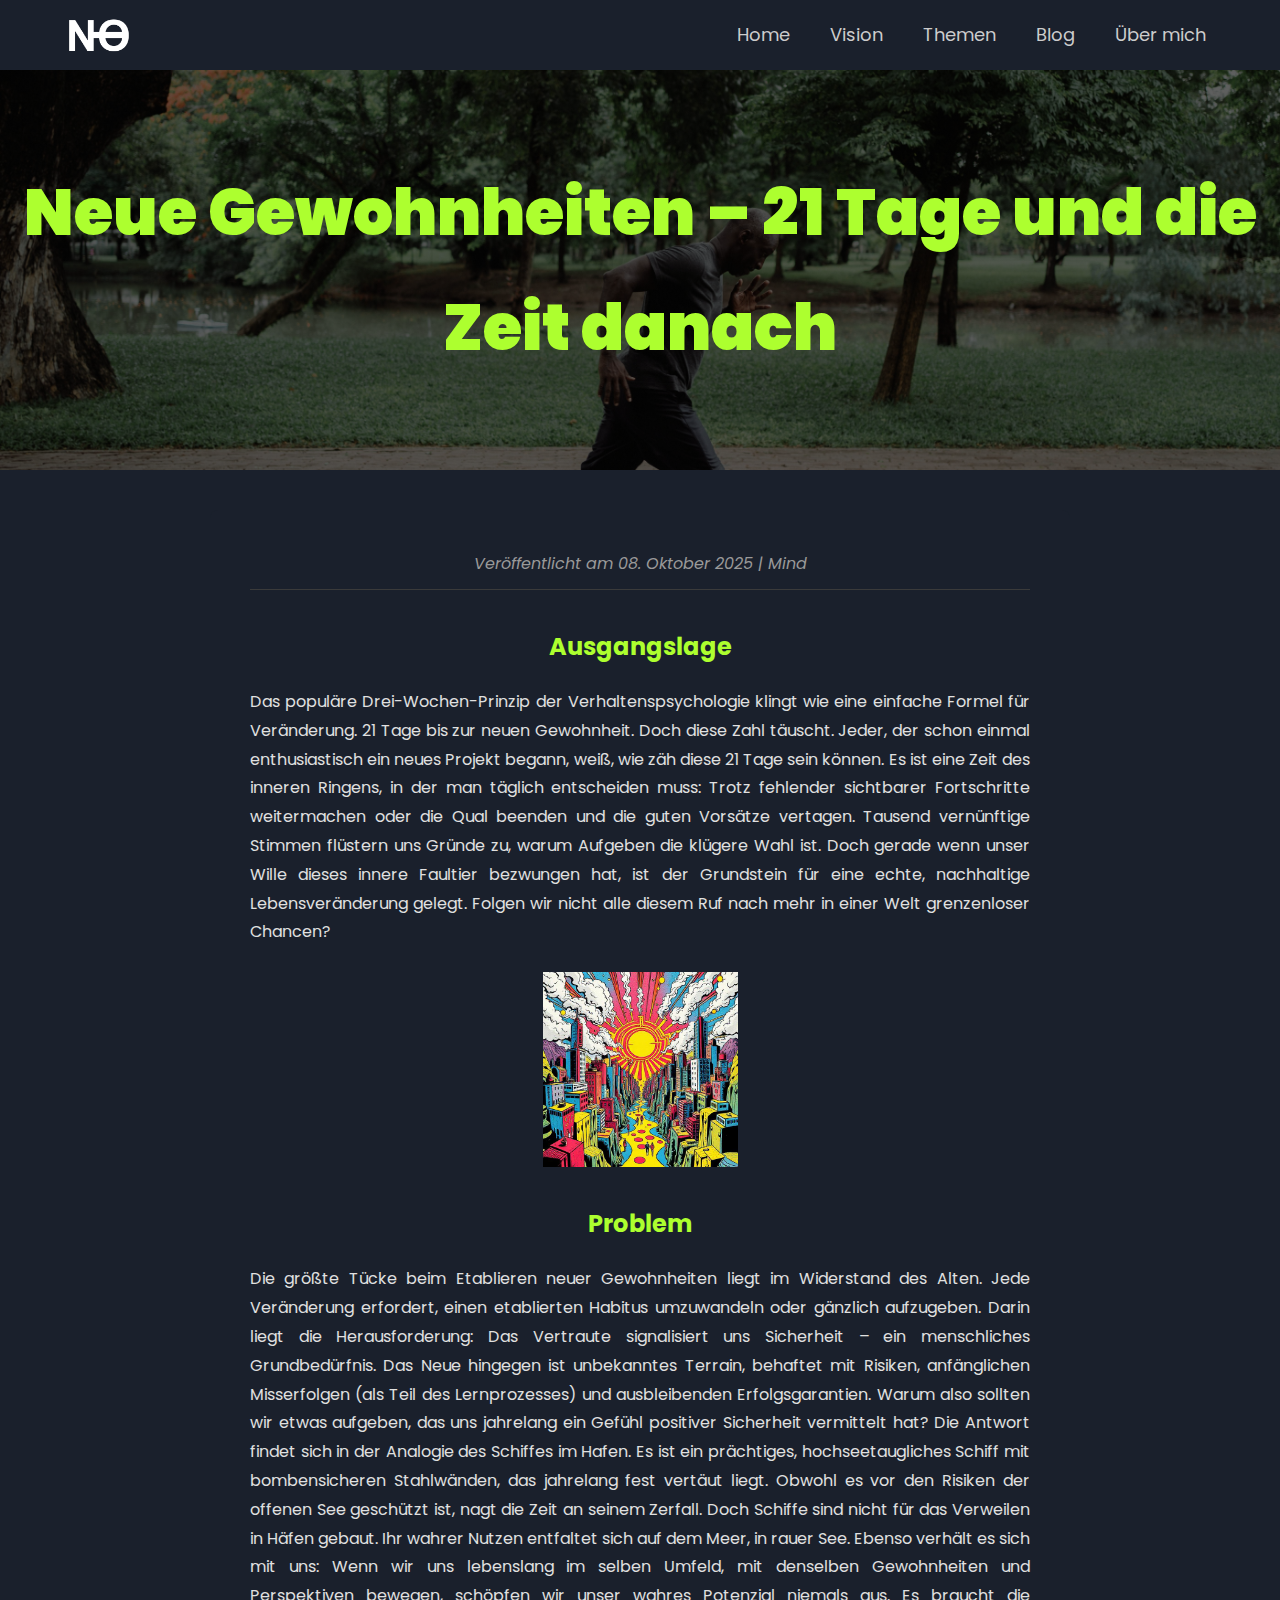
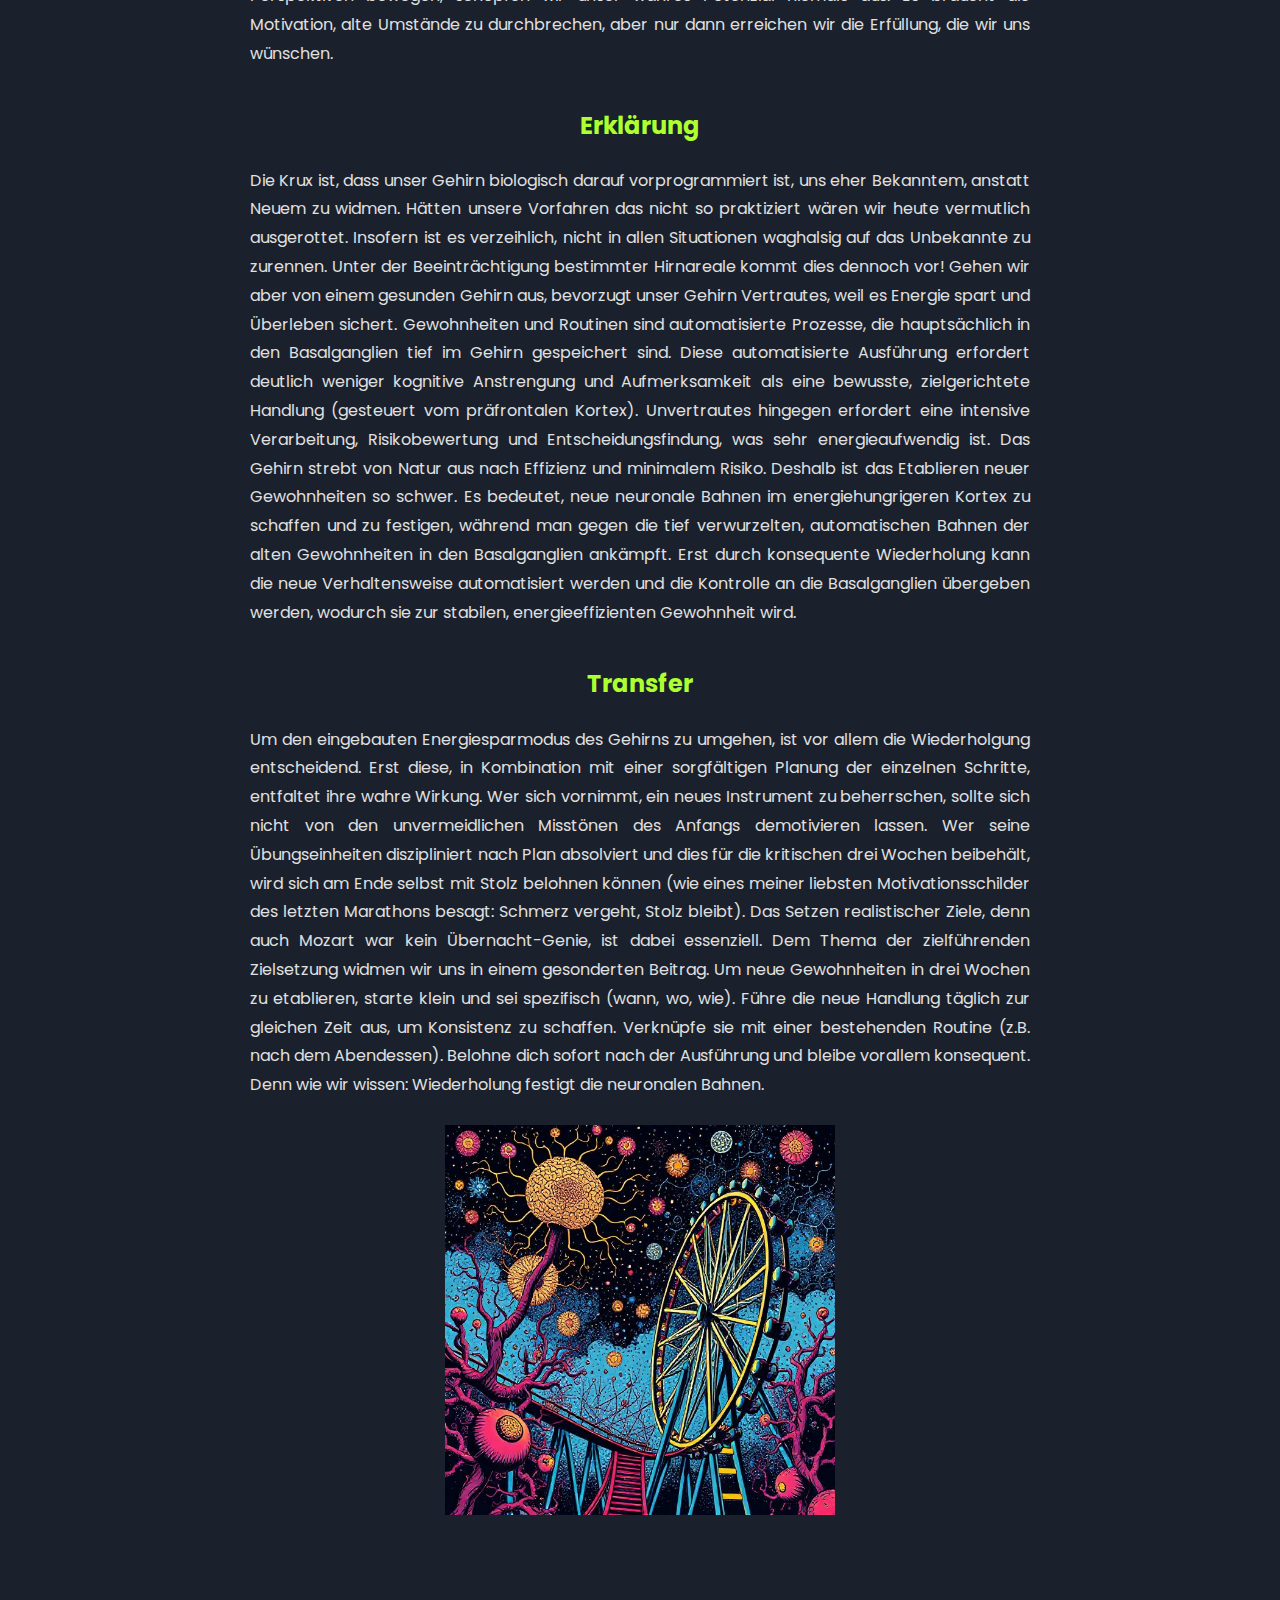
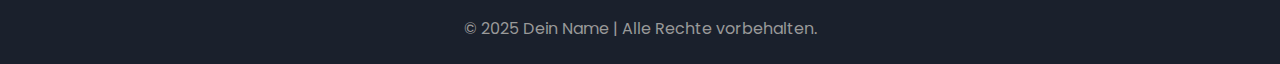
<file: b7.html>
<!DOCTYPE html>
<html lang="de">
<head>
    <meta charset="UTF-8">
    <meta name="viewport" content="width=device-width, initial-scale=1.0">
    <title>Neue Gewohnheiten – 21 Tage und die Zeit danach </title>

    <link href="https://fonts.googleapis.com/css2?family=Poppins:wght@300;400;700;900&display=swap" rel="stylesheet">

    <style>
        * {
            margin: 0;
            padding: 0;
            box-sizing: border-box;
        }

        body {
            /* Dunkler Hintergrund und Poppins-Schriftart */
            font-family: 'Poppins', sans-serif;
            line-height: 1.8; 
            background-color: #1a202c; 
            color: #e0e0e0; 
        }

        a {
            color: #00bfff;
            text-decoration: none;
        }

        /* ------------------------------------- */
        /* Navigationsleiste (Menü oben rechts)  */
        /* ------------------------------------- */
        .navbar {
            background: #1a202c; 
            padding: 15px 5%;
            font-size: 1.125rem;
             font-family: 'Poppins', sans-serif;
            display: flex;
            justify-content: space-between; /* Logo links, Menü rechts */
            align-items: center;
            box-shadow: 0 4px 8px rgba(0, 0, 0, 0.4);
        }

        /* HINWEIS: .h1 ist unnötig, da H1 bereits über .main-title gestylt wird */
        /* .h1 { font-size: 30px; } */ 

        .logo {
            font-size: 1.5em;
            font-weight: 700;
            color: #fff;
        }

        .nav-menu ul {
            list-style: none;
            display: flex;
        }

        .nav-menu li {
            margin-left: 20px;
        }

        .nav-menu a {
            color: #ccc;
            font-weight: 400;
            padding: 5px 10px;
        }

        .nav-menu a:hover, .nav-menu a.active {
            color: greenyellow;
        }


        /* ------------------------------------- */
        /* Header Bild und Titel (Mitte, Groß)   */
        /* ------------------------------------- */
        .header-image-container {
            height: 400px;
            background: 
                /* Überlagerung: Dunkelt das Bild ab (Schwarz, 40% Deckkraft) */
                linear-gradient(rgba(0, 0, 0, 0.6), rgba(0, 0, 0, 0.6)), 
                /* !!! Bildpfad hier anpassen !!! */
                url('pics/b7.jpg') center center no-repeat;
            background-size: cover;
            display: flex;
            justify-content: center;
             font-family: 'Poppins', sans-serif;
            align-items: center;
            text-align: center;
            margin-bottom: 40px;
        }

        .main-title {
            font-size: 4em; 
            color: greenyellow;
            font-family: 'Poppins', sans-serif;
            padding: 0 20px;
            font-weight: 900; 
            
        }


        /* ------------------------------------- */
        /* Blog Post Styling (Mittig & Blocksatz)*/
        /* ------------------------------------- */
        .blog-container {
            width: auto; 
            margin: 30px auto; /* Zentriert den Container */
            padding: 0 20px;
            max-width: 900px; /* HINZUFÜGT: Begrenzt die Breite für bessere Lesbarkeit */
        }

        .blog-post {
            background: #1a202c; 
            padding: 40px;
            border-radius: 8px;
            text-align: center; /* Zentriert den gesamten Inhalt */
        }

        .post-meta {
            color: #999;
            margin-bottom: 30px;
            font-style: italic;
            border-bottom: 1px solid #3a3a3a;
            padding-bottom: 10px;
            text-align: center;
        }

        .post-content {
            /* Stellt sicher, dass der Text linksbündig oder Blocksatz ist */
            display: block; /* ÄNDERUNG: 'inline-block' ist hier nicht nötig, 'block' ist sauberer */
            max-width: 100%;
            text-align: left; 
        }

        .post-content p {
            margin-bottom: 25px;
            /* Blocksatz */
            text-align: justify; 
        }

        .post-content h2 {
            color: greenyellow;
            margin-top: 35px;
            margin-bottom: 20px;
            text-align: center; 
        }

        .post-content ul {
            margin: 20px 0 20px 20px;
        }

        /* ------------------------------------- */
        /* Footer                                */
        /* ------------------------------------- */
        footer {
            text-align: center;
            padding: 20px;
            background: #1a202c;
            color: #999;
            margin-top: 40px;
        }
    </style>
</head>
<body>

    <header class="navbar">
       <img src="pics/Narco_Logo.PNG" width="70px" height="40px" alt="Firmenlogo" class="logo">
        <nav class="nav-menu">
            <ul>
                <li><a href="index.html">Home</a></li>
                <li><a href="index.html #vision" data-page="vision" class="nav-link">Vision</a></li>
                <li><a href="index.html #themen" data-page="themen" class="nav-link">Themen</a></li>
                <li><a href="index.html #blog" data-page="blog" class="nav-link">Blog</a></li>
                <li><a href="index.html #about" data-page="ablut" class="nav-link">Über mich</a></li>
            </ul>
        </nav>
    </header>

    <div class="header-image-container">
        <h1 class="main-title"> Neue Gewohnheiten – 21 Tage und die Zeit danach</h1>
    </div>

    <main class="blog-container">

        <article class="blog-post">

            <p class="post-meta">
                Veröffentlicht am <time datetime="2025-10-03">08. Oktober 2025</time> | Mind
            </p>

            <section class="post-content">
                <h2>Ausgangslage</h2>
                <p>Das populäre Drei-Wochen-Prinzip der Verhaltenspsychologie klingt wie eine einfache Formel für Veränderung. 21 Tage bis zur neuen Gewohnheit. Doch diese Zahl täuscht. Jeder, der schon einmal enthusiastisch ein neues Projekt begann, weiß, wie zäh diese 21 Tage sein können. Es ist eine Zeit des inneren Ringens, in der man täglich entscheiden muss: Trotz fehlender sichtbarer Fortschritte weitermachen oder die Qual beenden und die guten Vorsätze vertagen. Tausend vernünftige Stimmen flüstern uns Gründe zu, warum Aufgeben die klügere Wahl ist. Doch gerade wenn unser Wille dieses innere Faultier bezwungen hat, ist der Grundstein für eine echte, nachhaltige Lebensveränderung gelegt. Folgen wir nicht alle diesem Ruf nach mehr in einer Welt grenzenloser Chancen? </p>
                    
                    <div style="text-align: center;"> <img 
        src="pics/b7_1.jpg" 
        alt="Kreativität"
        style="
            max-width: 25%; 
            height: auto; 
            display: block; 
            margin-left: auto; 
            margin-right: auto;
        ">
</div>   
                
                <h2>Problem</h2>
                <p>Die größte Tücke beim Etablieren neuer Gewohnheiten liegt im Widerstand des Alten. Jede Veränderung erfordert, einen etablierten Habitus umzuwandeln oder gänzlich aufzugeben. Darin liegt die Herausforderung: Das Vertraute signalisiert uns Sicherheit – ein menschliches Grundbedürfnis. Das Neue hingegen ist unbekanntes Terrain, behaftet mit Risiken, anfänglichen Misserfolgen (als Teil des Lernprozesses) und ausbleibenden Erfolgsgarantien. Warum also sollten wir etwas aufgeben, das uns jahrelang ein Gefühl positiver Sicherheit vermittelt hat?
Die Antwort findet sich in der Analogie des Schiffes im Hafen. Es ist ein prächtiges, hochseetaugliches Schiff mit bombensicheren Stahlwänden, das jahrelang fest vertäut liegt. Obwohl es vor den Risiken der offenen See geschützt ist, nagt die Zeit an seinem Zerfall. Doch Schiffe sind nicht für das Verweilen in Häfen gebaut. Ihr wahrer Nutzen entfaltet sich auf dem Meer, in rauer See. Ebenso verhält es sich mit uns: Wenn wir uns lebenslang im selben Umfeld, mit denselben Gewohnheiten und Perspektiven bewegen, schöpfen wir unser wahres Potenzial niemals aus. Es braucht die Motivation, alte Umstände zu durchbrechen, aber nur dann erreichen wir die Erfüllung, die wir uns wünschen.</p>
                    
                    
                    <h2>Erklärung</h2>
<p>Die Krux ist, dass unser Gehirn biologisch darauf vorprogrammiert ist, uns eher Bekanntem, anstatt Neuem zu widmen. Hätten unsere Vorfahren das nicht so praktiziert wären wir heute vermutlich ausgerottet. Insofern ist es verzeihlich, nicht in allen Situationen waghalsig auf das Unbekannte zu zurennen. Unter der Beeinträchtigung bestimmter Hirnareale kommt dies dennoch vor! Gehen wir aber von einem gesunden Gehirn aus, bevorzugt unser Gehirn Vertrautes, weil es Energie spart und Überleben sichert. Gewohnheiten und Routinen sind automatisierte Prozesse, die hauptsächlich in den Basalganglien tief im Gehirn gespeichert sind. Diese automatisierte Ausführung erfordert deutlich weniger kognitive Anstrengung und Aufmerksamkeit als eine bewusste, zielgerichtete Handlung (gesteuert vom präfrontalen Kortex).  Unvertrautes hingegen erfordert eine intensive Verarbeitung, Risikobewertung und Entscheidungsfindung, was sehr energieaufwendig ist. Das Gehirn strebt von Natur aus nach Effizienz und minimalem Risiko.
Deshalb ist das Etablieren neuer Gewohnheiten so schwer. Es bedeutet, neue neuronale Bahnen im energiehungrigeren Kortex zu schaffen und zu festigen, während man gegen die tief verwurzelten, automatischen Bahnen der alten Gewohnheiten in den Basalganglien ankämpft. Erst durch konsequente Wiederholung kann die neue Verhaltensweise automatisiert werden und die Kontrolle an die Basalganglien übergeben werden, wodurch sie zur stabilen, energieeffizienten Gewohnheit wird. </p>
    
    
    <h2>Transfer</h2>
<p>Um den eingebauten Energiesparmodus des Gehirns zu umgehen, ist vor allem die Wiederholgung entscheidend. Erst diese, in Kombination mit einer sorgfältigen Planung der einzelnen Schritte, entfaltet ihre wahre Wirkung. Wer sich vornimmt, ein neues Instrument zu beherrschen, sollte sich nicht von den unvermeidlichen Misstönen des Anfangs demotivieren lassen. Wer seine Übungseinheiten diszipliniert nach Plan absolviert und dies für die kritischen drei Wochen beibehält, wird sich am Ende selbst mit Stolz belohnen können (wie eines meiner liebsten Motivationsschilder des letzten Marathons besagt: Schmerz vergeht, Stolz bleibt). Das Setzen realistischer Ziele, denn auch Mozart war kein Übernacht-Genie, ist dabei essenziell. Dem Thema der zielführenden Zielsetzung widmen wir uns in einem gesonderten Beitrag. Um neue Gewohnheiten in drei Wochen zu etablieren, starte klein und sei spezifisch (wann, wo, wie). Führe die neue Handlung täglich zur gleichen Zeit aus, um Konsistenz zu schaffen. Verknüpfe sie mit einer bestehenden Routine (z.B. nach dem Abendessen). Belohne dich sofort nach der Ausführung und bleibe vorallem konsequent. Denn wie wir wissen: Wiederholung festigt die neuronalen Bahnen.
 </p> 
    <div style="text-align: center;"> <img 
        src="pics/b7_2.jpg" 
        alt="Kreativität"
        style="
            max-width: 50%; 
            height: auto; 
            display: block; 
            margin-left: auto; 
            margin-right: auto;
        ">
</div>

             
            </section>

        </article>

    </main>

    <footer>
        <p>&copy; 2025 Dein Name | Alle Rechte vorbehalten.</p>
    </footer>

</body>
</file>
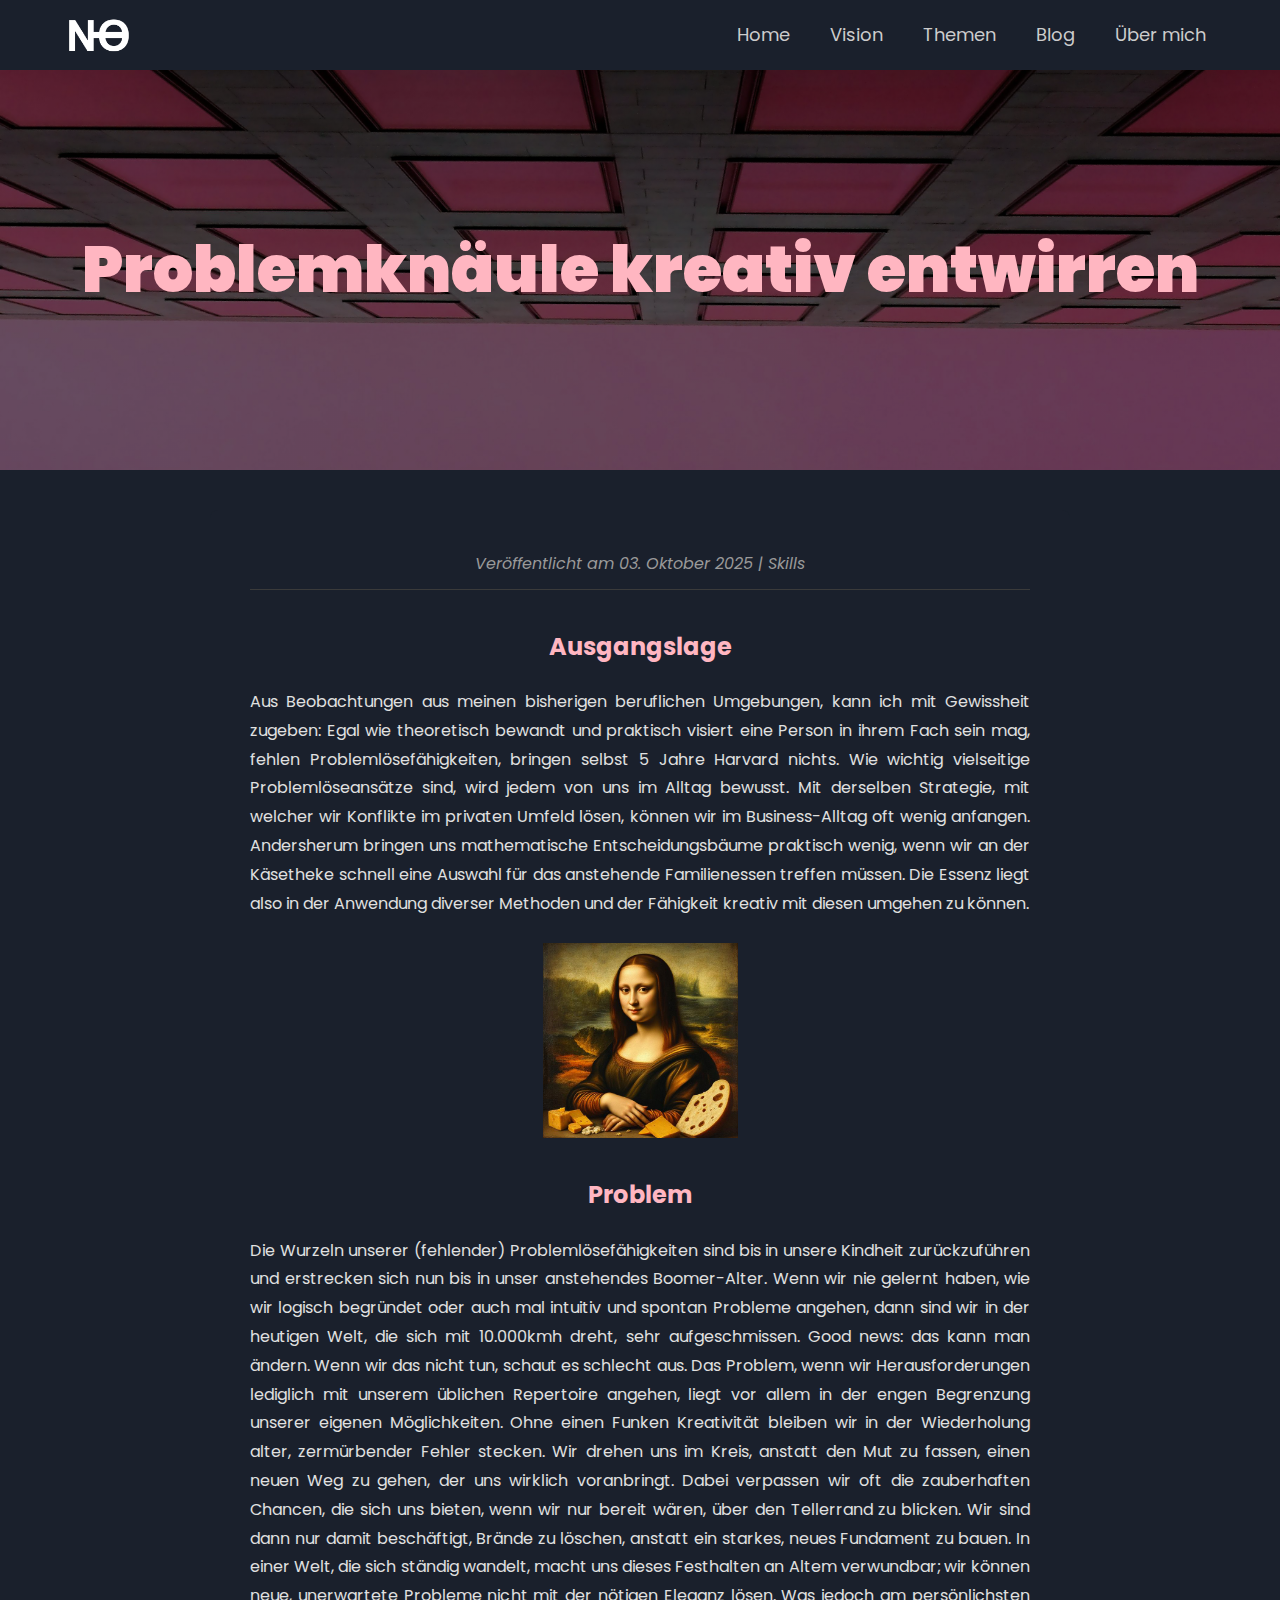
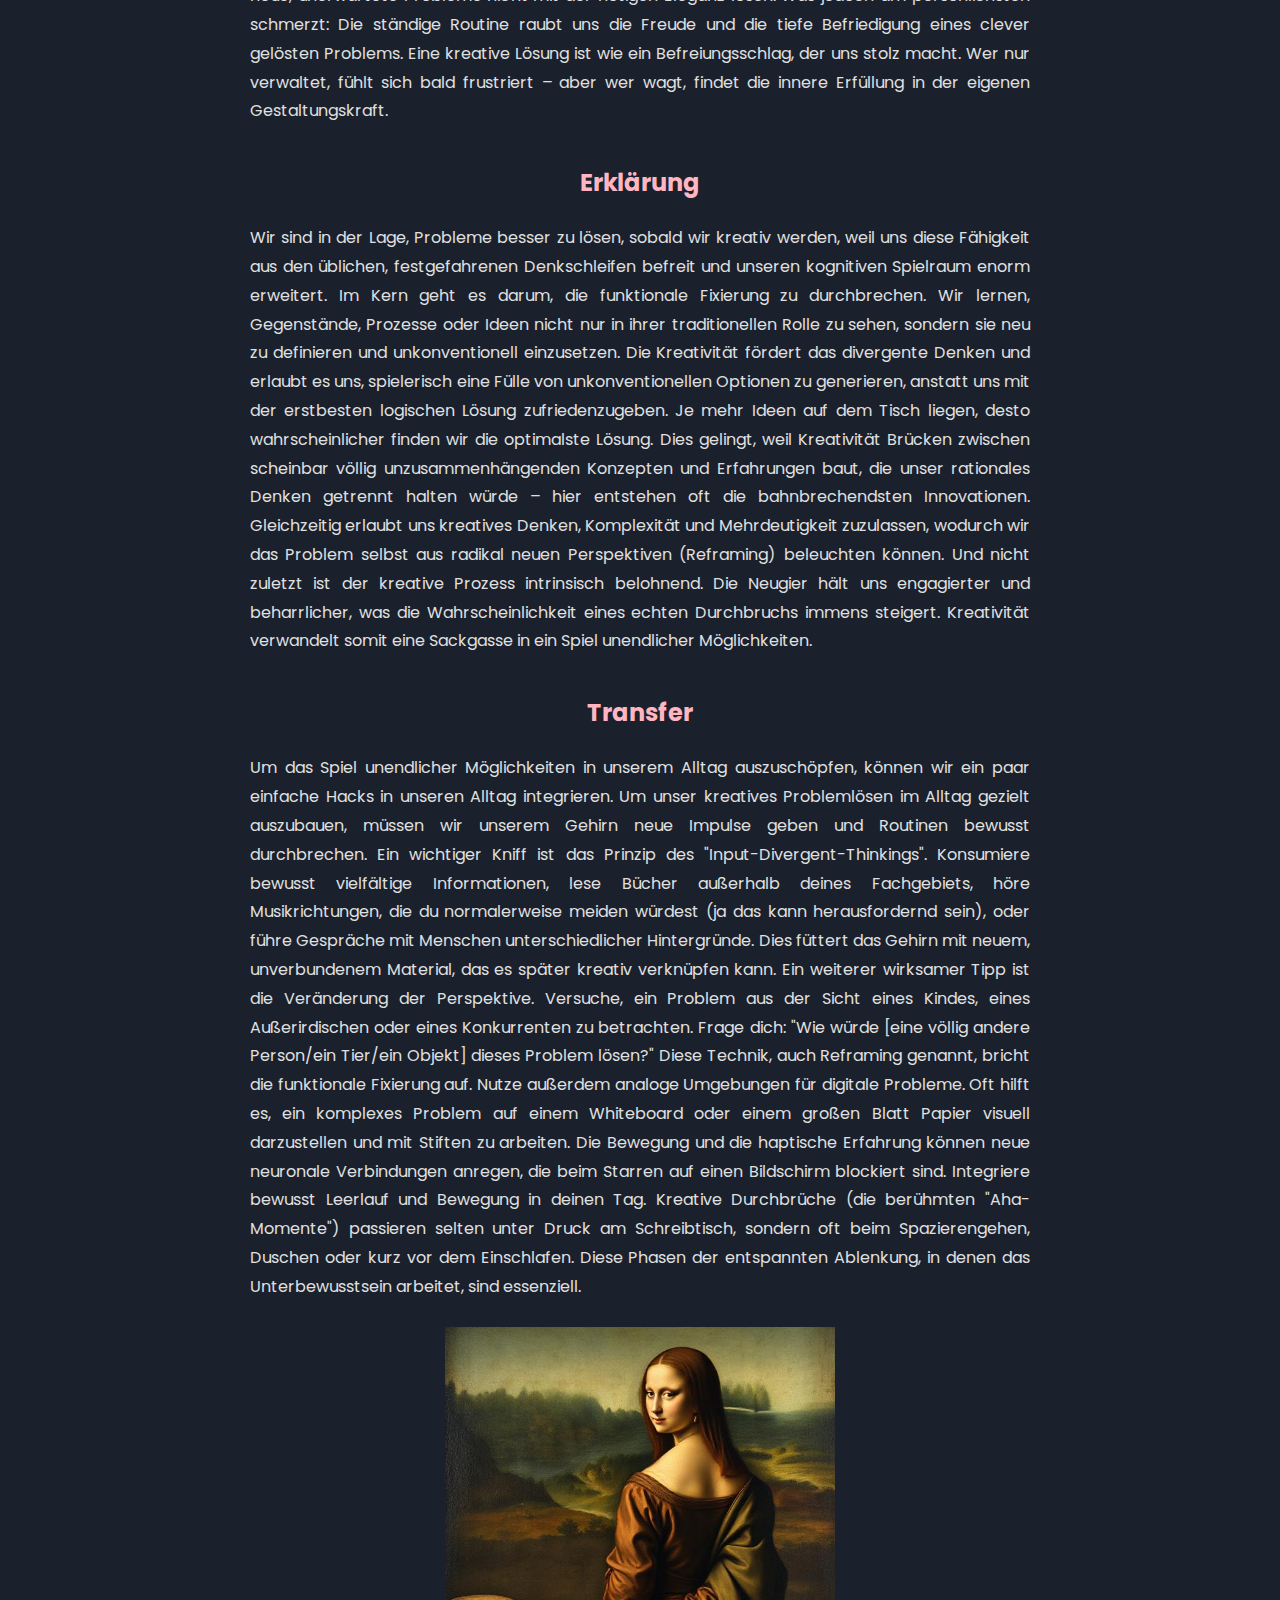
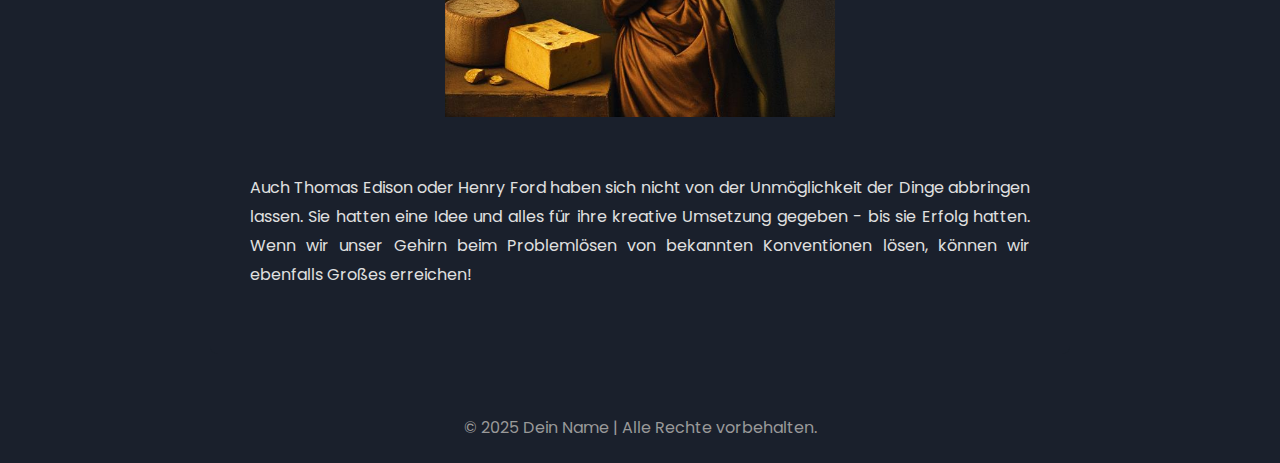
<file: b8.html>
<!DOCTYPE html>
<html lang="de">
<head>
    <meta charset="UTF-8">
    <meta name="viewport" content="width=device-width, initial-scale=1.0">
    <title>Problemknäule kreativ entwirren</title>

    <link href="https://fonts.googleapis.com/css2?family=Poppins:wght@300;400;700;900&display=swap" rel="stylesheet">

    <style>
        * {
            margin: 0;
            padding: 0;
            box-sizing: border-box;
        }

        body {
            /* Dunkler Hintergrund und Poppins-Schriftart */
            font-family: 'Poppins', sans-serif;
            line-height: 1.8; 
            background-color: #1a202c; 
            color: #e0e0e0; 
        }

        a {
            color: #00bfff;
            text-decoration: none;
        }

        /* ------------------------------------- */
        /* Navigationsleiste (Menü oben rechts)  */
        /* ------------------------------------- */
        .navbar {
            background: #1a202c; 
            padding: 15px 5%;
            font-size: 1.125rem;
             font-family: 'Poppins', sans-serif;
            display: flex;
            justify-content: space-between; /* Logo links, Menü rechts */
            align-items: center;
            box-shadow: 0 4px 8px rgba(0, 0, 0, 0.4);
        }

        /* HINWEIS: .h1 ist unnötig, da H1 bereits über .main-title gestylt wird */
        /* .h1 { font-size: 30px; } */ 

        .logo {
            font-size: 1.5em;
            font-weight: 700;
            color: #fff;
        }

        .nav-menu ul {
            list-style: none;
            display: flex;
        }

        .nav-menu li {
            margin-left: 20px;
        }

        .nav-menu a {
            color: #ccc;
            font-weight: 400;
            padding: 5px 10px;
        }

        .nav-menu a:hover, .nav-menu a.active {
            color: lightpink;
        }


        /* ------------------------------------- */
        /* Header Bild und Titel (Mitte, Groß)   */
        /* ------------------------------------- */
        .header-image-container {
            height: 400px;
            background: 
                /* Überlagerung: Dunkelt das Bild ab (Schwarz, 40% Deckkraft) */
                linear-gradient(rgba(0, 0, 0, 0.6), rgba(0, 0, 0, 0.6)), 
                /* !!! Bildpfad hier anpassen !!! */
                url('pics/b8.jpg') center center no-repeat;
            background-size: cover;
            display: flex;
            justify-content: center;
             font-family: 'Poppins', sans-serif;
            align-items: center;
            text-align: center;
            margin-bottom: 40px;
        }

        .main-title {
            font-size: 4em; 
            color: lightpink;
            font-family: 'Poppins', sans-serif;
            padding: 0 20px;
            font-weight: 900; 
            
        }


        /* ------------------------------------- */
        /* Blog Post Styling (Mittig & Blocksatz)*/
        /* ------------------------------------- */
        .blog-container {
            width: auto; 
            margin: 30px auto; /* Zentriert den Container */
            padding: 0 20px;
            max-width: 900px; /* HINZUFÜGT: Begrenzt die Breite für bessere Lesbarkeit */
        }

        .blog-post {
            background: #1a202c; 
            padding: 40px;
            border-radius: 8px;
            text-align: center; /* Zentriert den gesamten Inhalt */
        }

        .post-meta {
            color: #999;
            margin-bottom: 30px;
            font-style: italic;
            border-bottom: 1px solid #3a3a3a;
            padding-bottom: 10px;
            text-align: center;
        }

        .post-content {
            /* Stellt sicher, dass der Text linksbündig oder Blocksatz ist */
            display: block; /* ÄNDERUNG: 'inline-block' ist hier nicht nötig, 'block' ist sauberer */
            max-width: 100%;
            text-align: left; 
        }

        .post-content p {
            margin-bottom: 25px;
            /* Blocksatz */
            text-align: justify; 
        }

        .post-content h2 {
            color: lightpink;
            margin-top: 35px;
            margin-bottom: 20px;
            text-align: center; 
        }

        .post-content ul {
            margin: 20px 0 20px 20px;
        }

        /* ------------------------------------- */
        /* Footer                                */
        /* ------------------------------------- */
        footer {
            text-align: center;
            padding: 20px;
            background: #1a202c;
            color: #999;
            margin-top: 40px;
        }
    </style>
</head>
<body>

    <header class="navbar">
       <img src="pics/Narco_Logo.PNG" width="70px" height="40px" alt="Firmenlogo" class="logo">
        <nav class="nav-menu">
            <ul>
                <li><a href="index.html">Home</a></li>
                <li><a href="index.html #vision" data-page="vision" class="nav-link">Vision</a></li>
                <li><a href="index.html #themen" data-page="themen" class="nav-link">Themen</a></li>
                <li><a href="index.html #blog" data-page="blog" class="nav-link">Blog</a></li>
                <li><a href="index.html #about" data-page="ablut" class="nav-link">Über mich</a></li>
            </ul>
        </nav>
    </header>

    <div class="header-image-container">
        <h1 class="main-title">Problemknäule kreativ entwirren  </h1>
    </div>

    <main class="blog-container">

        <article class="blog-post">

            <p class="post-meta">
                Veröffentlicht am <time datetime="2025-10-03">03. Oktober 2025</time> | Skills
            </p>

            <section class="post-content">
                <h2>Ausgangslage</h2>
                <p>Aus Beobachtungen aus meinen bisherigen beruflichen Umgebungen, kann ich mit Gewissheit zugeben: Egal wie theoretisch bewandt und praktisch visiert eine Person in ihrem Fach sein mag, fehlen Problemlösefähigkeiten, bringen selbst 5 Jahre Harvard nichts. Wie wichtig vielseitige Problemlöseansätze sind, wird jedem von uns im Alltag bewusst. Mit derselben Strategie, mit welcher wir Konflikte im privaten Umfeld lösen, können wir im Business-Alltag oft wenig anfangen. Andersherum bringen uns mathematische Entscheidungsbäume praktisch wenig, wenn wir an der Käsetheke schnell eine Auswahl für das anstehende Familienessen treffen müssen. Die Essenz liegt also in der Anwendung diverser Methoden und der Fähigkeit kreativ mit diesen umgehen zu können.</p>
                    
                    
                    <div style="text-align: center;"> <img 
        src="pics/b8_1.jpg" 
        alt="Kreativität"
        style="
            max-width: 25%; 
            height: auto; 
            display: block; 
            margin-left: auto; 
            margin-right: auto;
        ">
</div>   
                
                <h2>Problem</h2>
                <p>Die Wurzeln unserer (fehlender) Problemlösefähigkeiten sind bis in unsere Kindheit zurückzuführen und erstrecken sich nun bis in unser anstehendes Boomer-Alter. Wenn wir nie gelernt haben, wie wir logisch begründet oder auch mal intuitiv und spontan Probleme angehen, dann sind wir in der heutigen Welt, die sich mit 10.000kmh dreht, sehr aufgeschmissen. Good news: das kann man ändern. Wenn wir das nicht tun, schaut es schlecht aus. Das Problem, wenn wir Herausforderungen lediglich mit unserem üblichen Repertoire angehen, liegt vor allem in der engen Begrenzung unserer eigenen Möglichkeiten. Ohne einen Funken Kreativität bleiben wir in der Wiederholung alter, zermürbender Fehler stecken. Wir drehen uns im Kreis, anstatt den Mut zu fassen, einen neuen Weg zu gehen, der uns wirklich voranbringt. Dabei verpassen wir oft die zauberhaften Chancen, die sich uns bieten, wenn wir nur bereit wären, über den Tellerrand zu blicken. Wir sind dann nur damit beschäftigt, Brände zu löschen, anstatt ein starkes, neues Fundament zu bauen. In einer Welt, die sich ständig wandelt, macht uns dieses Festhalten an Altem verwundbar; wir können neue, unerwartete Probleme nicht mit der nötigen Eleganz lösen. Was jedoch am persönlichsten schmerzt: Die ständige Routine raubt uns die Freude und die tiefe Befriedigung eines clever gelösten Problems. Eine kreative Lösung ist wie ein Befreiungsschlag, der uns stolz macht. Wer nur verwaltet, fühlt sich bald frustriert – aber wer wagt, findet die innere Erfüllung in der eigenen Gestaltungskraft.</p>
                    
                    <h2>Erklärung</h2>
<p>Wir sind in der Lage, Probleme besser zu lösen, sobald wir kreativ werden, weil uns diese Fähigkeit aus den üblichen, festgefahrenen Denkschleifen befreit und unseren kognitiven Spielraum enorm erweitert. Im Kern geht es darum, die funktionale Fixierung zu durchbrechen. Wir lernen, Gegenstände, Prozesse oder Ideen nicht nur in ihrer traditionellen Rolle zu sehen, sondern sie neu zu definieren und unkonventionell einzusetzen. Die Kreativität fördert das divergente Denken und erlaubt es uns, spielerisch eine Fülle von unkonventionellen Optionen zu generieren, anstatt uns mit der erstbesten logischen Lösung zufriedenzugeben. Je mehr Ideen auf dem Tisch liegen, desto wahrscheinlicher finden wir die optimalste Lösung. Dies gelingt, weil Kreativität Brücken zwischen scheinbar völlig unzusammenhängenden Konzepten und Erfahrungen baut, die unser rationales Denken getrennt halten würde – hier entstehen oft die bahnbrechendsten Innovationen. Gleichzeitig erlaubt uns kreatives Denken, Komplexität und Mehrdeutigkeit zuzulassen, wodurch wir das Problem selbst aus radikal neuen Perspektiven (Reframing) beleuchten können. Und nicht zuletzt ist der kreative Prozess intrinsisch belohnend. Die Neugier hält uns engagierter und beharrlicher, was die Wahrscheinlichkeit eines echten Durchbruchs immens steigert. Kreativität verwandelt somit eine Sackgasse in ein Spiel unendlicher Möglichkeiten.
 </p>
    
    
    <h2>Transfer</h2>
<p>Um das Spiel unendlicher Möglichkeiten in unserem Alltag auszuschöpfen, können wir ein paar einfache Hacks in unseren Alltag integrieren.
Um unser kreatives Problemlösen im Alltag gezielt auszubauen, müssen wir unserem Gehirn neue Impulse geben und Routinen bewusst durchbrechen. Ein wichtiger Kniff ist das Prinzip des "Input-Divergent-Thinkings". Konsumiere bewusst vielfältige Informationen, lese Bücher außerhalb deines Fachgebiets, höre Musikrichtungen, die du normalerweise meiden würdest (ja das kann herausfordernd sein), oder führe Gespräche mit Menschen unterschiedlicher Hintergründe. Dies füttert das Gehirn mit neuem, unverbundenem Material, das es später kreativ verknüpfen kann.
Ein weiterer wirksamer Tipp ist die Veränderung der Perspektive. Versuche, ein Problem aus der Sicht eines Kindes, eines Außerirdischen oder eines Konkurrenten zu betrachten. Frage dich: "Wie würde [eine völlig andere Person/ein Tier/ein Objekt] dieses Problem lösen?" Diese Technik, auch Reframing genannt, bricht die funktionale Fixierung auf.
Nutze außerdem analoge Umgebungen für digitale Probleme. Oft hilft es, ein komplexes Problem auf einem Whiteboard oder einem großen Blatt Papier visuell darzustellen und mit Stiften zu arbeiten. Die Bewegung und die haptische Erfahrung können neue neuronale Verbindungen anregen, die beim Starren auf einen Bildschirm blockiert sind.
Integriere bewusst Leerlauf und Bewegung in deinen Tag. Kreative Durchbrüche (die berühmten "Aha-Momente") passieren selten unter Druck am Schreibtisch, sondern oft beim Spazierengehen, Duschen oder kurz vor dem Einschlafen. Diese Phasen der entspannten Ablenkung, in denen das Unterbewusstsein arbeitet, sind essenziell.</p> 
    <div style="text-align: center;"> <img 
        src="pics/b8_2.jpg" 
        alt="Kreativität"
        style="
            max-width: 50%; 
            height: auto; 
            display: block; 
            margin-left: auto; 
            margin-right: auto;
        ">
</div>

                <p><br><br>Auch Thomas Edison oder Henry Ford haben sich nicht von der Unmöglichkeit der Dinge abbringen lassen. Sie hatten eine Idee und alles für ihre kreative Umsetzung gegeben - bis sie Erfolg hatten. Wenn wir unser Gehirn beim Problemlösen von bekannten Konventionen lösen, können wir ebenfalls Großes erreichen!
  </p>
            </section>

        </article>

    </main>

    <footer>
        <p>&copy; 2025 Dein Name | Alle Rechte vorbehalten.</p>
    </footer>

</body>
</file>
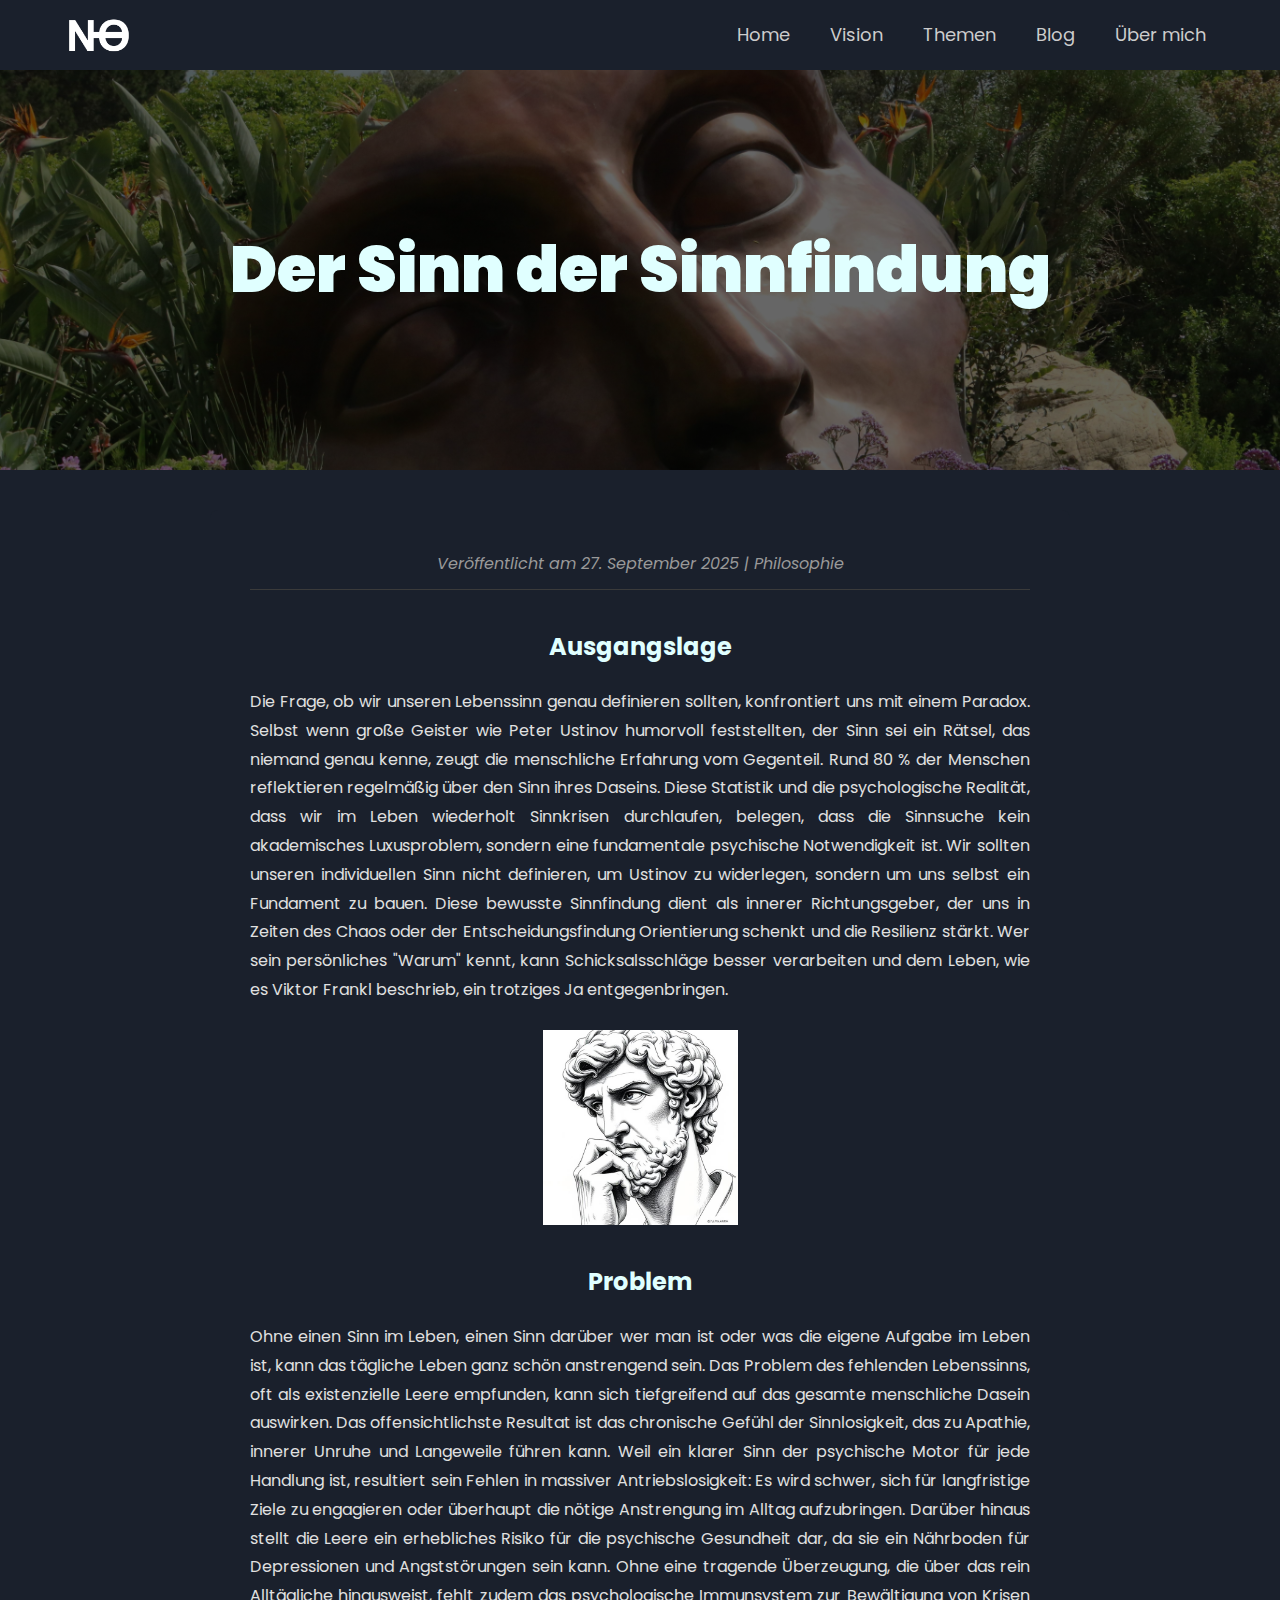
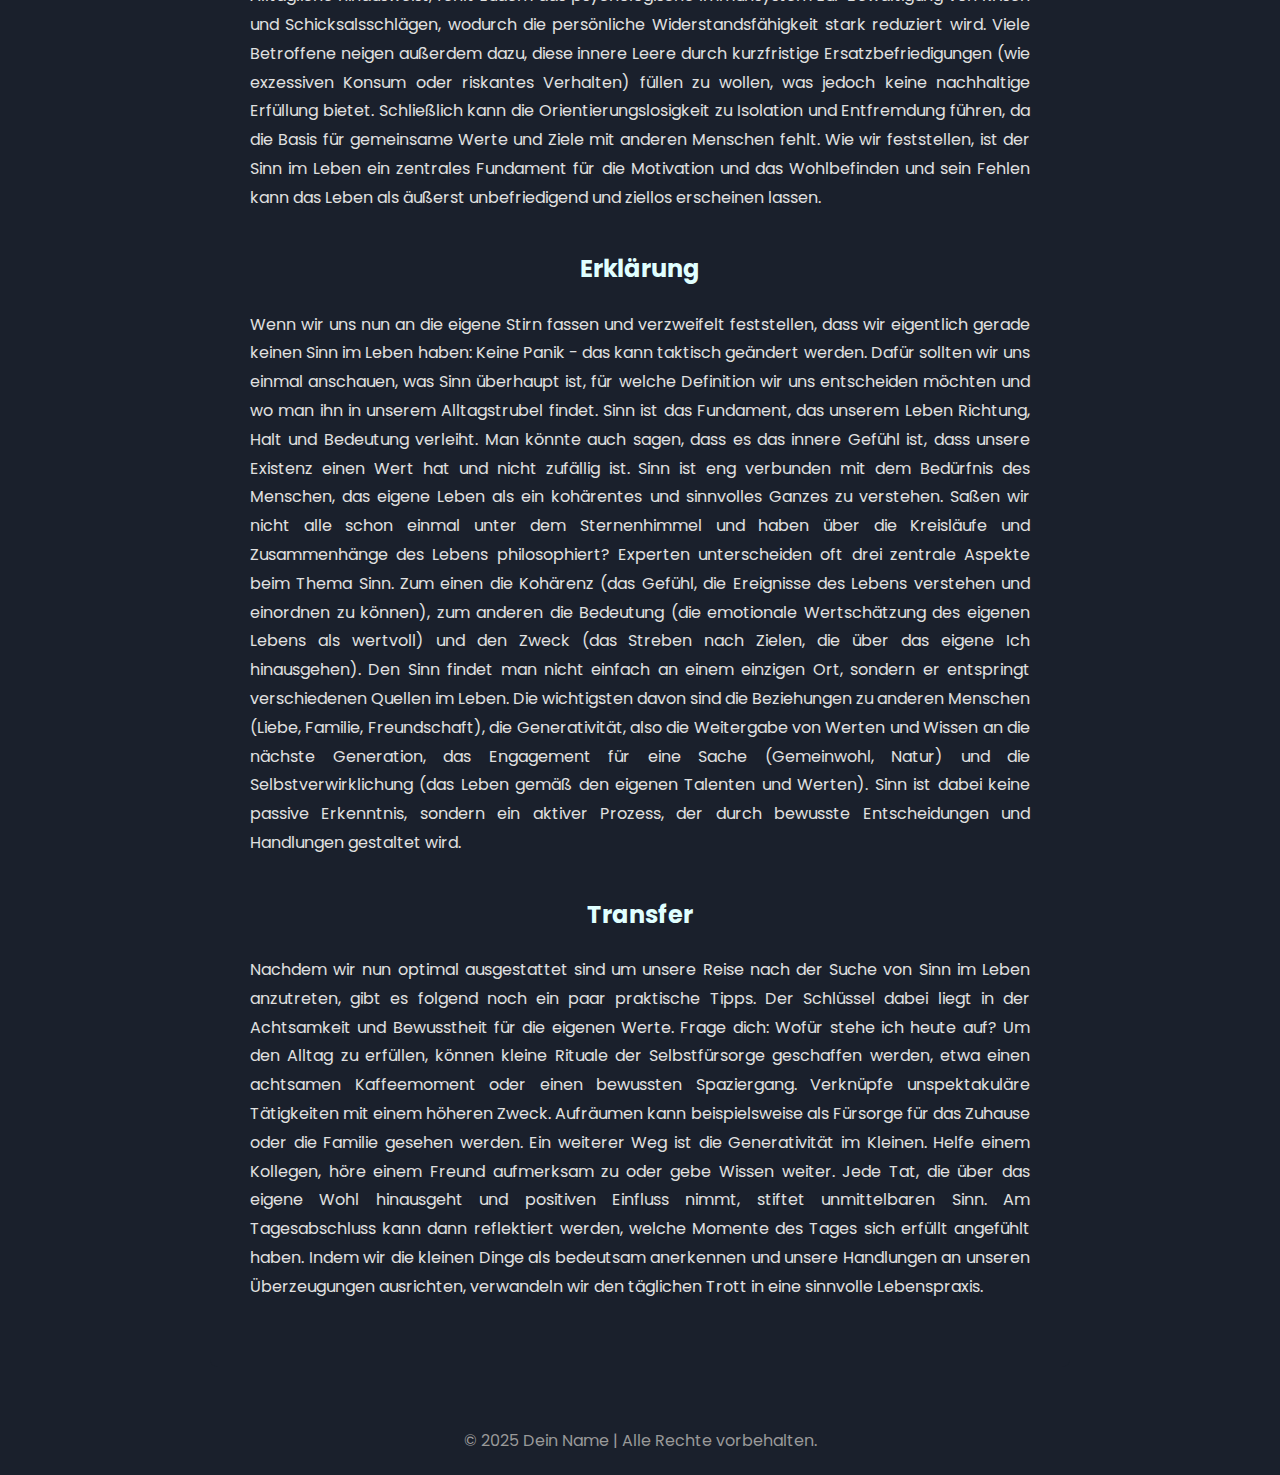
<file: b9.html>
<!DOCTYPE html>
<html lang="de">
<head>
    <meta charset="UTF-8">
    <meta name="viewport" content="width=device-width, initial-scale=1.0">
    <title>Der Sinn der Sinnfindung </title>

    <link href="https://fonts.googleapis.com/css2?family=Poppins:wght@300;400;700;900&display=swap" rel="stylesheet">

    <style>
        * {
            margin: 0;
            padding: 0;
            box-sizing: border-box;
        }

        body {
            /* Dunkler Hintergrund und Poppins-Schriftart */
            font-family: 'Poppins', sans-serif;
            line-height: 1.8; 
            background-color: #1a202c; 
            color: #e0e0e0; 
        }

        a {
            color: #00bfff;
            text-decoration: none;
        }

        /* ------------------------------------- */
        /* Navigationsleiste (Menü oben rechts)  */
        /* ------------------------------------- */
        .navbar {
            background: #1a202c; 
            padding: 15px 5%;
            font-size: 1.125rem;
             font-family: 'Poppins', sans-serif;
            display: flex;
            justify-content: space-between; /* Logo links, Menü rechts */
            align-items: center;
            box-shadow: 0 4px 8px rgba(0, 0, 0, 0.4);
        }

        /* HINWEIS: .h1 ist unnötig, da H1 bereits über .main-title gestylt wird */
        /* .h1 { font-size: 30px; } */ 

        .logo {
            font-size: 1.5em;
            font-weight: 700;
            color: #fff;
        }

        .nav-menu ul {
            list-style: none;
            display: flex;
        }

        .nav-menu li {
            margin-left: 20px;
        }

        .nav-menu a {
            color: #ccc;
            font-weight: 400;
            padding: 5px 10px;
        }

        .nav-menu a:hover, .nav-menu a.active {
            color: lightcyan;
        }


        /* ------------------------------------- */
        /* Header Bild und Titel (Mitte, Groß)   */
        /* ------------------------------------- */
        .header-image-container {
            height: 400px;
            background: 
                /* Überlagerung: Dunkelt das Bild ab (Schwarz, 40% Deckkraft) */
                linear-gradient(rgba(0, 0, 0, 0.6), rgba(0, 0, 0, 0.6)), 
                /* !!! Bildpfad hier anpassen !!! */
                url('pics/b9.jpg') center center no-repeat;
            background-size: cover;
            display: flex;
            justify-content: center;
             font-family: 'Poppins', sans-serif;
            align-items: center;
            text-align: center;
            margin-bottom: 40px;
        }

        .main-title {
            font-size: 4em; 
            color: lightcyan;
            font-family: 'Poppins', sans-serif;
            padding: 0 20px;
            font-weight: 900; 
            
        }


        /* ------------------------------------- */
        /* Blog Post Styling (Mittig & Blocksatz)*/
        /* ------------------------------------- */
        .blog-container {
            width: auto; 
            margin: 30px auto; /* Zentriert den Container */
            padding: 0 20px;
            max-width: 900px; /* HINZUFÜGT: Begrenzt die Breite für bessere Lesbarkeit */
        }

        .blog-post {
            background: #1a202c; 
            padding: 40px;
            border-radius: 8px;
            text-align: center; /* Zentriert den gesamten Inhalt */
        }

        .post-meta {
            color: #999;
            margin-bottom: 30px;
            font-style: italic;
            border-bottom: 1px solid #3a3a3a;
            padding-bottom: 10px;
            text-align: center;
        }

        .post-content {
            /* Stellt sicher, dass der Text linksbündig oder Blocksatz ist */
            display: block; /* ÄNDERUNG: 'inline-block' ist hier nicht nötig, 'block' ist sauberer */
            max-width: 100%;
            text-align: left; 
        }

        .post-content p {
            margin-bottom: 25px;
            /* Blocksatz */
            text-align: justify; 
        }

        .post-content h2 {
            color: lightcyan;
            margin-top: 35px;
            margin-bottom: 20px;
            text-align: center; 
        }

        .post-content ul {
            margin: 20px 0 20px 20px;
        }

        /* ------------------------------------- */
        /* Footer                                */
        /* ------------------------------------- */
        footer {
            text-align: center;
            padding: 20px;
            background: #1a202c;
            color: #999;
            margin-top: 40px;
        }
    </style>
</head>
<body>

    <header class="navbar">
       <img src="pics/Narco_Logo.PNG" width="70px" height="40px" alt="Firmenlogo" class="logo">
        <nav class="nav-menu">
            <ul>
                <li><a href="index.html">Home</a></li>
                <li><a href="index.html #vision" data-page="vision" class="nav-link">Vision</a></li>
                <li><a href="index.html #themen" data-page="themen" class="nav-link">Themen</a></li>
                <li><a href="index.html #blog" data-page="blog" class="nav-link">Blog</a></li>
                <li><a href="index.html #about" data-page="ablut" class="nav-link">Über mich</a></li>
            </ul>
        </nav>
    </header>

    <div class="header-image-container">
        <h1 class="main-title">Der Sinn der Sinnfindung </h1>
    </div>

    <main class="blog-container">

        <article class="blog-post">

            <p class="post-meta">
                Veröffentlicht am <time datetime="2025-10-03">27. September 2025</time> | Philosophie
            </p>

            <section class="post-content">
                <h2>Ausgangslage</h2>
                <p>Die Frage, ob wir unseren Lebenssinn genau definieren sollten, konfrontiert uns mit einem Paradox. Selbst wenn große Geister wie Peter Ustinov humorvoll feststellten, der Sinn sei ein Rätsel, das niemand genau kenne, zeugt die menschliche Erfahrung vom Gegenteil. Rund 80 % der Menschen reflektieren regelmäßig über den Sinn ihres Daseins. Diese Statistik und die psychologische Realität, dass wir im Leben wiederholt Sinnkrisen durchlaufen, belegen, dass die Sinnsuche kein akademisches Luxusproblem, sondern eine fundamentale psychische Notwendigkeit ist.
Wir sollten unseren individuellen Sinn nicht definieren, um Ustinov zu widerlegen, sondern um uns selbst ein Fundament zu bauen. Diese bewusste Sinnfindung dient als innerer Richtungsgeber, der uns in Zeiten des Chaos oder der Entscheidungsfindung Orientierung schenkt und die Resilienz stärkt. Wer sein persönliches "Warum" kennt, kann Schicksalsschläge besser verarbeiten und dem Leben, wie es Viktor Frankl beschrieb, ein trotziges Ja entgegenbringen.</p>
                    
                    
                    <div style="text-align: center;"> <img 
        src="pics/b_9.jpg" 
        alt="Kreativität"
        style="
            max-width: 25%; 
            height: auto; 
            display: block; 
            margin-left: auto; 
            margin-right: auto;
        ">
</div>   
                
                <h2>Problem</h2>
                <p>Ohne einen Sinn im Leben, einen Sinn darüber wer man ist oder was die eigene Aufgabe im Leben ist, kann das tägliche Leben ganz schön anstrengend sein. Das Problem des fehlenden Lebenssinns, oft als existenzielle Leere empfunden, kann sich tiefgreifend auf das gesamte menschliche Dasein auswirken. Das offensichtlichste Resultat ist das chronische Gefühl der Sinnlosigkeit, das zu Apathie, innerer Unruhe und Langeweile führen kann. Weil ein klarer Sinn der psychische Motor für jede Handlung ist, resultiert sein Fehlen in massiver Antriebslosigkeit: Es wird schwer, sich für langfristige Ziele zu engagieren oder überhaupt die nötige Anstrengung im Alltag aufzubringen. Darüber hinaus stellt die Leere ein erhebliches Risiko für die psychische Gesundheit dar, da sie ein Nährboden für Depressionen und Angststörungen sein kann. Ohne eine tragende Überzeugung, die über das rein Alltägliche hinausweist, fehlt zudem das psychologische Immunsystem zur Bewältigung von Krisen und Schicksalsschlägen, wodurch die persönliche Widerstandsfähigkeit stark reduziert wird. Viele Betroffene neigen außerdem dazu, diese innere Leere durch kurzfristige Ersatzbefriedigungen (wie exzessiven Konsum oder riskantes Verhalten) füllen zu wollen, was jedoch keine nachhaltige Erfüllung bietet. Schließlich kann die Orientierungslosigkeit zu Isolation und Entfremdung führen, da die Basis für gemeinsame Werte und Ziele mit anderen Menschen fehlt. Wie wir feststellen, ist der Sinn im Leben ein zentrales Fundament für die Motivation und das Wohlbefinden und sein Fehlen kann das Leben als äußerst unbefriedigend und ziellos erscheinen lassen.</p>
                    
                    <h2>Erklärung</h2>
<p>Wenn wir uns nun an die eigene Stirn fassen und verzweifelt feststellen, dass wir eigentlich gerade keinen Sinn im Leben haben: Keine Panik - das kann taktisch geändert werden. Dafür sollten wir uns einmal anschauen, was Sinn überhaupt ist, für welche Definition wir uns entscheiden möchten und wo man ihn in unserem Alltagstrubel findet.
Sinn ist das Fundament, das unserem Leben Richtung, Halt und Bedeutung verleiht. Man könnte auch sagen, dass es das innere Gefühl ist, dass unsere Existenz einen Wert hat und nicht zufällig ist. Sinn ist eng verbunden mit dem Bedürfnis des Menschen, das eigene Leben als ein kohärentes und sinnvolles Ganzes zu verstehen. Saßen wir nicht alle schon einmal unter dem Sternenhimmel und haben über die Kreisläufe und Zusammenhänge des Lebens philosophiert?
Experten unterscheiden oft drei zentrale Aspekte beim Thema Sinn. Zum einen die Kohärenz (das Gefühl, die Ereignisse des Lebens verstehen und einordnen zu können), zum anderen die Bedeutung (die emotionale Wertschätzung des eigenen Lebens als wertvoll) und den Zweck (das Streben nach Zielen, die über das eigene Ich hinausgehen).
Den Sinn findet man nicht einfach an einem einzigen Ort, sondern er entspringt verschiedenen Quellen im Leben. Die wichtigsten davon sind die Beziehungen zu anderen Menschen (Liebe, Familie, Freundschaft), die Generativität, also die Weitergabe von Werten und Wissen an die nächste Generation, das Engagement für eine Sache (Gemeinwohl, Natur) und die Selbstverwirklichung (das Leben gemäß den eigenen Talenten und Werten). Sinn ist dabei keine passive Erkenntnis, sondern ein aktiver Prozess, der durch bewusste Entscheidungen und Handlungen gestaltet wird.
 
 </p>
    
    
    <h2>Transfer</h2>
<p>Nachdem wir nun optimal ausgestattet sind um unsere Reise nach der Suche von Sinn im Leben anzutreten, gibt es folgend noch ein paar praktische Tipps. Der Schlüssel dabei liegt in der Achtsamkeit und Bewusstheit für die eigenen Werte. Frage dich: Wofür stehe ich heute auf?
Um den Alltag zu erfüllen, können kleine Rituale der Selbstfürsorge geschaffen werden, etwa einen achtsamen Kaffeemoment oder einen bewussten Spaziergang. Verknüpfe unspektakuläre Tätigkeiten mit einem höheren Zweck. Aufräumen kann beispielsweise als Fürsorge für das Zuhause oder die Familie gesehen werden. Ein weiterer Weg ist die Generativität im Kleinen. Helfe einem Kollegen, höre einem Freund aufmerksam zu oder gebe Wissen weiter. Jede Tat, die über das eigene Wohl hinausgeht und positiven Einfluss nimmt, stiftet unmittelbaren Sinn. Am Tagesabschluss kann dann reflektiert werden, welche Momente des Tages sich erfüllt angefühlt haben. Indem wir die kleinen Dinge als bedeutsam anerkennen und unsere Handlungen an unseren Überzeugungen ausrichten, verwandeln wir den täglichen Trott in eine sinnvolle Lebenspraxis.</p>



   

            </section>

        </article>

    </main>

    <footer>
        <p>&copy; 2025 Dein Name | Alle Rechte vorbehalten.</p>
    </footer>

</body>
</file>
